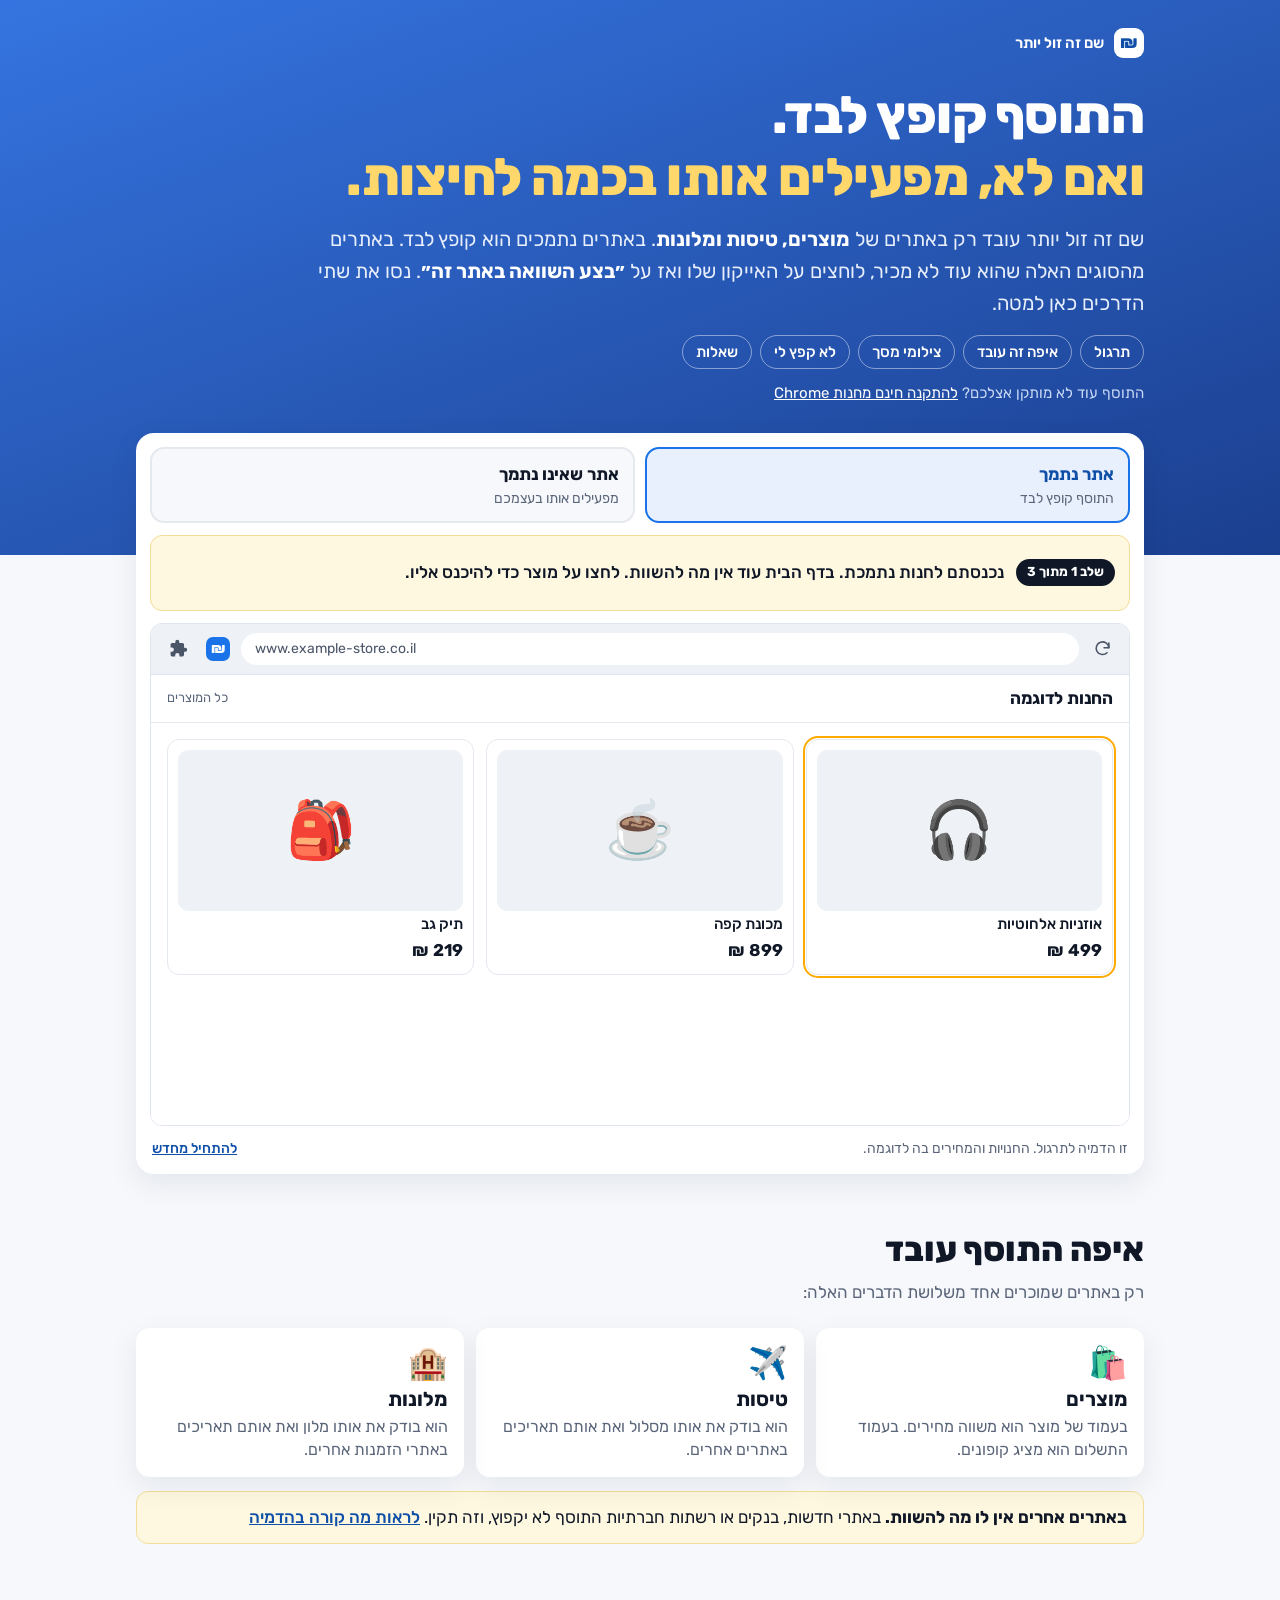
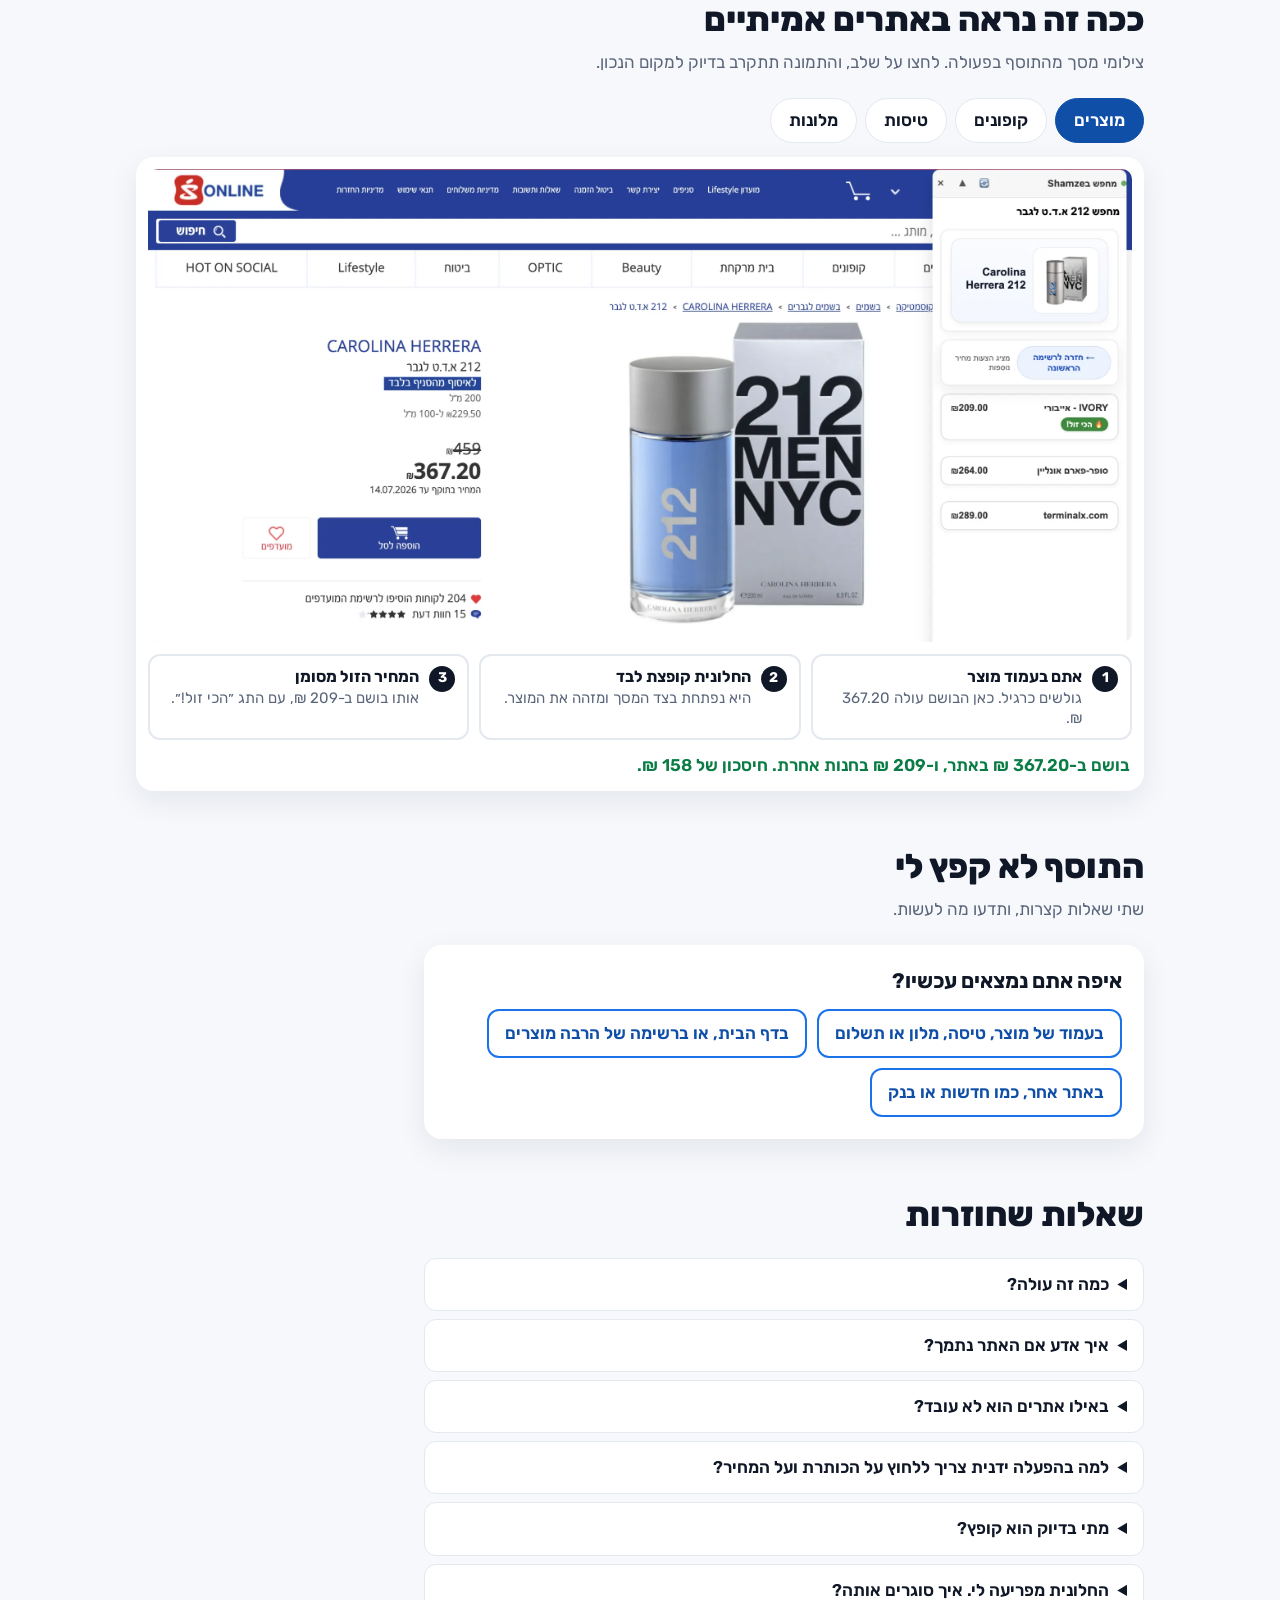
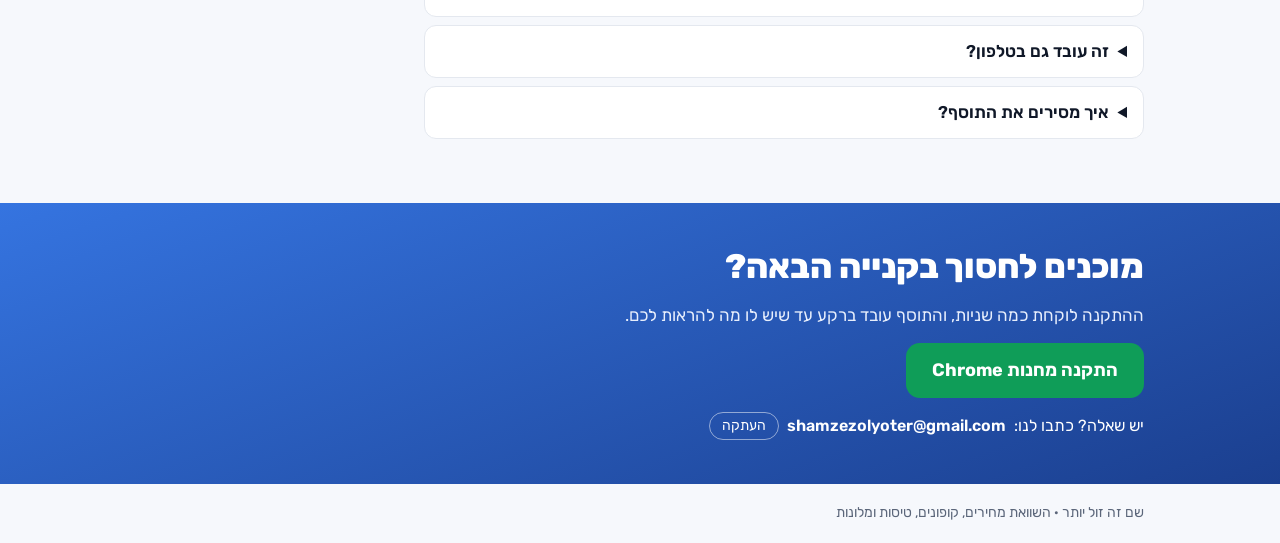
<file: guide/index.html>
<!doctype html>
<html lang="he" dir="rtl">
<head>
<meta charset="UTF-8">
<meta name="viewport" content="width=device-width, initial-scale=1.0, viewport-fit=cover">
<!--ARTIFACT-START-->
<title>מדריך שם זה זול יותר</title>
<meta name="claude:viewport-fit-sides" content="cover">
<meta name="description" content="מדריך קצר ואינטרקטיבי: התוסף עובד באתרים של מוצרים, טיסות ומלונות: הוא קופץ לבד באתרים נתמכים, ובאחרים מפעילים אותו מהאייקון דרך ״בצע השוואה באתר זה״.">
<link rel="stylesheet" href="https://fonts.googleapis.com/css2?family=Rubik:wght@400;500;600;700;800&display=swap">
<style>
/* Layout: blue brand band opens the page, the live browser simulator overlaps it, then real screenshots, troubleshooting, FAQ. */
:root {
  color-scheme: light;
  --brand: #1a73e8; --brand-dark: #0f4fa8; --brand-soft: #e8f0fe;
  --green: #0f9d58; --green-dark: #0b7c45; --green-soft: #e4f6ec;
  --yellow: #ffd76a;
  --ink: #101828; --muted: #5b667a; --line: #e4e8ef; --bg: #f6f8fc; --card: #fff;
  --chrome: #dfe5ee; --chrome-2: #eef1f6;
  --radius: 18px; --shadow: 0 10px 30px rgba(16,24,40,.08);
  --font: "Rubik", -apple-system, "Segoe UI", Arial, sans-serif;
}
* { box-sizing: border-box; }
[hidden] { display: none !important; }
html { scroll-behavior: smooth; }
img { max-width: 100%; }
body { margin: 0; background: var(--bg); color: var(--ink); font-family: var(--font); font-size: 17px; line-height: 1.6; }
.site { direction: rtl; text-align: right; overflow-x: clip; }
.wrap { max-width: 1040px; margin-inline: auto; padding-left: max(16px, env(safe-area-inset-left, 0px)); padding-right: max(16px, env(safe-area-inset-right, 0px)); }
h1, h2, h3 { line-height: 1.2; text-wrap: balance; margin: 0; }
p { margin: 0; }
button { font: inherit; color: inherit; cursor: pointer; background: none; border: 0; padding: 0; text-align: inherit; }
a { color: var(--brand-dark); }
:focus-visible { outline: 3px solid var(--yellow); outline-offset: 2px; border-radius: 6px; }
main :focus-visible { outline-color: var(--brand-dark); }

/* Hero */
.hero { background: linear-gradient(160deg, #3574e0, #1b3f8f); color: #fff; padding-block: 28px 150px; }
.brand { display: inline-flex; align-items: center; gap: 10px; font-weight: 600; font-size: 15px; }
.mark { display: inline-grid; place-items: center; width: 30px; height: 30px; border-radius: 9px; background: #fff; color: var(--brand-dark); font-weight: 800; font-size: 17px; }
.hero h1 { font-size: clamp(32px, 6vw, 52px); font-weight: 800; margin-top: 26px; letter-spacing: -.01em; }
.hero h1 em { font-style: normal; color: var(--yellow); }
.hero .lead { font-size: clamp(17px, 2.4vw, 20px); margin-top: 14px; max-width: 42em; color: #e7eefc; }
.q { font-weight: 700; color: #fff; white-space: nowrap; }
.hero .lead b { color: #fff; font-weight: 700; }
.jump { display: flex; flex-wrap: wrap; gap: 6px 8px; margin-top: 16px; }
.jump a { color: #fff; text-decoration: none; font-size: 15px; font-weight: 500; border: 1px solid rgba(255,255,255,.45); border-radius: 99px; padding: 4px 13px; }
.jump a:hover { background: rgba(255,255,255,.15); }
.hero-note { margin-top: 12px; font-size: 15px; color: #c9d8f5; }
.hero-note a { color: #fff; }

/* Simulator */
.sim { margin-top: -122px; background: var(--card); border-radius: var(--radius); box-shadow: var(--shadow); padding: 14px; display: grid; gap: 12px; position: relative; }
.sim-tabs { display: grid; grid-template-columns: 1fr 1fr; gap: 10px; }
.sim-tab { border: 2px solid var(--line); border-radius: 14px; padding: 12px 14px; background: var(--bg); display: grid; gap: 2px; transition: border-color .15s, background .15s; }
.sim-tab b { font-size: 17px; font-weight: 700; }
.sim-tab span { font-size: 14px; color: var(--muted); line-height: 1.35; }
.sim-tab:hover { border-color: #b8cdf3; }
.sim-tab[aria-selected="true"] { border-color: var(--brand); background: var(--brand-soft); }
.sim-tab[aria-selected="true"] b { color: var(--brand-dark); }

.sim-tab.ok b::after { content: " ✓"; color: var(--green-dark); }
.site-row { display: flex; flex-wrap: wrap; align-items: center; gap: 8px; font-size: 15px; color: var(--muted); }
.site-row button { border: 1px solid var(--line); border-radius: 99px; padding: 4px 14px; font-weight: 500; color: var(--ink); background: #fff; }
.site-row button:hover { border-color: var(--brand); }
.site-row button[aria-pressed="true"] { background: var(--ink); border-color: var(--ink); color: #fff; }
.guide { display: flex; gap: 12px; align-items: center; background: #fff8e1; border: 1px solid #f4dd98; border-radius: 12px; padding: 12px 14px; min-height: 76px; }
.guide.done { background: var(--green-soft); border-color: #a9e0c3; }
.guide-step { flex: none; font-size: 13px; font-weight: 700; background: var(--ink); color: #fff; border-radius: 99px; padding: 3px 11px; white-space: nowrap; }
.guide.done .guide-step { background: var(--green-dark); }
.guide-body { min-width: 0; flex: 1; }
.guide-text { font-weight: 500; line-height: 1.4; }
.guide-link { font-size: 14px; color: var(--brand-dark); text-decoration: underline; margin-top: 3px; display: inline-block; }
.guide-next { display: inline-block; margin-top: 7px; background: var(--green-dark); color: #fff; font-weight: 600; font-size: 15px; border-radius: 10px; padding: 6px 14px; }
@keyframes nudge { 25% { transform: translateX(-5px); } 75% { transform: translateX(5px); } }
.guide.nudge { animation: nudge .25s 2; }

/* Pretend browser */
.browser { border: 1px solid var(--chrome); border-radius: 12px; overflow: hidden; background: #fff; }
.toolbar { display: flex; align-items: center; gap: 6px; background: var(--chrome-2); padding: 8px 10px; border-bottom: 1px solid var(--chrome); }
.tb-ico { width: 34px; height: 34px; flex: none; display: grid; place-items: center; border-radius: 50%; color: #4a5568; position: relative; }
button.tb-ico:hover { background: var(--chrome); }
.tb-ico svg { width: 19px; height: 19px; }
.ext-ico { font-weight: 800; }
.ext-ico i { font-style: normal; display: grid; place-items: center; width: 24px; height: 24px; border-radius: 7px; background: var(--brand); color: #fff; font-size: 14px; }
.url { flex: 1; min-width: 0; background: #fff; border-radius: 99px; padding: 5px 14px; font-size: 14px; color: #4a5568; direction: ltr; text-align: left; white-space: nowrap; overflow: hidden; text-overflow: ellipsis; }
@keyframes pulse { 0% { box-shadow: 0 0 0 0 rgba(255,170,0,.85); } 70% { box-shadow: 0 0 0 13px rgba(255,170,0,0); } 100% { box-shadow: 0 0 0 0 rgba(255,170,0,0); } }
.hint { animation: pulse 1.4s infinite; outline: 2px solid #ffaa00; outline-offset: 1px; }
.tb-ico.hint { border-radius: 50%; }

.viewport { position: relative; height: 450px; overflow: hidden; background: #fff; }
.shop { height: 100%; overflow: hidden; display: flex; flex-direction: column; transition: padding .35s; }
.shop.room-right { padding-right: 290px; }
.shop.room-left { padding-left: 290px; }
.shop-head { display: flex; justify-content: space-between; align-items: center; gap: 10px; padding: 10px 16px; border-bottom: 1px solid var(--line); font-weight: 700; }
.shop-head small { font-weight: 400; color: var(--muted); font-size: 13px; }
.shop-body { padding: 16px; flex: 1; min-height: 0; }
.grid { display: grid; grid-template-columns: repeat(3, 1fr); gap: 12px; }
.tile { border: 1px solid var(--line); border-radius: 12px; padding: 10px; display: grid; grid-template-columns: minmax(0, 1fr); gap: 4px; background: #fff; min-width: 0; }
.tile:hover { border-color: var(--brand); }
.pic { display: grid; place-items: center; background: var(--chrome-2); border-radius: 10px; font-size: 56px; aspect-ratio: 16 / 9; line-height: 1; }
.product .pic { aspect-ratio: 4 / 3; }
.tile b { font-size: 15px; font-weight: 500; line-height: 1.25; }
.tile .cost { font-weight: 700; }
.product { display: flex; gap: 18px; max-width: 620px; flex-wrap: wrap; }
.product .pic { width: 190px; font-size: 80px; flex: none; }
.product h3 { font-size: 22px; font-weight: 700; }
.product .price { font-size: 30px; font-weight: 800; margin-block: 6px 10px; }
.product .note { color: var(--muted); font-size: 15px; }
.pick { border-radius: 8px; padding: 0 6px; display: block; }
.news h3 { font-size: 19px; font-weight: 700; }
.news p { color: var(--muted); margin-block: 2px 16px; }
.shop.selecting .shop-body { padding-top: 165px; }
.sel { position: absolute; top: 10px; left: 50%; transform: translateX(-50%); width: min(320px, calc(100% - 24px)); background: #fff; border-top: 4px solid #4CAF50; border-radius: 12px; padding: 12px 16px; box-shadow: 0 6px 18px rgba(16,24,40,.22); text-align: center; display: grid; gap: 4px; z-index: 3; line-height: 1.35; }
.sel small { color: #666; font-size: 13px; }
.sel b { font-weight: 700; overflow-wrap: anywhere; }
.sel-btns { display: flex; justify-content: center; gap: 14px; margin-top: 6px; }
.sel-v, .sel-x { width: 46px; height: 36px; border-radius: 8px; color: #fff; font-weight: 700; text-align: center; }
.sel-v { background: var(--green-dark); }
.sel-x { background: #c9372c; }
.fake-buy { display: inline-block; background: var(--ink); color: #fff; border-radius: 10px; padding: 8px 18px; font-weight: 600; font-size: 15px; }

/* The extension's side panel, drawn after the real one */
.panel { position: absolute; top: 0; bottom: 0; right: 0; width: min(290px, 76%); background: #fff; box-shadow: 0 0 26px rgba(16,24,40,.22); display: flex; flex-direction: column; transition: transform .35s cubic-bezier(.2,.8,.3,1); z-index: 2; }
.panel.left { right: auto; left: 0; }
.panel[hidden] { display: none; }
.panel.collapsed { bottom: auto; }
.panel.enter { transform: translateX(105%); }
.panel.left.enter { transform: translateX(-105%); }
.panel-head { display: flex; align-items: center; gap: 2px; padding: 8px 10px; background: var(--brand); color: #fff; font-weight: 600; font-size: 15px; }
.panel-head .t { flex: 1; min-width: 0; }
.ph-btn { width: 30px; height: 30px; flex: none; display: grid; place-items: center; border-radius: 8px; font-size: 14px; }
.ph-btn:hover { background: rgba(255,255,255,.2); }
.panel-body { padding: 10px; display: grid; gap: 8px; overflow: auto; align-content: start; flex: 1; }
.panel.collapsed .panel-body { display: none; }
.p-item { display: flex; gap: 10px; align-items: center; background: var(--brand-soft); border-radius: 12px; padding: 8px; font-weight: 600; font-size: 15px; line-height: 1.25; }
.p-item i { font-style: normal; font-size: 26px; }
.fld { display: grid; gap: 1px; border: 1px solid var(--line); border-radius: 9px; padding: 4px 10px; line-height: 1.3; }
.fld small { color: var(--muted); font-size: 12px; }
.offer { display: grid; grid-template-columns: 1fr auto; gap: 2px 8px; border: 1px solid var(--line); border-radius: 12px; padding: 9px 11px; width: 100%; background: #fff; box-shadow: 0 2px 6px rgba(16,24,40,.06); line-height: 1.3; }
button.offer:hover { border-color: var(--brand); }
.offer b { font-weight: 600; }
.offer .amt { font-weight: 700; }
.pill { justify-self: start; background: var(--green-dark); color: #fff; font-size: 12px; font-weight: 600; border-radius: 99px; padding: 1px 9px; }
.save { color: var(--green-dark); font-size: 13px; font-weight: 600; }
.scan { display: grid; gap: 8px; padding-block: 4px; color: var(--muted); font-size: 15px; }
.scan-bar { height: 44px; border-radius: 12px; background: linear-gradient(90deg, var(--chrome-2) 25%, #f8fafd 50%, var(--chrome-2) 75%); background-size: 200% 100%; animation: shine 1.1s linear infinite; }
@keyframes shine { to { background-position: -200% 0; } }

/* Extension popup and Chrome's puzzle menu */
.pop { position: absolute; top: 8px; left: 56px; width: min(260px, calc(100% - 24px)); background: #fff; border-radius: 14px; box-shadow: 0 12px 36px rgba(16,24,40,.28); padding: 14px; display: grid; gap: 10px; z-index: 3; }
.pop-brand { display: flex; align-items: center; gap: 8px; font-weight: 700; font-size: 15px; }
.pop-brand .mark { background: var(--brand); color: #fff; width: 26px; height: 26px; font-size: 14px; border-radius: 7px; }
.pop-green { background: #3d8b40; color: #fff; font-weight: 700; font-size: 15px; border-radius: 6px; padding: 9px 6px; text-align: center; width: 100%; }
.pop-green:hover { background: #2f7433; }
.pop-line { border: 1px solid #4CAF50; color: #3d8b40; font-weight: 700; font-size: 15px; border-radius: 6px; padding: 7px; text-align: center; }
.pop-title { font-size: 16px !important; color: var(--ink) !important; font-weight: 700 !important; }
.pop-steps { margin: 0; padding-inline-start: 20px; font-size: 14px; line-height: 1.45; }
.pop-error { color: #c9372c; font-weight: 700; text-align: center; font-size: 15px; line-height: 1.3; }
.ext-mark { background: var(--brand); color: #fff; width: 26px; height: 26px; font-size: 14px; border-radius: 7px; }
.pop-row { display: flex; align-items: center; gap: 8px; font-size: 15px; font-weight: 500; }
.pop-row .n { flex: 1; min-width: 0; }
.pin { width: 34px; height: 34px; border-radius: 50%; display: grid; place-items: center; flex: none; }
.pin:hover { background: var(--chrome-2); }
.pin svg { width: 18px; height: 18px; }
.pop h4 { margin: 0; font-size: 14px; color: var(--muted); font-weight: 500; }

.sim-foot { display: flex; justify-content: space-between; gap: 12px; flex-wrap: wrap; font-size: 14px; color: var(--muted); padding-inline: 2px; }
.restart { text-decoration: underline; color: var(--brand-dark); font-weight: 500; }

/* Sections */
section { padding-block: 56px 0; }
.sec-head { max-width: 44em; display: grid; gap: 8px; margin-bottom: 22px; }
h2 { font-size: clamp(26px, 4vw, 34px); font-weight: 800; }
.sec-head p { color: var(--muted); }

/* Where it works */
.kinds { display: grid; grid-template-columns: repeat(3, 1fr); gap: 12px; }
.kind { background: #fff; border-radius: 14px; box-shadow: var(--shadow); padding: 16px; display: grid; gap: 4px; align-content: start; min-width: 0; }
.kind-pic { font-size: 32px; line-height: 1.2; }
.kind h3 { font-size: 20px; font-weight: 700; }
.kind p { color: var(--muted); font-size: 16px; line-height: 1.45; }
.not-here { margin-top: 14px; background: #fff8e1; border: 1px solid #f4dd98; border-radius: 12px; padding: 12px 16px; }
.not-here b { font-weight: 700; }
.text-btn { color: var(--brand-dark); text-decoration: underline; font-weight: 500; }

/* Real screenshots */
.pills { display: flex; flex-wrap: wrap; gap: 8px; margin-bottom: 14px; }
.pill-tab { border: 1px solid var(--line); background: #fff; border-radius: 99px; padding: 8px 18px; font-weight: 600; }
.pill-tab:hover { border-color: var(--brand); }
.pill-tab[aria-selected="true"] { background: var(--brand-dark); border-color: var(--brand-dark); color: #fff; }
.shot { background: #fff; border-radius: var(--radius); box-shadow: var(--shadow); padding: 12px; display: grid; gap: 12px; }
.frame { position: relative; overflow: hidden; border-radius: 10px; background: var(--chrome-2); max-width: 100%; }
.frame img { position: absolute; top: 0; left: 0; width: 100%; height: 100%; max-width: none; transform-origin: 0 0; transition: transform .55s cubic-bezier(.3,.7,.2,1); display: block; }
.ring { position: absolute; border: 3px solid #ffaa00; border-radius: 10px; box-shadow: 0 0 0 2000px rgba(16,24,40,.42); transition: all .55s cubic-bezier(.3,.7,.2,1); pointer-events: none; }
.zoom-out { position: absolute; bottom: 10px; left: 10px; background: rgba(16,24,40,.85); color: #fff; font-size: 14px; font-weight: 500; border-radius: 99px; padding: 5px 14px; }
.steps { display: grid; grid-template-columns: repeat(3, 1fr); gap: 10px; }
.step { display: flex; gap: 10px; align-items: flex-start; border: 2px solid var(--line); border-radius: 12px; padding: 10px 12px; line-height: 1.35; min-width: 0; }
.step:hover { border-color: #b8cdf3; }
.step[aria-pressed="true"] { border-color: #ffaa00; background: #fff8e1; }
.step i { font-style: normal; flex: none; width: 26px; height: 26px; display: grid; place-items: center; border-radius: 50%; background: var(--ink); color: #fff; font-size: 14px; font-weight: 700; }
.step b { display: block; font-weight: 700; font-size: 16px; }
.step span { font-size: 15px; color: var(--muted); display: block; }
.shot-sum { font-weight: 600; color: var(--green-dark); padding-inline: 2px; }

/* Troubleshooter */
.helper { background: #fff; border-radius: var(--radius); box-shadow: var(--shadow); padding: 22px; display: grid; gap: 14px; max-width: 720px; }
.helper-q { font-size: 21px; font-weight: 700; line-height: 1.3; }
.helper-a { color: var(--ink); }
.helper-opts { display: flex; flex-wrap: wrap; gap: 10px; }
.opt { border: 2px solid var(--brand); color: var(--brand-dark); border-radius: 12px; padding: 9px 16px; font-weight: 600; }
.opt:hover { background: var(--brand-soft); }
.opt.solid { background: var(--brand); color: #fff; }
.opt.solid:hover { background: var(--brand-dark); }
.opt.quiet { border-color: var(--line); color: var(--muted); font-weight: 500; }

/* FAQ */
.faq { display: grid; gap: 8px; max-width: 720px; }
.faq details { background: #fff; border: 1px solid var(--line); border-radius: 12px; padding: 12px 16px; }
.faq summary { font-weight: 600; cursor: pointer; }
.faq details p { margin-top: 8px; color: #2f3a4d; }

/* Closing */
.end { margin-top: 64px; background: linear-gradient(160deg, #3574e0, #1b3f8f); color: #fff; padding-block: 44px; }
.end-in { display: grid; gap: 14px; justify-items: start; }
.end h2 { color: #fff; }
.end p { color: #e7eefc; max-width: 40em; }
.install { display: inline-block; background: var(--green); color: #fff; font-weight: 700; font-size: 18px; border-radius: 14px; padding: 13px 26px; text-decoration: none; }
.install:hover { background: var(--green-dark); }
.mail { display: flex; flex-wrap: wrap; align-items: center; gap: 8px; font-size: 16px; }
.mail code { font-family: inherit; font-weight: 600; direction: ltr; unicode-bidi: isolate; user-select: all; }
.copy { border: 1px solid rgba(255,255,255,.5); border-radius: 99px; padding: 2px 12px; font-size: 14px; color: #fff; }
.copy:hover { background: rgba(255,255,255,.15); }
footer { padding-block: 18px; font-size: 14px; color: var(--muted); }

@media (max-width: 720px) {
  body { font-size: 16px; }
  .hero { padding-block: 22px 140px; }
  .sim { padding: 10px; }
  .sim-tab { padding: 9px 10px; }
  .sim-tab b { font-size: 15px; line-height: 1.25; }
  .sim-tab span { font-size: 13px; }
  .guide { flex-direction: column; align-items: flex-start; gap: 6px; min-height: 112px; }
  .viewport { height: 420px; }
  .shop.room-right, .shop.room-left { padding: 0; }
  .shop-body { padding: 10px; }
  .grid { gap: 7px; }
  .tile { padding: 6px; }
  .tile b { font-size: 13px; }
  .tile .cost { font-size: 14px; }
  .pic { font-size: 34px; }
  .zoom-out { font-size: 12px; padding: 3px 10px; bottom: 6px; left: 6px; }
  .product .pic { width: 110px; font-size: 50px; }
  .product h3 { font-size: 18px; }
  .product .price { font-size: 23px; }
  .tb-ico.deco { display: none; }
  .pop { left: 8px; }
  .steps, .kinds { grid-template-columns: 1fr; }
  .shop.selecting .shop-body { padding-top: 175px; }
  .helper { padding: 16px; }
}
@media (prefers-reduced-motion: reduce) {
  html { scroll-behavior: auto; }
  *, *::before, *::after { animation: none !important; transition: none !important; }
}
</style>
<!--ARTIFACT-HEAD-END-->
</head>
<body>
<!--ARTIFACT-BODY-START-->
<div class="site" dir="rtl" lang="he">

<header class="hero">
  <div class="wrap">
    <div class="brand"><span class="mark" aria-hidden="true">₪</span> שם זה זול יותר</div>
    <h1>התוסף קופץ לבד.<br><em>ואם לא, מפעילים אותו בכמה לחיצות.</em></h1>
    <p class="lead">שם זה זול יותר עובד רק באתרים של <b>מוצרים, טיסות ומלונות</b>. באתרים נתמכים הוא קופץ לבד. באתרים מהסוגים האלה שהוא עוד לא מכיר, לוחצים על האייקון שלו ואז על <span class="q">״בצע השוואה באתר זה״</span>. נסו את שתי הדרכים כאן למטה.</p>
    <nav class="jump" aria-label="ניווט במדריך"><a href="#sim">תרגול</a><a href="#where">איפה זה עובד</a><a href="#real">צילומי מסך</a><a href="#help">לא קפץ לי</a><a href="#faq">שאלות</a></nav>
    <p class="hero-note">התוסף עוד לא מותקן אצלכם? <a href="https://chromewebstore.google.com/detail/neigoggljhfnodeneidndcflnclldnpm">להתקנה חינם מחנות Chrome</a></p>
  </div>
</header>

<main>
  <div class="wrap">
    <div class="sim" id="sim">
      <div class="sim-tabs" role="tablist" aria-label="בחירת סוג אתר">
        <button class="sim-tab" id="tab-auto" role="tab" aria-selected="true" data-act="scen" data-v="auto"><b>אתר נתמך</b><span>התוסף קופץ לבד</span></button>
        <button class="sim-tab" id="tab-manual" role="tab" aria-selected="false" data-act="scen" data-v="manual"><b>אתר שאינו נתמך</b><span>מפעילים אותו בעצמכם</span></button>
      </div>
      <div class="site-row" id="siteRow" hidden>
        <span>על איזה אתר לתרגל?</span>
        <button data-act="site" data-v="shop">חנות</button>
        <button data-act="site" data-v="hotel">מלונות</button>
        <button data-act="site" data-v="flight">טיסות</button>
        <button data-act="site" data-v="news">חדשות</button>
      </div>
      <div class="guide" id="guide" aria-live="polite">
        <span class="guide-step" id="guideStep"></span>
        <div class="guide-body"><div class="guide-text" id="guideText"></div><div id="guideExtra"></div></div>
      </div>
      <div class="browser">
        <div class="toolbar">
          <span class="tb-ico deco" aria-hidden="true"><svg viewBox="0 0 24 24" fill="none" stroke="currentColor" stroke-width="2" stroke-linecap="round" stroke-linejoin="round"><path d="M20 11a8 8 0 1 0-2.3 6.3"/><path d="M20 5v6h-6"/></svg></span>
          <div class="url" id="url"></div>
          <button class="tb-ico ext-ico" id="extIco" data-act="icon" aria-label="אייקון התוסף שם זה זול יותר"><i>₪</i></button>
          <button class="tb-ico" id="puzzle" data-act="puzzle" aria-label="תפריט התוספים של Chrome (חלק הפאזל)"><svg viewBox="0 0 24 24" fill="currentColor"><path d="M20.5 11H19V7a2 2 0 0 0-2-2h-4V3.5a2.5 2.5 0 0 0-5 0V5H4a2 2 0 0 0-2 2v3.8h1.5a2.7 2.7 0 0 1 0 5.4H2V20a2 2 0 0 0 2 2h3.8v-1.5a2.7 2.7 0 0 1 5.4 0V22H17a2 2 0 0 0 2-2v-4h1.5a2.5 2.5 0 0 0 0-5Z"/></svg></button>
        </div>
        <div class="viewport" id="viewport">
          <div class="shop" id="page"></div>
          <aside class="panel" id="panel" hidden aria-label="חלונית התוסף"></aside>
          <div class="sel" id="sel" hidden></div>
          <div class="pop" id="pop" hidden></div>
        </div>
      </div>
      <div class="sim-foot">
        <span>זו הדמיה לתרגול. החנויות והמחירים בה לדוגמה.</span>
        <button class="restart" data-act="restart">להתחיל מחדש</button>
      </div>
    </div>

    <section id="where">
      <div class="sec-head">
        <h2>איפה התוסף עובד</h2>
        <p>רק באתרים שמוכרים אחד משלושת הדברים האלה:</p>
      </div>
      <div class="kinds">
        <div class="kind"><span class="kind-pic" aria-hidden="true">🛍️</span><h3>מוצרים</h3><p>בעמוד של מוצר הוא משווה מחירים. בעמוד התשלום הוא מציג קופונים.</p></div>
        <div class="kind"><span class="kind-pic" aria-hidden="true">✈️</span><h3>טיסות</h3><p>הוא בודק את אותו מסלול ואת אותם תאריכים באתרים אחרים.</p></div>
        <div class="kind"><span class="kind-pic" aria-hidden="true">🏨</span><h3>מלונות</h3><p>הוא בודק את אותו מלון ואת אותם תאריכים באתרי הזמנות אחרים.</p></div>
      </div>
      <p class="not-here"><b>באתרים אחרים אין לו מה להשוות.</b> באתרי חדשות, בנקים או רשתות חברתיות התוסף לא יקפוץ, וזה תקין. <button class="text-btn" id="tryNews">לראות מה קורה בהדמיה</button></p>
    </section>

    <section id="real">
      <div class="sec-head">
        <h2>ככה זה נראה באתרים אמיתיים</h2>
        <p>צילומי מסך מהתוסף בפעולה. לחצו על שלב, והתמונה תתקרב בדיוק למקום הנכון.</p>
      </div>
      <div class="pills" role="tablist" aria-label="סוגי השוואה" id="pills"></div>
      <div class="shot">
        <div class="frame" id="frame"></div>
        <div class="steps" id="steps"></div>
        <p class="shot-sum" id="shotSum"></p>
      </div>
    </section>

    <section id="help">
      <div class="sec-head">
        <h2>התוסף לא קפץ לי</h2>
        <p>שתי שאלות קצרות, ותדעו מה לעשות.</p>
      </div>
      <div class="helper" id="helper" aria-live="polite"></div>
    </section>

    <section id="faq">
      <div class="sec-head"><h2>שאלות שחוזרות</h2></div>
      <div class="faq">
        <details><summary>כמה זה עולה?</summary><p>התוסף חינם לחלוטין, ולא צריך להירשם כדי להשתמש בו.</p></details>
        <details><summary>איך אדע אם האתר נתמך?</summary><p>לא צריך לבדוק מראש. אם התוסף קפץ, האתר נתמך. אם הוא לא קפץ באתר של מוצרים, טיסות או מלונות, לחצו על האייקון שלו ועל ״בצע השוואה באתר זה״.</p></details>
        <details><summary>באילו אתרים הוא לא עובד?</summary><p>בכל אתר שאין בו מוצר, טיסה או מלון, למשל חדשות, בנקים ורשתות חברתיות. באתר כזה תוצג ההודעה ״לא ניתן לבצע השוואה באתר זה״.</p></details>
        <details><summary>למה בהפעלה ידנית צריך ללחוץ על הכותרת ועל המחיר?</summary><p>באתר שהתוסף לא מכיר הוא עוד לא יודע איפה כתובים שם המוצר והמחיר שלו. שתי הלחיצות מראות לו מה לחפש. במלונות ובטיסות ממלאים במקום זה טופס קצר.</p></details>
        <details><summary>מתי בדיוק הוא קופץ?</summary><p>בעמוד של מוצר הוא משווה מחירים, בעמוד התשלום הוא מציג קופונים, ובחיפוש טיסה או מלון הוא בודק את אותם תאריכים באתרים אחרים.</p></details>
        <details><summary>החלונית מפריעה לי. איך סוגרים אותה?</summary><p>✕ סוגר אותה, ▲ ממזער אותה, והחץ מעביר אותה לצד השני של המסך. אפשר לנסות את כל אלה בהדמיה למעלה.</p></details>
        <details><summary>זה עובד גם בטלפון?</summary><p>התוסף מיועד לדפדפן Chrome במחשב. בטלפון אפשר לחפש מחירים וקופונים ב<a href="https://shamze.com/cupons.html">אתר של שם זה זול יותר</a>.</p></details>
        <details><summary>איך מסירים את התוסף?</summary><p>לחיצה ימנית על אייקון התוסף, ואז ״הסרה מ-Chrome״. אפשר להסיר בכל רגע.</p></details>
      </div>
    </section>
  </div>

  <div class="end">
    <div class="wrap end-in">
      <h2>מוכנים לחסוך בקנייה הבאה?</h2>
      <p>ההתקנה לוקחת כמה שניות, והתוסף עובד ברקע עד שיש לו מה להראות לכם.</p>
      <a class="install" href="https://chromewebstore.google.com/detail/neigoggljhfnodeneidndcflnclldnpm">התקנה מחנות Chrome</a>
      <div class="mail">יש שאלה? כתבו לנו: <code id="mailAddr">shamzezolyoter@gmail.com</code> <button class="copy" id="copyMail">העתקה</button></div>
    </div>
  </div>
</main>

<footer><div class="wrap">שם זה זול יותר · השוואת מחירים, קופונים, טיסות ומלונות</div></footer>
</div>

<script>
(function () {
  var $ = function (id) { return document.getElementById(id); };
  var money = function (n) { return n.toLocaleString('he-IL') + ' ₪'; };

  /* ---------- Simulator ---------- */
  var STORE_ITEMS = [
    { pic: '🎧', name: 'אוזניות אלחוטיות', price: 499, offers: [['חנות א׳', 379], ['חנות ב׳', 429], ['חנות ג׳', 459]] },
    { pic: '☕', name: 'מכונת קפה', price: 899, offers: [['חנות ב׳', 749], ['חנות ג׳', 799], ['חנות א׳', 849]] },
    { pic: '🎒', name: 'תיק גב', price: 219, offers: [['חנות ג׳', 159], ['חנות א׳', 179], ['חנות ב׳', 199]] }
  ];
  var SITES = {
    shop: { type: 'product', shop: 'החנות הקטנה של השכונה', url: 'www.neighborhood-shop.example/lamp',
      item: { pic: '💡', name: 'מנורת שולחן', price: 249, buy: 'הוספה לסל', offers: [['חנות ב׳', 189], ['חנות א׳', 215], ['חנות ג׳', 239]] } },
    hotel: { type: 'hotel', shop: 'מלונות קטנים', url: 'www.small-hotels.example/sea-hotel',
      item: { pic: '🏨', name: 'מלון הים', note: 'שבוע, 12.10 עד 19.10', price: 6100, buy: 'להזמנה', offers: [['אתר א׳', 5400], ['אתר ב׳', 5650], ['אתר ג׳', 5900]] },
      fields: [['עיר', 'תל אביב'], ['תאריך כניסה', '12.10.2026'], ['תאריך יציאה', '19.10.2026'], ['אורחים', '2']] },
    flight: { type: 'flight', shop: 'טיסות בקליק', url: 'www.click-flights.example/lca',
      item: { pic: '✈️', name: 'תל אביב–לרנקה', note: 'הלוך ושוב, 12.10 עד 19.10', price: 120, cur: '$', buy: 'להזמנה', offers: [['סוכנות א׳', 89], ['סוכנות ב׳', 97], ['סוכנות ג׳', 110]] },
      fields: [['מוצא', 'תל אביב (TLV)'], ['יעד', 'לרנקה (LCA)'], ['תאריך יציאה', '12.10.2026'], ['תאריך חזרה', '19.10.2026']] },
    news: { type: 'none', shop: 'חדשות היום', url: 'www.daily-news.example' }
  };
  var COMPARE_LABEL = 'בצע השוואה באתר זה';
  var TYPE_BUTTONS = [['product', 'השוואת מוצר'], ['hotel', 'השוואת מלונות'], ['flight', 'השוואת טיסות']];

  var s, timers = [], finished = {};
  function later(fn, ms) { timers.push(setTimeout(fn, ms)); }
  function clearTimers() { timers.forEach(clearTimeout); timers = []; }
  function priceOf(item, n) { return item.cur ? item.cur + n.toLocaleString('he-IL') : money(n); }

  function start(scen, opts) {
    opts = opts || {};
    clearTimers();
    var site = opts.site || 'shop';
    s = {
      scen: scen, site: site,
      item: scen === 'manual' ? SITES[site].item || null : null,
      stage: scen === 'manual' ? 'noPanel' : 'home',
      pinned: !opts.unpinned,
      panelSide: 'right', collapsed: false
    };
    if (scen === 'manual' && !s.pinned) s.stage = 'unpinned';
    draw();
  }

  function site() { return SITES[s.site]; }
  function inStages() { for (var i = 0; i < arguments.length; i++) if (s.stage === arguments[i]) return true; return false; }

  function pageHtml() {
    if (s.scen === 'auto' && !s.item) {
      return '<div class="shop-head"><span>החנות לדוגמה</span><small>כל המוצרים</small></div><div class="shop-body"><div class="grid">' +
        STORE_ITEMS.map(function (p, i) {
          return '<button class="tile' + (i === 0 ? ' hint' : '') + '" data-act="open" data-v="' + i + '"><span class="pic" aria-hidden="true">' + p.pic + '</span><b>' + p.name + '</b><span class="cost">' + money(p.price) + '</span></button>';
        }).join('') + '</div></div>';
    }
    if (s.scen === 'manual' && s.site === 'news') {
      return '<div class="shop-head"><span>חדשות היום</span></div><div class="shop-body news"><h3>מזג האוויר: גשם קל בסוף השבוע</h3><p>התחזית לימים הקרובים, עיר אחר עיר.</p><h3>הליגה חוזרת אחרי הפגרה</h3><p>כל מה שצריך לדעת לקראת המחזור הבא.</p></div>';
    }
    var p = s.item;
    var shop = s.scen === 'auto' ? 'החנות לדוגמה' : site().shop;
    var title = '<h3>' + p.name + '</h3>', price = '<div class="price">' + priceOf(p, p.price) + '</div>';
    if (s.stage === 'pickTitle') title = '<button class="pick hint" data-act="pickTitle"><h3>' + p.name + '</h3></button>';
    if (s.stage === 'pickPrice') price = '<button class="pick hint" data-act="pickPrice"><div class="price">' + priceOf(p, p.price) + '</div></button>';
    return '<div class="shop-head"><span>' + shop + '</span></div><div class="shop-body"><div class="product"><span class="pic" aria-hidden="true">' + p.pic + '</span><div>' + title + (p.note ? '<div class="note">' + p.note + '</div>' : '') + price + '<span class="fake-buy">' + (p.buy || 'הוספה לסל') + '</span></div></div></div>';
  }

  function panelHtml() {
    var p = s.item;
    var arrow = s.panelSide === 'right' ? '←' : '→';
    var head = '<div class="panel-head"><span class="t">שם זה זול יותר</span>' +
      '<button class="ph-btn" data-act="collapse" aria-label="' + (s.collapsed ? 'הרחבת החלונית' : 'מזעור החלונית') + '">' + (s.collapsed ? '▼' : '▲') + '</button>' +
      '<button class="ph-btn" data-act="side" aria-label="העברת החלונית לצד השני">' + arrow + '</button>' +
      '<button class="ph-btn" data-act="closePanel" aria-label="סגירת החלונית">✕</button></div>';
    if (s.stage === 'form') {
      var title = site().type === 'hotel' ? 'חיפוש מלונות ידני' : 'חיפוש טיסה ידני';
      return head + '<div class="panel-body"><b>' + title + '</b>' + site().fields.map(function (f) {
        return '<div class="fld"><small>' + f[0] + '</small><span>' + f[1] + '</span></div>';
      }).join('') + '<button class="pop-green hint" data-act="formSearch">חיפוש</button></div>';
    }
    var item = '<div class="p-item"><i aria-hidden="true">' + p.pic + '</i><span>' + p.name + '</span></div>';
    if (s.stage === 'scanning') {
      return head + '<div class="panel-body">' + item + '<div class="scan">מחפש באתרים אחרים…<div class="scan-bar"></div><div class="scan-bar"></div></div></div>';
    }
    var rows = p.offers.map(function (o, i) {
      var inner = '<b>' + o[0] + '</b><span class="amt">' + priceOf(p, o[1]) + '</span>' +
        (i === 0 ? '<span class="pill">הכי זול!</span>' : '<span></span>') +
        '<span class="save">חיסכון של ' + priceOf(p, p.price - o[1]) + '</span>';
      return i === 0
        ? '<button class="offer' + (s.stage === 'results' ? ' hint' : '') + '" data-act="buy">' + inner + '</button>'
        : '<div class="offer">' + inner + '</div>';
    }).join('');
    return head + '<div class="panel-body">' + item + rows + '</div>';
  }

  /* The popup and its dialogs follow the extension's own popup.html */
  function popHtml() {
    var error = s.stage === 'blocked' ? '<div class="pop-error">לא ניתן לבצע השוואה באתר זה</div>' : '';
    if (inStages('popup', 'blocked')) {
      return '<button class="pop-green' + (s.stage === 'popup' ? ' hint' : '') + '" data-act="compare">' + COMPARE_LABEL + '</button>' +
        '<span class="pop-line">המוצרים שלי</span><span class="pop-line">מדריך</span>' + error;
    }
    if (s.stage === 'type') {
      var want = site().type === 'none' ? 'product' : site().type;
      return '<h4 class="pop-title">מה תרצה להשוות?</h4>' + TYPE_BUTTONS.map(function (b) {
        return '<button class="pop-green' + (b[0] === want ? ' hint' : '') + '" data-act="chooseType" data-v="' + b[0] + '">' + b[1] + '</button>';
      }).join('');
    }
    if (s.stage === 'howto') {
      return '<h4 class="pop-title">כדי לבצע השוואה, יש לבצע:</h4><ol class="pop-steps"><li>להיכנס לעמוד מוצר</li><li>ללחוץ על ״עמוד מוצר פתוח״</li><li>ללחוץ על כותרת המוצר ולאשר (V)</li><li>ללחוץ על מחיר המוצר ולאשר (V)</li></ol>' +
        '<button class="pop-green hint" data-act="pageOpen">עמוד מוצר פתוח</button>';
    }
    if (s.stage === 'puzzle') {
      return '<h4>תוספים</h4><div class="pop-row"><span class="mark ext-mark" aria-hidden="true">₪</span><span class="n">שם זה זול יותר</span><button class="pin hint" data-act="pin" aria-label="הצמדת התוסף לסרגל"><svg viewBox="0 0 24 24" fill="currentColor"><path d="M16 3H8v2l1.5 1.5V12L6 15v2h5.2v5h1.6v-5H18v-2l-3.5-3V6.5L16 5V3Z"/></svg></button></div>';
    }
    return '';
  }

  /* The small panel the extension shows at the top of the page while picking title and price */
  function selHtml() {
    var p = s.item;
    switch (s.stage) {
      case 'pickTitle': return '<small>שלב 1 מתוך 2 · כותרת המוצר</small><b>לחץ על כותרת המוצר (Esc לביטול)</b>';
      case 'confirmTitle': return '<small>שלב 1 מתוך 2 · כותרת המוצר</small><b>כותרת המוצר: ' + p.name + '</b><div class="sel-btns"><button class="sel-v hint" data-act="okTitle" aria-label="אישור">V</button><button class="sel-x" data-act="noTitle" aria-label="בחירה מחדש">X</button></div>';
      case 'pickPrice': return '<small>שלב 2 מתוך 2 · מחיר המוצר</small><b>לחץ על מחיר המוצר (Esc לביטול)</b>';
      case 'confirmPrice': return '<small>שלב 2 מתוך 2 · מחיר המוצר</small><b>מחיר המוצר: ' + priceOf(p, p.price) + '</b><div class="sel-btns"><button class="sel-v hint" data-act="okPrice" aria-label="אישור">V</button><button class="sel-x" data-act="noPrice" aria-label="בחירה מחדש">X</button></div>';
      case 'saved': return '<b>ההשוואה הוגדרה לאתר זה</b>';
    }
    return '';
  }

  function stepLabel() {
    if (s.scen === 'auto') return 'שלב ' + (s.stage === 'home' ? 1 : s.stage === 'scanning' ? 2 : 3) + ' מתוך 3';
    var type = site().type;
    var map = type === 'product'
      ? { noPanel: 1, popup: 2, type: 3, howto: 4, pickTitle: 5, confirmTitle: 5, pickPrice: 6, confirmPrice: 6, saved: 7, scanning: 7, results: 7 }
      : type === 'none' ? { noPanel: 1, popup: 2, type: 3 }
      : { noPanel: 1, popup: 2, type: 3, form: 4, scanning: 5, results: 5 };
    var total = type === 'product' ? 7 : type === 'none' ? 3 : 5;
    return 'שלב ' + map[s.stage] + ' מתוך ' + total;
  }

  function guideFor() {
    var n = stepLabel(), type = s.scen === 'manual' ? site().type : 'product';
    switch (s.stage) {
      case 'home': return { n: n, t: 'נכנסתם לחנות נתמכת. בדף הבית עוד אין מה להשוות. לחצו על מוצר כדי להיכנס אליו.' };
      case 'noPanel':
        if (type === 'none') return { n: n, t: 'זה אתר חדשות, ולכן התוסף לא קפץ. נראה מה קורה אם בכל זאת מנסים. לחצו על אייקון התוסף, המסומן למעלה.' };
        return { n: n, t: 'התוסף לא קפץ, כי הוא עוד לא מכיר את האתר הזה. לחצו על אייקון התוסף, המסומן למעלה.', link: { act: 'unpin', label: 'אצלי לא מופיע אייקון כזה' } };
      case 'unpinned': return { n: 'איפה האייקון?', t: 'האייקון מוסתר בתוך תפריט התוספים של Chrome. לחצו על חלק הפאזל, המסומן למעלה.' };
      case 'puzzle': return { n: 'איפה האייקון?', t: 'לחצו על הנעץ שליד ״שם זה זול יותר״. כך האייקון יישאר תמיד ליד שורת הכתובת.' };
      case 'popup': return { n: n, t: 'נפתח החלון של התוסף. לחצו על ״' + COMPARE_LABEL + '״.' };
      case 'type':
        if (type === 'hotel') return { n: n, t: 'התוסף שואל מה להשוות. אנחנו באתר מלונות, אז לחצו על ״השוואת מלונות״.' };
        if (type === 'flight') return { n: n, t: 'התוסף שואל מה להשוות. אנחנו באתר טיסות, אז לחצו על ״השוואת טיסות״.' };
        return { n: n, t: 'התוסף שואל מה להשוות. לחצו על ״השוואת מוצר״.' };
      case 'blocked': return { n: 'זה בסדר', done: true, t: 'התוסף מציג ״לא ניתן לבצע השוואה באתר זה״, כי אין כאן מוצר להשוות. הוא מיועד לאתרים של מוצרים, טיסות ומלונות.', next: { act: 'site', v: 'shop', label: 'לתרגל על חנות' } };
      case 'howto': return { n: n, t: 'אתם כבר בעמוד המוצר, אז לחצו על ״עמוד מוצר פתוח״. החלון ייסגר ותעברו לעמוד עצמו.' };
      case 'pickTitle': return { n: n, t: 'התוסף צריך לדעת מה אתם מחפשים. לחצו על שם המוצר בעמוד, המסומן בכתום.' };
      case 'confirmTitle': return { n: n, t: 'בדקו שהכותרת נכונה ולחצו V. אם נבחר טקסט אחר, לחצו X ובחרו שוב.' };
      case 'pickPrice': return { n: n, t: 'עכשיו לחצו על מחיר המוצר בעמוד.' };
      case 'confirmPrice': return { n: n, t: 'בדקו שהמחיר נכון ולחצו V.' };
      case 'saved': return { n: n, t: 'התוסף למד איפה נמצאים השם והמחיר, ועכשיו הוא מחפש באתרים אחרים.' };
      case 'form': return { n: n, t: 'נפתח טופס חיפוש בצד המסך. באתר אמיתי ממלאים בו את הפרטים. כאן הם כבר מולאו, אז לחצו על ״חיפוש״.' };
      case 'scanning':
        if (s.scen === 'auto') return { n: n, t: 'רק נכנסתם לעמוד המוצר, והתוסף כבר קופץ לבד בצד המסך. אין צורך ללחוץ על שום דבר.' };
        return { n: n, t: 'התוסף מחפש באתרים אחרים.' };
      case 'results': return { n: n, t: 'אלה המחירים באתרים אחרים. לחצו על המחיר המסומן ״הכי זול״.' };
      case 'done':
        var a = s.scen === 'auto';
        return { n: 'סיימתם', done: true, t: 'מעולה! עברתם ל' + s.item.offers[0][0] + ' וחסכתם ' + priceOf(s.item, s.item.price - s.item.offers[0][1]) + '.',
          next: a ? { act: 'scen', v: 'manual', label: 'ואם האתר לא נתמך? נסו את זה' } : { act: 'goWhere', label: 'להמשיך במדריך' } };
      case 'closed': return { n: 'החלונית סגורה', t: 'סגרתם את החלונית, והעמוד נשאר פתוח לפניכם.', next: { act: 'restart', label: 'לנסות שוב' } };
    }
  }

  function draw() {
    var isHome = s.scen === 'auto' && !s.item, manual = s.scen === 'manual';
    $('tab-auto').setAttribute('aria-selected', !manual);
    $('tab-manual').setAttribute('aria-selected', manual);
    $('tab-auto').classList.toggle('ok', !!finished.auto);
    $('tab-manual').classList.toggle('ok', !!finished.manual);
    $('siteRow').hidden = !manual;
    [].forEach.call($('siteRow').querySelectorAll('[data-v]'), function (b) {
      b.setAttribute('aria-pressed', b.dataset.v === s.site);
    });
    $('url').textContent = manual ? site().url : 'www.example-store.co.il' + (isHome ? '' : '/product');
    $('page').innerHTML = pageHtml();

    var ext = $('extIco'), puz = $('puzzle');
    ext.hidden = !s.pinned;
    ext.classList.toggle('hint', s.stage === 'noPanel');
    puz.classList.toggle('hint', s.stage === 'unpinned');

    var showPanel = inStages('form', 'scanning', 'results', 'done');
    var panel = $('panel');
    panel.hidden = !showPanel;
    if (showPanel) {
      panel.innerHTML = panelHtml();
      panel.classList.toggle('left', s.panelSide === 'left');
      panel.classList.toggle('collapsed', s.collapsed);
    }
    $('page').className = 'shop';
    if (showPanel) $('page').classList.add(s.panelSide === 'right' ? 'room-right' : 'room-left');

    var sel = selHtml();
    $('sel').hidden = !sel;
    $('sel').innerHTML = sel;
    if (sel) $('page').classList.add('selecting');

    var pop = popHtml();
    $('pop').hidden = !pop;
    $('pop').innerHTML = pop;

    var g = guideFor(), box = $('guide');
    box.classList.toggle('done', !!g.done);
    $('guideStep').textContent = g.n;
    $('guideText').textContent = g.t;
    var extra = '';
    if (g.link) extra = '<button class="guide-link" data-act="' + g.link.act + '">' + g.link.label + '</button>';
    if (g.next) extra = '<button class="guide-next" data-act="' + g.next.act + '"' + (g.next.v ? ' data-v="' + g.next.v + '"' : '') + '>' + g.next.label + '</button>';
    $('guideExtra').innerHTML = extra;
  }

  function slideInPanel() {
    var panel = $('panel');
    panel.classList.add('enter');
    panel.getBoundingClientRect();
    panel.classList.remove('enter');
  }

  function openPanel(wait) {
    s.stage = 'scanning'; s.collapsed = false;
    draw(); slideInPanel();
    later(function () { s.stage = 'results'; draw(); }, wait);
  }

  var actions = {
    scen: function (el) { start(el.dataset.v); },
    site: function (el) { start('manual', { site: el.dataset.v, unpinned: s.scen === 'manual' && !s.pinned }); },
    restart: function () { start(s.scen, { site: s.site }); },
    open: function (el) {
      s.item = STORE_ITEMS[+el.dataset.v];
      s.stage = 'scanning';
      draw(); $('panel').hidden = true; $('page').className = 'shop';
      later(function () { draw(); slideInPanel(); }, 700);
      later(function () { s.stage = 'results'; draw(); }, 3000);
    },
    icon: function () {
      if (s.stage === 'noPanel') { s.stage = 'popup'; draw(); return; }
      if (inStages('popup', 'type', 'howto', 'blocked')) { s.stage = 'noPanel'; draw(); return; }
      nudge();
    },
    compare: function () { s.stage = 'type'; draw(); },
    chooseType: function (el) {
      var type = site().type, v = el.dataset.v;
      if (type === 'none' && v === 'product') { s.stage = 'blocked'; draw(); return; }
      if (v !== type) { nudge(); return; }
      if (v === 'product') { s.stage = 'howto'; draw(); return; }
      s.stage = 'form'; s.collapsed = false; draw(); slideInPanel();
    },
    formSearch: function () { s.stage = 'scanning'; draw(); later(function () { s.stage = 'results'; draw(); }, 1500); },
    pageOpen: function () { s.stage = 'pickTitle'; draw(); },
    pickTitle: function () { s.stage = 'confirmTitle'; draw(); },
    noTitle: function () { s.stage = 'pickTitle'; draw(); },
    okTitle: function () { s.stage = 'pickPrice'; draw(); },
    pickPrice: function () { s.stage = 'confirmPrice'; draw(); },
    noPrice: function () { s.stage = 'pickPrice'; draw(); },
    okPrice: function () { s.stage = 'saved'; draw(); later(function () { openPanel(1500); }, 1300); },
    puzzle: function () {
      if (s.stage === 'unpinned') { s.stage = 'puzzle'; draw(); return; }
      if (s.stage === 'puzzle') { s.stage = 'unpinned'; draw(); return; }
      nudge();
    },
    pin: function () { s.pinned = true; s.stage = 'noPanel'; draw(); },
    unpin: function () { start('manual', { site: s.site, unpinned: true }); },
    buy: function () { if (s.stage === 'results') { finished[s.scen] = true; s.stage = 'done'; draw(); } },
    closePanel: function () { clearTimers(); s.stage = 'closed'; draw(); },
    collapse: function () { s.collapsed = !s.collapsed; draw(); },
    side: function () { s.panelSide = s.panelSide === 'right' ? 'left' : 'right'; draw(); },
    goWhere: function () { $('where').scrollIntoView(); }
  };

  function nudge() {
    var g = $('guide');
    g.classList.remove('nudge');
    g.getBoundingClientRect();
    g.classList.add('nudge');
  }

  $('sim').addEventListener('click', function (e) {
    var el = e.target.closest('[data-act]');
    if (el) { actions[el.dataset.act](el); return; }
    if (e.target.closest('.viewport')) nudge();
  });

  document.addEventListener('keydown', function (e) {
    if (e.key === 'Escape' && inStages('pickTitle', 'confirmTitle', 'pickPrice', 'confirmPrice')) { s.stage = 'noPanel'; draw(); }
  });

  $('tryNews').addEventListener('click', function () {
    start('manual', { site: 'news' });
    $('sim').scrollIntoView();
  });

  /* ---------- Real screenshots with guided zoom ---------- */
  var SHOTS = [
    { id: 'products', label: 'מוצרים', w: 2890, h: 1388, alt: 'חלונית השוואת המחירים של התוסף בצד עמוד מוצר של בושם',
      sum: 'בושם ב-367.20 ₪ באתר, ו-209 ₪ בחנות אחרת. חיסכון של 158 ₪.',
      steps: [
        { t: 'אתם בעמוד מוצר', d: 'גולשים כרגיל. כאן הבושם עולה 367.20 ₪.', r: [21, 56, 15, 14], z: 2.3 },
        { t: 'החלונית קופצת לבד', d: 'היא נפתחת בצד המסך ומזהה את המוצר.', r: [80, 0, 20, 78], z: 1.25 },
        { t: 'המחיר הזול מסומן', d: 'אותו בושם ב-209 ₪, עם התג ״הכי זול!״.', r: [80.5, 47, 18.5, 30], z: 2.6 }
      ] },
    { id: 'coupons', label: 'קופונים', w: 2980, h: 1650, alt: 'התוסף מציג קוד קופון בעמוד התשלום, וההנחה מופיעה בסיכום ההזמנה',
      sum: 'קוד NEW10 הוריד 50.99 ₪ מהסל, בלי לחפש כלום.',
      steps: [
        { t: 'מגיעים לעמוד התשלום', d: 'התוסף קופץ עם הקופון של האתר ועם התנאים שלו.', r: [78, 0, 22, 54], z: 1.8 },
        { t: 'זה הקוד', d: 'זה הקוד שמזינים בעמוד התשלום.', r: [79, 26, 20.5, 9], z: 3 },
        { t: 'ההנחה נכנסת לסיכום', d: 'מזינים אותו בשדה הקופון, והמחיר יורד.', r: [7, 43, 26, 25], z: 2.4 }
      ] },
    { id: 'flights', label: 'טיסות', w: 3010, h: 1650, alt: 'חלונית השוואת הטיסות של התוסף לצד עמוד הזמנת טיסה',
      sum: 'תל אביב–לרנקה הלוך ושוב מ-$71, מתוך 169 טיסות שנמצאו.',
      steps: [
        { t: 'החלונית קופצת בזמן ההזמנה', d: 'אפשר להמשיך לגלוש באתר כרגיל.', r: [1.5, 0, 21.5, 96], z: 1.04 },
        { t: 'המסלול כבר מולא', d: 'התוסף מזהה לבד את היעד ואת התאריכים.', r: [1.5, 8, 21.5, 23], z: 2.6 },
        { t: 'הטיסה הזולה ראשונה', d: 'הלוך ושוב ב-$71, עם התג ״הכי זול״.', r: [2.5, 36, 20, 20], z: 2.8 }
      ] },
    { id: 'hotels', label: 'מלונות', w: 2994, h: 1523, alt: 'חלונית השוואת המלונות של התוסף לצד תוצאות חיפוש מלון',
      sum: '6,156 ₪ לשבוע באתר, מול 5,497 ₪ כולל ארוחת בוקר. חיסכון של 659 ₪.',
      steps: [
        { t: 'המחיר באתר', d: 'שבוע במלון, 6,156 ₪ לכל השהייה.', r: [14, 51.5, 9, 10], z: 3 },
        { t: 'החלונית קופצת לבד', d: 'אותו מלון ואותם תאריכים, באתרי הזמנות אחרים.', r: [78, 0, 22, 75], z: 1.3 },
        { t: 'המחיר לכל השהייה', d: '5,497 ₪ ל-7 לילות, כולל ארוחת בוקר.', r: [79, 61, 20, 14], z: 3 }
      ] }
  ];

  var frame = $('frame'), cur = 0;
  frame.innerHTML = SHOTS.map(function (x) {
    return '<img id="img-' + x.id + '" src="img/' + x.id + '.webp" alt="' + x.alt + '" width="' + x.w + '" height="' + x.h + '" hidden>';
  }).join('') + '<div class="ring" id="ring" hidden></div><button class="zoom-out" id="zoomOut" hidden>לתמונה המלאה</button>';
  $('pills').innerHTML = SHOTS.map(function (x, i) {
    return '<button class="pill-tab" role="tab" data-i="' + i + '">' + x.label + '</button>';
  }).join('');

  function clamp(v, lo, hi) { return Math.max(lo, Math.min(hi, v)); }

  function focusStep(idx) {
    var x = SHOTS[cur], img = $('img-' + x.id), ring = $('ring');
    [].forEach.call($('steps').children, function (b, i) { b.setAttribute('aria-pressed', i === idx); });
    if (idx === null) {
      img.style.transform = 'none';
      ring.hidden = true; $('zoomOut').hidden = true;
      return;
    }
    var st = x.steps[idx], r = st.r, z = st.z;
    var tx = clamp(50 - (r[0] + r[2] / 2) * z, 100 - 100 * z, 0);
    var ty = clamp(50 - (r[1] + r[3] / 2) * z, 100 - 100 * z, 0);
    img.style.transform = 'translate(' + tx + '%,' + ty + '%) scale(' + z + ')';
    ring.hidden = false; $('zoomOut').hidden = false;
    ring.style.left = (tx + r[0] * z) + '%';
    ring.style.top = (ty + r[1] * z) + '%';
    ring.style.width = (r[2] * z) + '%';
    ring.style.height = (r[3] * z) + '%';
  }

  function showShot(i) {
    cur = i;
    var x = SHOTS[i];
    SHOTS.forEach(function (o) { var im = $('img-' + o.id); im.hidden = o !== x; im.style.transform = 'none'; });
    frame.style.aspectRatio = x.w + ' / ' + x.h;
    [].forEach.call($('pills').children, function (b, n) { b.setAttribute('aria-selected', n === i); });
    $('steps').innerHTML = x.steps.map(function (st, n) {
      return '<button class="step" data-n="' + n + '" aria-pressed="false"><i>' + (n + 1) + '</i><div><b>' + st.t + '</b><span>' + st.d + '</span></div></button>';
    }).join('');
    $('shotSum').textContent = x.sum;
    focusStep(null);
  }

  $('pills').addEventListener('click', function (e) {
    var b = e.target.closest('[data-i]');
    if (b) showShot(+b.dataset.i);
  });
  $('steps').addEventListener('click', function (e) {
    var b = e.target.closest('[data-n]');
    if (b) focusStep(+b.dataset.n);
  });
  $('zoomOut').addEventListener('click', function () { focusStep(null); });

  /* ---------- "It didn't pop up" helper ---------- */
  var HELP = {
    start: { q: 'איפה אתם נמצאים עכשיו?', opts: [
      ['בעמוד של מוצר, טיסה, מלון או תשלום', 'page'],
      ['בדף הבית, או ברשימה של הרבה מוצרים', 'home'],
      ['באתר אחר, כמו חדשות או בנק', 'other'] ] },
    other: { q: 'כאן התוסף לא אמור לקפוץ', a: 'הוא עובד רק באתרים של מוצרים, טיסות ומלונות. כשתגיעו לאתר כזה, הוא יופיע או שתוכלו להפעיל אותו ידנית.', sim: ['manual', false, 'לראות את זה בהדמיה', 'news'], opts: [] },
    home: { q: 'היכנסו לעמוד של מוצר אחד', a: 'התוסף צריך לדעת מה אתם מחפשים. לחצו על המוצר שמעניין אתכם, וחכו כמה שניות.', opts: [
      ['נכנסתי, והוא עדיין לא קפץ', 'page'], ['קפץ!', 'yay'] ] },
    page: { q: 'אתם רואים את אייקון התוסף ליד שורת הכתובת?', opts: [
      ['כן, אני רואה אותו', 'icon'], ['לא', 'pin'] ] },
    icon: { q: 'מפעילים אותו ידנית', a: 'כנראה התוסף עוד לא מכיר את האתר. לחצו על האייקון ועל ״בצע השוואה באתר זה״, ובחרו מוצר, מלונות או טיסות.', sim: ['manual', false, 'לתרגל את זה בהדמיה'], opts: [
      ['זה עבד', 'yay'], ['זה לא עבד', 'mail'] ] },
    pin: { q: 'מצמידים את האייקון', a: 'לחצו על חלק הפאזל ליד שורת הכתובת, ואז על הנעץ שליד ״שם זה זול יותר״. לא מוצאים אותו ברשימה? כנראה התוסף לא מותקן.', sim: ['manual', true, 'לתרגל את זה בהדמיה'], opts: [
      ['הצמדתי, מה עכשיו?', 'icon'], ['התוסף לא מותקן', 'install'] ] },
    install: { q: 'מתקינים את התוסף', a: 'ההתקנה חינם ולוקחת כמה שניות. היא נעשית מחנות Chrome, בלחיצה על ״הוספה ל-Chrome״.', link: ['https://chromewebstore.google.com/detail/neigoggljhfnodeneidndcflnclldnpm', 'לחנות Chrome'], opts: [] },
    yay: { q: 'מצוין!', a: 'מעכשיו זה מה שיקרה: באתר נתמך התוסף קופץ לבד, ובאתר שהוא לא מכיר מפעילים אותו מהאייקון.', opts: [] },
    mail: { q: 'זה כבר עלינו', a: 'כתבו לנו לכתובת shamzezolyoter@gmail.com, וציינו באיזה אתר זה קרה.', opts: [] }
  };

  function drawHelp(key) {
    var n = HELP[key], h = '<div class="helper-q">' + n.q + '</div>';
    if (n.a) h += '<p class="helper-a">' + n.a + '</p>';
    h += '<div class="helper-opts">';
    if (n.sim) h += '<button class="opt solid" data-sim="' + n.sim[0] + '" data-unpin="' + n.sim[1] + '" data-site="' + (n.sim[3] || 'shop') + '">' + n.sim[2] + '</button>';
    if (n.link) h += '<a class="opt solid" style="text-decoration:none" href="' + n.link[0] + '">' + n.link[1] + '</a>';
    n.opts.forEach(function (o) { h += '<button class="opt" data-go="' + o[1] + '">' + o[0] + '</button>'; });
    if (key !== 'start') h += '<button class="opt quiet" data-go="start">להתחיל מחדש</button>';
    h += '</div>';
    $('helper').innerHTML = h;
  }

  $('helper').addEventListener('click', function (e) {
    var b = e.target.closest('button');
    if (!b) return;
    if (b.dataset.go) { drawHelp(b.dataset.go); return; }
    if (b.dataset.sim) {
      start(b.dataset.sim, { unpinned: b.dataset.unpin === 'true', site: b.dataset.site });
      $('sim').scrollIntoView();
    }
  });

  /* ---------- Copy address ---------- */
  $('copyMail').addEventListener('click', function () {
    var btn = this, addr = $('mailAddr').textContent;
    function selectIt() {
      var r = document.createRange(); r.selectNodeContents($('mailAddr'));
      var sel = getSelection(); sel.removeAllRanges(); sel.addRange(r);
    }
    if (!navigator.clipboard) { selectIt(); return; }
    navigator.clipboard.writeText(addr).then(function () {
      btn.textContent = 'הועתק';
      setTimeout(function () { btn.textContent = 'העתקה'; }, 1800);
    }, selectIt);
  });

  start('auto');
  showShot(0);
  drawHelp('start');
})();
</script>
<!--ARTIFACT-BODY-END-->
</body>
</html>
</file>
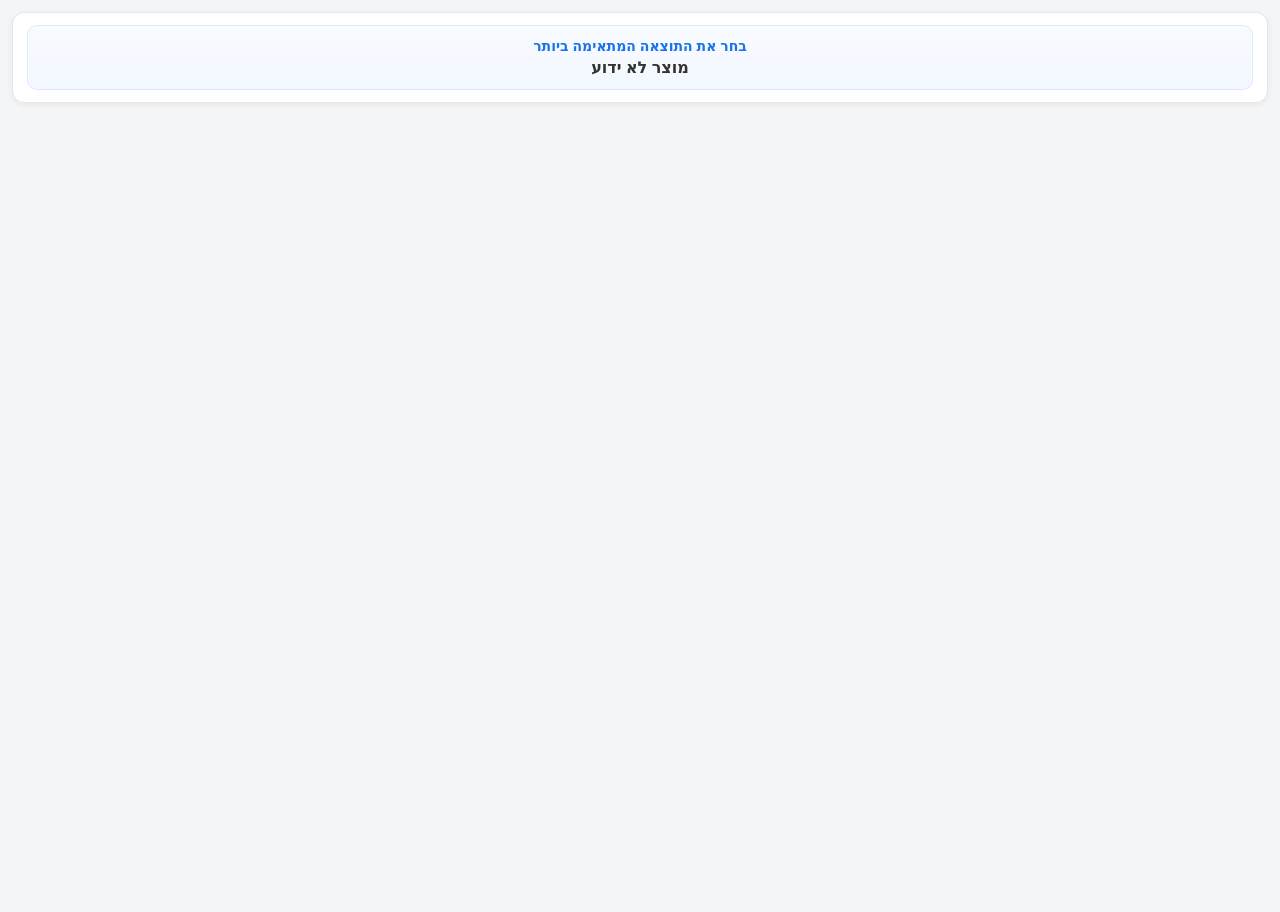
<file: sidesite.html>
<!DOCTYPE html>
<html lang="he" dir="rtl">

<head>
  <meta charset="UTF-8" />
  <meta name="viewport" content="width=device-width, initial-scale=1, viewport-fit=cover">
  <title>תוצאות חיפוש</title>

  <script>
    // הצגת טקסט דינמי בתוך HTML בלי שיתפרש כקוד (הגנה מ-XSS)
    const esc = s => String(s ?? '').replace(/[&<>"']/g, c => ({'&':'&amp;','<':'&lt;','>':'&gt;','"':'&quot;',"'":'&#39;'}[c]));

    // ===== GA GLOBAL =====
    const GA_MEASUREMENT_ID = 'G-PK1VZL0FDV';
    const GA_API_SECRET = '18bejCGgSeqXmtcUnvPoIQ';
    const DEBUG = false;

    const getClientId = () => {
      const existing = localStorage.getItem("client_id");
      if (existing) return existing;
      const newId = self.crypto.randomUUID();
      localStorage.setItem("client_id", newId);
      return newId;
    };

    const sendGAEvent = async (eventName, params = {}) => {
      const endpoint = DEBUG
        ? 'https://www.google-analytics.com/debug/mp/collect'
        : 'https://www.google-analytics.com/mp/collect';

      const body = {
        client_id: getClientId(),
        events: [{
          name: eventName,
          params: {
            engagement_time_msec: 100,
            page_title: document.title,
            page_location: location.href,
            ...params
          }
        }]
      };

      try {
        const res = await fetch(`${endpoint}?measurement_id=${GA_MEASUREMENT_ID}&api_secret=${GA_API_SECRET}`, {
          method: 'POST',
          body: JSON.stringify(body)
        });
        const result = DEBUG ? await res.json() : await res.text();
        console.log("📤 GA Event sent:", eventName, params);
        if (DEBUG) console.log("📤 GA Response:", result);
      } catch (err) {
        console.error("❌ Failed to send GA event:", err);
      }
    };

    // page_view עם פרמטרים מה-URL
    (async () => {
      const urlParamsInit = new URLSearchParams(window.location.search);
      const eventName = urlParamsInit.get('event') || 'page_view';
      const eventParams = {};
      for (const [key, value] of urlParamsInit.entries()) {
        if (key !== 'event') eventParams[key] = isNaN(value) ? value : Number(value);
      }
      sendGAEvent(eventName, eventParams);
    })();
  </script>

  <style>
    :root {
      --card-bg: #ffffff;
      --card-br: #e7e7e9;
      --card-shadow: 0 2px 6px rgba(0, 0, 0, .06);
      --card-shadow-hover: 0 10px 24px rgba(0, 0, 0, .12);
      --pill-bg: #eef5ff;
      --pill-fg: #0a3a90;
      --title: #0f172a;
      --brand: #1a73e8;
      --muted: #666;
      --grad-hero: linear-gradient(180deg, #f9fbff 0%, #f2f6ff 100%);
    }

    * {
      box-sizing: border-box
    }

    html,
    body {
      height: 100%
    }

    body {
      font-family: Arial, system-ui, -apple-system, Segoe UI, Roboto, sans-serif;
      margin: 0;
      padding: 0;
      background: #f4f5f7;
      color: #222;
      -webkit-font-smoothing: antialiased;
      -moz-osx-font-smoothing: grayscale;
    }

    /* Header (first list header) */
    .product-header {
      border: 1px solid var(--card-br);
      padding: 12px 14px;
      margin: 12px;
      background: var(--card-bg);
      border-radius: 12px;
      box-shadow: var(--card-shadow)
    }

    .product-header-callout {
      background: linear-gradient(180deg, #f8fbff 0%, #f3f7ff 100%);
      border: 1px solid #dfe8ff;
      border-radius: 10px;
      padding: 12px;
      text-align: center
    }

    .product-header-callout .instruction {
      font-size: clamp(12px, 2.8vw, 14px);
      margin: 0 0 4px;
      color: var(--brand);
      font-weight: 600
    }

    .product-header-callout .product-summary {
      font-size: clamp(13px, 3.2vw, 16px);
      color: #333
    }

    .product-header-callout .product-summary .price {
      margin-right: 8px;
      color: #555;
      font-size: clamp(12px, 2.9vw, 14px)
    }

    /* Sort */
    .sort-container {
      display: flex;
      align-items: center;
      justify-content: space-between;
      gap: 10px;
      margin: 8px 12px 0
    }

    .sort-section select {
      padding: 8px 10px;
      border: 1px solid #dcdcdc;
      border-radius: 10px;
      background: #fff;
      font-size: clamp(12px, 3vw, 13px);
      color: #333;
      cursor: pointer;
      outline: none;
      transition: border-color .2s, box-shadow .2s;
      min-width: 140px
    }

    .sort-section select:hover {
      border-color: var(--brand)
    }

    .sort-section select:focus {
      border-color: var(--brand);
      box-shadow: 0 0 0 3px rgba(26, 115, 232, .12)
    }

    /* Loading */
    .loading-container {
      text-align: center;
      margin: 18px
    }

    .loading-spinner {
      border: 4px solid #f3f3f3;
      border-top: 4px solid #3498db;
      border-radius: 50%;
      width: 40px;
      height: 40px;
      animation: spin 1s linear infinite;
      margin: 10px auto
    }

    @keyframes spin {
      to {
        transform: rotate(360deg)
      }
    }

    /* Results list */
    .search-results {
      display: flex;
      flex-direction: column;
      gap: 12px;
      margin: 12px
    }

    /* Product card (first list) */
    .product {
      display: grid;
      grid-template-columns: 112px 1fr auto;
      /* מעט קטן כברירת מחדל */
      gap: 12px;
      align-items: center;
      border: 1px solid var(--card-br);
      background: var(--card-bg);
      border-radius: 14px;
      padding: 12px;
      box-shadow: var(--card-shadow);
      transition: transform .22s ease, box-shadow .22s ease, border-color .22s ease;
      cursor: pointer;
      position: relative;
      isolation: isolate;
    }

    .product:hover {
      transform: translateY(-2px);
      box-shadow: var(--card-shadow-hover);
      border-color: #d7d7da;
    }

    /* Image wrapper with BIGGER hover grow (first list) */
    .product-figure {
      width: 112px;
      aspect-ratio: 1/1;
      border-radius: 12px;
      overflow: hidden;
      background: radial-gradient(120% 120% at 0% 0%, #f9fbff 0%, #eef2ff 50%, #eaeefc 100%);
      display: flex;
      align-items: center;
      justify-content: center;
      position: relative;
    }

    .product-figure img {
      width: 100%;
      height: 100%;
      object-fit: contain;
      transform: scale(.9);
      transition: transform .35s cubic-bezier(.22, .61, .36, 1), filter .35s;
      will-change: transform;
    }

    @media (hover:hover) {
      .product:hover .product-figure img {
        transform: scale(1.35);
        filter: drop-shadow(0 6px 14px rgba(0, 0, 0, .18));
      }
    }

    .product-title {
      margin: 0;
      line-height: 1.25;
      color: var(--title);
      font-weight: 800;
      font-size: clamp(12px, 3.6vw, 16px);
      display: -webkit-box;
      -webkit-line-clamp: 2;
      -webkit-box-orient: vertical;
      overflow: hidden;
      transition: all 0.3s ease;
      /* הוסף מעבר חלק */
    }

    /* הוסף כלל חדש: */
    .product:hover .product-title {
      -webkit-line-clamp: unset;
      /* מבטל את ההגבלה */
      overflow: visible;
      display: block;
      /* משנה מ-webkit-box לבלוק רגיל */
    }

    /* Price on the right */
    .price-col {
      display: flex;
      align-items: center;
      justify-content: flex-start;
      align-self: stretch;
    }

    .price-pill {
      font-size: clamp(11px, 3.2vw, 15px);
      font-weight: 800;
      background: var(--pill-bg);
      color: var(--pill-fg);
      border: 1px solid #d7e5ff;
      padding: 6px 10px;
      border-radius: 999px;
      white-space: nowrap;
      box-shadow: inset 0 0 0 1px #eaf1ff;
    }

    .show-more-button {
      display: block;
      margin: 6px auto 4px;
      padding: 10px 18px;
      background: var(--brand);
      color: #fff;
      border: none;
      border-radius: 10px;
      cursor: pointer;
      font-size: clamp(13px, 3.2vw, 15px);
      transition: background-color .2s
    }

    .show-more-button:hover {
      background: #1558b3
    }

    /* Offer view: sticky back toolbar */
    .offers-toolbar {
      position: sticky;
      top: 8px;
      z-index: 60;
      margin: 12px;
      padding: 8px 10px;
      border: 1px solid var(--card-br);
      background: #fff;
      border-radius: 12px;
      box-shadow: 0 8px 24px rgba(0, 0, 0, .08);
      display: flex;
      align-items: center;
      gap: 10px;
    }

    .back-chip {
      display: inline-flex;
      align-items: center;
      gap: 8px;
      border: 1px solid #cfe0ff;
      background: #eaf2ff;
      color: #1356c9;
      border-radius: 999px;
      padding: 8px 12px;
      font-size: clamp(12px, 3vw, 14px);
      font-weight: 800;
      cursor: pointer;
    }

    .back-chip:hover {
      background: #dce9ff;
    }

    /* === Minimal Offers Hero (image + name + original price only) === */
    .offers-hero {
      margin: 12px;
      border: 1px solid var(--card-br);
      background: var(--grad-hero);
      border-radius: 16px;
      box-shadow: var(--card-shadow);
      padding: 14px;
      display: grid;
      grid-template-columns: 180px 1fr;
      gap: 14px;
      align-items: center;
    }

    .offers-hero-figure {
      width: 180px;
      aspect-ratio: 1/1;
      border-radius: 14px;
      overflow: hidden;
      background: #ffffff;
      display: flex;
      align-items: center;
      justify-content: center;
      border: 1px solid #e6e9f5;
      position: relative;
    }

    .offers-hero-figure img {
      width: 100%;
      height: 100%;
      object-fit: contain;
      transform: scale(0.96);
      transition: transform .35s cubic-bezier(.22, .61, .36, 1), filter .35s;
      will-change: transform;
    }

    @media (hover:hover) {
      .offers-hero-figure:hover img {
        transform: scale(1.15);
        filter: drop-shadow(0 10px 22px rgba(0, 0, 0, .16));
      }
    }

    .offers-hero-main {
      min-width: 0;
    }

    .offers-hero-title {
      margin: 0 0 6px;
      color: var(--title);
      font-weight: 900;
      line-height: 1.2;
      /* קטן יותר במובייל צר, ועדיין קריא במסכים רחבים */
      font-size: clamp(15px, 4.2vw, 22px);
      display: -webkit-box;
      -webkit-line-clamp: 2;
      -webkit-box-orient: vertical;
      overflow: hidden;
    }

    .offers-hero-price {
      margin: 0;
      color: #0a3a90;
      font-weight: 900;
      font-size: clamp(12px, 3.2vw, 14px);
      background: #eef5ff;
      display: inline-block;
      padding: 6px 10px;
      border-radius: 999px;
      border: 1px solid #d8e5ff;
    }

    /* Offer cards */
    .loading-section {
      text-align: center;
      padding: 30px;
      color: #444;
      font-size: clamp(12px, 3.2vw, 15px)
    }

    .offer-card {
      border: 1px solid #d6d6d6;
      border-radius: 12px;
      padding: 12px 14px;
      margin: 0 12px 12px;
      background: #fff;
      box-shadow: var(--card-shadow);
      cursor: pointer;
      transition: all .2s
    }

    .offer-card:hover {
      background-color: #f5faff;
      box-shadow: var(--card-shadow-hover)
    }

    .offer-details {
      display: flex;
      justify-content: space-between;
      align-items: center;
      font-size: clamp(12px, 3.2vw, 15px);
      color: #333;
      font-weight: 800
    }

    .savings {
      margin-top: 6px;
      font-size: clamp(11px, 3vw, 13px);
      font-weight: 800
    }

    .savings.good {
      color: #0c8b31
    }

    .savings.bad {
      color: #c62828
    }

    .savings.neutral {
      color: #777
    }

    .ship-wrap {
      display: flex;
      flex-direction: column;
      align-items: flex-end;
      text-align: end;
      margin-top: 2px
    }

    .ship-line {
      display: block;
      font-size: clamp(11px, 3vw, 13px);
      font-weight: 600;
      color: #475569;
      white-space: nowrap
    }

    .cheapest-tag {
      margin-top: 6px;
      display: inline-block;
      background-color: #0c8b31;
      color: #fff;
      padding: 2px 8px;
      font-size: clamp(11px, 2.8vw, 12px);
      border-radius: 999px;
      font-weight: 800;
      box-shadow: 0 1px 3px rgba(0, 0, 0, .1)
    }

    /* Skeleton + CTA blur */
    .results-skeleton {
      position: relative;
      margin: 12px
    }

    .results-skeleton.blur .product {
      filter: blur(3px);
      pointer-events: none
    }

    .skeleton-product {
      border: 1px solid var(--card-br);
      padding: 12px;
      display: flex;
      align-items: center;
      background: var(--card-bg);
      border-radius: 14px;
      box-shadow: var(--card-shadow);
      margin-bottom: 12px;
      gap: 12px
    }

    .skeleton-thumb {
      width: 112px;
      height: 112px;
      border-radius: 12px;
      background: #eee
    }

    .skeleton-text {
      flex: 1
    }

    .skeleton-line {
      height: 14px;
      margin: 6px 0;
      background: #eee;
      border-radius: 8px
    }

    .skeleton-line.w1 {
      width: 70%
    }

    .skeleton-line.w2 {
      width: 45%
    }

    .overlay-continue {
      position: absolute;
      inset: 0;
      display: flex;
      align-items: center;
      justify-content: center;
      background: rgba(255, 255, 255, .8);
      backdrop-filter: blur(2px);
      border-radius: 12px
    }

    .overlay-card {
      background: #fff;
      border: 1px solid #d6d6d6;
      border-radius: 12px;
      padding: 14px 16px;
      box-shadow: 0 8px 24px rgba(0, 0, 0, .12);
      text-align: center;
      max-width: 360px
    }

    .overlay-card h4 {
      margin: 0 0 8px;
      color: #333;
      font-size: clamp(14px, 3.6vw, 16px)
    }

    .overlay-card p {
      margin: 0 0 12px;
      color: #666;
      font-size: clamp(12px, 3.2vw, 14px)
    }

    .overlay-btn {
      display: inline-block;
      padding: 10px 16px;
      background: var(--brand);
      color: #fff;
      border: none;
      border-radius: 10px;
      cursor: pointer;
      font-size: clamp(13px, 3.2vw, 15px)
    }

    .overlay-btn:hover {
      background: #1558b3
    }

    /* Mobile-first tightening for very small iframes */
    @media (max-width:420px) {
      .product {
        grid-template-columns: 92px 1fr auto;
        padding: 10px;
        gap: 10px;
      }

      .product-figure {
        width: 92px;
      }

      .search-results {
        gap: 10px;
      }

      .offers-hero {
        grid-template-columns: 150px 1fr;
        gap: 12px;
        padding: 12px;
      }

      .offers-hero-figure {
        width: 150px;
      }
    }

    @media (max-width:360px) {
      .product {
        grid-template-columns: 84px 1fr;
        grid-template-rows: auto auto;
      }

      .price-col {
        grid-column: 1 / -1;
      }

      .product-figure {
        width: 84px;
      }

      .offers-hero {
        grid-template-columns: 1fr;
      }

      .offers-hero-figure {
        width: 100%;
        max-width: 320px;
        justify-self: center;
      }

      .offers-hero-main {
        text-align: center;
      }
    }
  </style>
</head>

<body>
  <div id="productHeader" class="product-header"></div>

  <div id="loadingContainer" class="loading-container" style="display:none;">
    <div class="loading-spinner"></div>
    <p>אוספים מוצרים מכל האתרים, זה יכול לקחת עד <span id="countdown">10</span> שניות...</p>
  </div>

  <!-- Sticky back toolbar mount -->
  <div id="offersToolbarMount"></div>

  <div id="searchResults" class="search-results"></div>

  <script>
    // ===== מונה טעינות אוטומטיות ללא קליק =====
    const AUTOLOADS_KEY = 'autoloads_without_click';
    const AUTOLOADS_LIMIT = 5;
    function getAutoloadsCount() { return parseInt(localStorage.getItem(AUTOLOADS_KEY) || '0', 10); }
    function setAutoloadsCount(n) { localStorage.setItem(AUTOLOADS_KEY, String(n)); }
    function incAutoloadsCount() { setAutoloadsCount(getAutoloadsCount() + 1); }
    function resetAutoloads() { setAutoloadsCount(0); }
    function shouldAutoSearch() { return getAutoloadsCount() < AUTOLOADS_LIMIT; }

    // ===== קאש חיפושים (LRU עד 5) =====
    const SEARCH_CACHE_KEY = 'search_results_cache_v1';
    const SEARCH_CACHE_LIMIT = 5;

    function loadCache() { try { return JSON.parse(localStorage.getItem(SEARCH_CACHE_KEY) || '[]'); } catch { return []; } }
    function saveCache(entries) { localStorage.setItem(SEARCH_CACHE_KEY, JSON.stringify(entries.slice(0, SEARCH_CACHE_LIMIT))); }
    function normalizeQuery(q) { return (q || '').trim().toLowerCase(); }
    function cleanPriceString(priceStr) { if (!priceStr) return null; return parseFloat(priceStr.replace(/[^\d.]/g, '')); }
    function buildSearchKey(query) {
      const q = normalizeQuery(query);
      const p = cleanPriceString(getUrlParameter('price')) || 0;
      return `${q}__${p}`;
    }
    function getFromCache(key) {
      const entries = loadCache();
      const idx = entries.findIndex(e => e.key === key);
      if (idx > -1) {
        const hit = entries[idx];
        entries.splice(idx, 1);
        entries.unshift(hit);
        saveCache(entries);
        return hit.results;
      }
      return null;
    }
    function putInCache(key, results) {
      const entries = loadCache();
      const existIdx = entries.findIndex(e => e.key === key);
      if (existIdx > -1) entries.splice(existIdx, 1);
      entries.unshift({ key, results, ts: Date.now() });
      if (entries.length > SEARCH_CACHE_LIMIT) entries.length = SEARCH_CACHE_LIMIT;
      saveCache(entries);
    }

    // ===== דיווח אירועים לחלון האב (התוסף) =====
    const REPORTED_COMPARISON_KEY = 'reported_comparison_key_v1';

    function postToParent(type, data) {
      try { window.parent.postMessage({ type, data }, '*'); } catch (e) { }
    }

    // hostname מפרמטר url, או 'unknown'
    function getOriginalDomain() {
      const u = getUrlParameter('url');
      if (!u) return 'unknown';
      try { return new URL(u).hostname; } catch (e) { return 'unknown'; }
    }

    // מחיר הייחוס מה-URL כמספר, או null (גם price=0 נחשב "אין מחיר ייחוס", כמו ב-OFFER_CLICK)
    function getReferencePriceNumber() {
      const p = cleanPriceString(getUrlParameter('price'));
      return (!p || isNaN(p)) ? null : p;
    }

    function getCurrentSearchKey() {
      return buildSearchKey(currentSearchQuery || getUrlParameter('query') || '');
    }

    // דיווח חד-פעמי לכל searchKey — בכל הצגה של תוצאות בפועל (cache או fetch)
    function reportComparisonShown(resultsCount) {
      const query = currentSearchQuery || getUrlParameter('query') || '';
      const searchKey = buildSearchKey(query);
      try {
        if (sessionStorage.getItem(REPORTED_COMPARISON_KEY) === searchKey) return;
        sessionStorage.setItem(REPORTED_COMPARISON_KEY, searchKey);
      } catch (e) { }
      postToParent('COMPARISON_FROM_IFRAME', {
        searchKey,
        query,
        referencePrice: getReferencePriceNumber(),
        resultsCount,
        originalDomain: getOriginalDomain(),
        timestamp: Date.now()
      });
    }

    // ===== Utilities =====
    function extractDomainFromUrl(url) { try { return new URL(url).hostname.replace(/^www\./, ''); } catch (e) { return 'unknown'; } }
    function cleanDisplayPrice(priceStr) {
      if (!priceStr) return null;
      const cleanPrice = priceStr.replace(/[₪]/g, '').trim();
      const numPrice = parseFloat(cleanPrice.replace(/,/g, ''));
      return (!numPrice || isNaN(numPrice)) ? null : cleanPrice;
    }
    function formatPrice(price) {
      if (!price) return '';
      const s = String(price).trim();
      if (s.includes('₪') || s.includes('ש"ח') || s.includes('שח')) return s;
      if (/^[\d,.\s]+$/.test(s)) return `₪${s}`;
      return `₪${s}`;
    }

    function displayProductHeader() {
      const urlParams = new URLSearchParams(window.location.search);
      const query = urlParams.get('query');
      const price = urlParams.get('price');
      const headerDiv = document.getElementById('productHeader');
      if (!headerDiv) return;

      const cleanPrice = cleanDisplayPrice(price);
      const priceText = cleanPrice ? `• מחיר: ₪${cleanPrice}` : '';

      headerDiv.innerHTML = `
        <div class="product-header-callout">
          <p class="instruction">בחר את התוצאה המתאימה ביותר</p>
          <div class="product-summary">
            <strong>${query ? esc(query) : 'מוצר לא ידוע'}</strong>
            ${priceText ? `<span class="price">${priceText}</span>` : ''}
          </div>
        </div>
      `;
    }

    // ===== מצב מסך והיסטוריה לחזרה =====
    let currentResults = []; let currentSearchQuery = '';
    let lastResultsSnapshot = null;   // לשחזור הרשימה הראשונה
    let lastScrollY = 0;
    let inOffersView = false;

    // ===== לוג/טעינה =====
    function showLoadingSpinner() { document.getElementById('loadingContainer').style.display = 'block'; }
    function hideLoadingSpinner() { document.getElementById('loadingContainer').style.display = 'none'; }

    let countdownIntervalId = null;
    function startCountdown() {
      let countdown = 10; const el = document.getElementById('countdown');
      if (!el) return;
      if (countdownIntervalId) clearInterval(countdownIntervalId);
      countdownIntervalId = setInterval(() => {
        countdown--; el.textContent = countdown;
        if (countdown <= 0) { clearInterval(countdownIntervalId); countdownIntervalId = null; if (currentResults.length === 0) { displayErrorMessage(`<p>נותן לזה עוד רגע...</p>`); } }
      }, 1000);
    }
    function stopCountdown() { if (countdownIntervalId) { clearInterval(countdownIntervalId); countdownIntervalId = null; } }
    function displayErrorMessage(message) {
      const container = document.getElementById('searchResults');
      if (container) container.innerHTML = message;
    }
    function showLoading() { const c = document.getElementById('loadingContainer'); if (c) { c.style.display = 'block'; startCountdown(); } }
    function hideLoading() { const c = document.getElementById('loadingContainer'); if (c) c.style.display = 'none'; }

    function getUrlParameter(name) { return new URLSearchParams(window.location.search).get(name); }

    // ===== UI שלדים מטושטשים + CTA =====
    function renderBlurredPreviewWithCTA() {
      const container = document.getElementById('searchResults');
      container.innerHTML = '';
      const wrap = document.createElement('div');
      wrap.className = 'results-skeleton blur';
      for (let i = 0; i < 3; i++) {
        const item = document.createElement('div');
        item.className = 'skeleton-product';
        item.innerHTML = `
          <div class="skeleton-thumb"></div>
          <div class="skeleton-text" style="flex:1">
            <div class="skeleton-line w1"></div>
            <div class="skeleton-line w2"></div>
          </div>
        `;
        wrap.appendChild(item);
      }
      const overlay = document.createElement('div');
      overlay.className = 'overlay-continue';
      overlay.innerHTML = `
        <div class="overlay-card">
          <h4>רוצה להמשיך את ההשוואה?</h4>
          <p>לחיצה תטען תוצאות מעודכנות ותאפס את המונה.</p>
          <button id="continueCompareBtn" class="overlay-btn">המשך השוואה</button>
        </div>
      `;
      wrap.appendChild(overlay);
      container.appendChild(wrap);

      document.getElementById('continueCompareBtn').onclick = () => {
        resetAutoloads();
        const qp = new URLSearchParams(window.location.search).get('query');
        if (qp) search(qp);
      };
    }

    // ===== חיפוש עם קאש =====
    function search(query) {
      currentSearchQuery = query;
      const key = buildSearchKey(query);

      const cached = getFromCache(key);
      if (cached && Array.isArray(cached)) {
        sendGAEvent('search_cache_hit', { search_key: key, results_count: cached.length });
        currentResults = cached;
        displaySearchResults(cached);
        return Promise.resolve();
      }

      sendGAEvent('search_cache_miss', { search_key: key });

      showLoadingSpinner();
      return new Promise((resolve, reject) => {
        fetchSearchResults(query, key)
          .then(() => { hideLoadingSpinner(); resolve(); })
          .catch(error => { hideLoadingSpinner(); reject(error); });
      });
    }

    function fetchSearchResults(query, keyForCache) {
      showLoading();

      const priceParam = getUrlParameter('price');
      const referrerUrl = getUrlParameter('url');
      const cleanedPrice = cleanPriceString(priceParam);

      const isAdvancedSearchEnabled = getAdvancedSearchStatus();
      let apiUrl = `https://kufu51g8uk.execute-api.il-central-1.amazonaws.com/stag/search?query=${encodeURIComponent(query)}&items=10`;
      if (isAdvancedSearchEnabled) apiUrl += '&wideSearch=true';

      if (cleanedPrice && cleanedPrice > 0) {
        const minPrice = Math.max(1, cleanedPrice * 0.3);
        const maxPrice = cleanedPrice * 3;
        apiUrl += `&minPrice=${minPrice.toFixed(2)}&maxPrice=${maxPrice.toFixed(2)}`;
        if (referrerUrl) apiUrl += `&url=${encodeURIComponent(referrerUrl)}`;
      }

      return fetch(apiUrl, { method: 'GET', mode: 'cors', headers: { 'Accept': 'application/json' } })
        .then(response => {
          if (!response.ok) throw new Error(`HTTP error! status: ${response.status}`);
          return response.json();
        })
        .then(data => {
          stopCountdown();
          if (!Array.isArray(data)) throw new Error('Invalid response format: expected array');
          currentResults = data;
          displaySearchResults(data);
          hideLoading();
          try { putInCache(keyForCache || buildSearchKey(query), data); } catch (e) { }
        })
        .catch(error => {
          console.error('Search error:', { error: error.message, query, apiUrl, timestamp: new Date().toISOString() });
          hideLoading();
          const retryButtonHtml = `
            <div class="error-container" style="text-align:center;padding:20px;">
              <p style="color:#666;">לא הצלחנו לטעון את התוצאות</p>
              <a id="retryButton" href="#" target="_blank" style="display:inline-block;margin:10px;padding:10px 20px;background-color:#1a73e8;color:#fff;text-decoration:none;border-radius:10px;">נסה שוב</a>
              <p style="color:#666;">עדיין לא עובד?</p>
              <a href="https://mail.google.com/mail/?view=cm&fs=1&to=shamzezolyoter@gmail.com&su=פידבק על תוצאות החיפוש&body=היי, נראה שיש תקלה בטעינת תוצאות החיפוש:" target="_blank" style="color:#1a73e8;">דווח על התקלה</a>
            </div>`;
          displayErrorMessage(retryButtonHtml);
          const retryButton = document.getElementById('retryButton');
          if (retryButton) {
            retryButton.addEventListener('click', (e) => {
              e.preventDefault();
              const retryUrl = `https://yossidisk.github.io/Shamze/cupons.html?source=side&search=true&query=${encodeURIComponent(currentSearchQuery || '')}`;
              window.open(retryUrl, '_blank');
            });
          }
        });
    }

    function sortResultsByClosestToPrice(results, referencePrice) {
      if (!referencePrice || results.length === 0) return results;
      const cleanedRef = parseFloat(referencePrice.replace(/[^\d.]/g, ''));
      if (isNaN(cleanedRef)) return results;

      let belowRef = [], aboveRef = [];
      for (const product of results) {
        const price = parseFloat(product.price.replace(/[^\d.]/g, ''));
        if (isNaN(price)) continue;
        if (price < cleanedRef) belowRef.push({ ...product, numericPrice: price });
        else aboveRef.push({ ...product, numericPrice: price });
      }
      belowRef.sort((a, b) => b.numericPrice - a.numericPrice);
      aboveRef.sort((a, b) => a.numericPrice - b.numericPrice);
      return [...belowRef, ...aboveRef];
    }

    function calculateSimilarity(a, b) {
      a = a.toLowerCase().trim(); b = b.toLowerCase().trim();
      if (a === b) return 100;
      if (a.includes(b) || b.includes(a)) return 90;
      const aWords = a.split(/\s+/), bWords = b.split(/\s+/);
      const common = aWords.filter(w => bWords.includes(w));
      const score = (common.length / Math.max(aWords.length, bWords.length)) * 80;
      return Math.round(score);
    }

    /* ===== Renderers ===== */
    function displaySearchResults(results) {
      inOffersView = false;
      document.getElementById('offersToolbarMount').innerHTML = ''; // אין toolbar במצב רשימה
      const container = document.getElementById('searchResults');
      container.innerHTML = '';

      if (!results || results.length === 0) {
        const noResultsHtml = `
          <div class="error-container" style="text-align:center;padding:20px;">
            <p style="color:#666;">לא נמצאו תוצאות למוצר "${esc(currentSearchQuery)}"</p>
            <a id="retryButton" href="#" target="_blank" style="display:inline-block;margin:10px;padding:10px 20px;background-color:#1a73e8;color:#fff;text-decoration:none;border-radius:10px;">נסה בדרך אחרת</a>
          </div>`;
        displayErrorMessage(noResultsHtml);
        const retryButton = document.getElementById('retryButton');
        if (retryButton) {
          retryButton.addEventListener('click', (e) => {
            e.preventDefault();
            const retryUrl = `https://yossidisk.github.io/Shamze/cupons.html?source=side&search=true&query=${encodeURIComponent(currentSearchQuery)}`;
            window.open(retryUrl, '_blank');
          });
        }
        return;
      }

      const sortType = document.getElementById('sort-select')?.value;
      if (!sortType || sortType === 'default') {
        const queryText = currentSearchQuery || getUrlParameter('query') || '';
        results.sort((a, b) => calculateSimilarity(b.name || '', queryText) - calculateSimilarity(a.name || '', queryText));
      }

      const initialResults = results.slice(0, 3);
      const remainingResults = results.slice(3);

      initialResults.forEach(product => {
        const el = createProductElement(product);
        container.appendChild(el);
      });

      if (remainingResults.length > 0) {
        const btn = document.createElement('button');
        btn.textContent = 'עוד תוצאות';
        btn.className = 'show-more-button';
        btn.onclick = () => showMoreResults(remainingResults);
        container.appendChild(btn);
      }

      reportComparisonShown(results.length);
    }

    function createProductElement(product) {
      const productDiv = document.createElement('div');
      productDiv.className = 'product';

      // FIGURE
      const figure = document.createElement('div');
      figure.className = 'product-figure';
      const img = document.createElement('img');
      if (product.image) {
        img.src = product.image;
      } else if (product.url) {
        const url = product.url;
        if (url.includes('ksp.co.il')) {
          const sku = url.match(/item\/(\d+)/)?.[1];
          if (sku) img.src = `https://img.ksp.co.il/item/${sku}/b_1.jpg`;
        } else if (url.includes('zap.co.il')) {
          const sku = url.match(/(\d+)$/)?.[1];
          if (sku) img.src = `https://img.zap.co.il/pics/new/${sku}.gif`;
        }
      }
      img.alt = 'תמונת מוצר'; img.loading = 'lazy';
      figure.appendChild(img);

      // MAIN (ללא שם אתר)
      const main = document.createElement('div');
      main.className = 'product-main';
      const title = document.createElement('h3');
      title.className = 'product-title';
      title.textContent = product.name || 'מוצר';
      main.appendChild(title);

      // PRICE
      const priceCol = document.createElement('div');
      priceCol.className = 'price-col';
      const pricePill = document.createElement('div');
      pricePill.className = 'price-pill';
      pricePill.textContent = `מחיר משוער: ${formatPrice(product.price)}`;
      priceCol.appendChild(pricePill);

      productDiv.appendChild(figure);
      productDiv.appendChild(main);
      productDiv.appendChild(priceCol);

      productDiv.onclick = () => { logClick(product); handleProductClick(product); };

      return productDiv;
    }

    // ===== Sticky Back toolbar =====
    function renderOffersToolbar(onBack) {
      const mount = document.getElementById('offersToolbarMount');
      mount.innerHTML = `
        <div class="offers-toolbar">
          <button class="back-chip" id="offersBackBtn" type="button" aria-label="חזרה לתוצאות">
            ← חזרה לרשימה הראשונה
          </button>
          <span style="font-size:clamp(11px, 2.8vw, 13px);color:${'var(--muted)'}">מציג הצעות מחיר נוספות</span>
        </div>
      `;
      document.getElementById('offersBackBtn').onclick = onBack;
    }

    // ===== Minimal Offers Hero (image + name + original price) =====
    function renderOffersHero(product, numericPrice) {
      const topContainer = document.getElementById('productHeader');

      let heroImg = product?.image || '';
      if (!heroImg && product?.url) {
        const url = product.url;
        if (url.includes('ksp.co.il')) {
          const sku = url.match(/item\/(\d+)/)?.[1];
          if (sku) heroImg = `https://img.ksp.co.il/item/${sku}/b_1.jpg`;
        } else if (url.includes('zap.co.il')) {
          const sku = url.match(/(\d+)$/)?.[1];
          if (sku) heroImg = `https://img.zap.co.il/pics/new/${sku}.gif`;
        }
      }

      const priceLine = numericPrice > 0
              ? `<p class="offers-hero-price">מחיר מקורי: ₪${Number(numericPrice).toFixed(2)}</p>`
              : '';
      
            topContainer.innerHTML = `
              <section class="offers-hero" id="offersHero">
                <div class="offers-hero-figure" title="הצעות מתייחסות למוצר שבתמונה">
                  <img src="${esc(heroImg)}" alt="תמונת מוצר" />
                </div>
                <div class="offers-hero-main">
                  <h1 class="offers-hero-title">${esc(product?.name || 'מוצר')}</h1>
                  ${priceLine}
                </div>
              </section>
            `;
    }

    // ===== חסימת דיווח GA כפול על אותה הצעה (זיכרון בלבד, לא storage) =====
    // חוסם רק את שליחת ה-GA — לא את פתיחת הקישור ולא את ה-postMessage לתוסף.
    const GA_OFFER_DEDUP_MS = 60 * 1000;
    const gaOfferLastSent = new Map();
    function shouldSendOfferGA(searchKey, merchant) {
      const k = `${searchKey}__${merchant}`;
      const now = Date.now();
      const prev = gaOfferLastSent.get(k);
      if (prev && (now - prev) < GA_OFFER_DEDUP_MS) return false;
      gaOfferLastSent.set(k, now);
      return true;
    }

    // ===== מעבר למסך ההצעות =====
    // ===== דמי משלוח (shippingContract: 1) =====
    // עותק זהה ב-cupons.html, sidesite.html ו-redirectPages/urlNotFound.html — לשנות בשלושתם יחד.
    // הנרמול נעשה בשרת; כאן רק מציגים וממיינים.
    function shipStatus(o) {
      const s = o && o.shipping && o.shipping.status;
      return s === 'paid' || s === 'free' ? s : 'unknown';
    }

    function shipKnown(o) {
      return shipStatus(o) !== 'unknown' && typeof o.totalPrice === 'number' && isFinite(o.totalPrice);
    }

    // comparablePrice = totalPrice ?? price
    function shipComparable(o) {
      return shipKnown(o) ? o.totalPrice : Number(o.price);
    }

    // המחיר בדף שהמשתמש צופה בו לא כולל משלוח, ולכן ההשוואה (מיון, תג "הכי זול",
    // "חיסכון"/"יקר ב") לפי המחיר בלי משלוח. דמי המשלוח מוצגים רק כמידע (shippingView).
    // בתיקו במחיר — משלוח ידוע קודם, ואז הזול יותר כולל משלוח.
    function rankOffers(offers) {
      const sorted = offers.slice().sort((a, b) =>
        (Number(a.price) - Number(b.price)) || (shipKnown(b) - shipKnown(a)) || (shipComparable(a) - shipComparable(b)));
      if (!sorted.length) return { sorted, cheapest: null, lowest: null, isCheapest: () => false };
      const lowest = sorted[0];
      const min = Number(lowest.price);
      return { sorted, cheapest: lowest, lowest, isCheapest: o => Number(o.price) === min };
    }

    function shipIls(n) {
      const v = Number(n);
      return '₪' + v.toLocaleString('he-IL', { minimumFractionDigits: v % 1 ? 2 : 0, maximumFractionDigits: 2 });
    }

    // "+₪29 משלוח" רק כשיש דמי משלוח; free ו-unknown לא מציגים כלום. מידע בלבד — לא משפיע על ההשוואה
    function shippingView(o) {
      if (shipStatus(o) !== 'paid' || typeof o.shipping.amount !== 'number') return '';
      return `<span class="ship-line"><bdi dir="ltr">+${shipIls(o.shipping.amount)}</bdi> משלוח</span>`;
    }

    async function handleProductClick(product) {
      // שמירת מצב לחזרה
      lastResultsSnapshot = [...currentResults];
      lastScrollY = window.scrollY;
      inOffersView = true;

      const resultsContainer = document.getElementById('searchResults');

      // toolbar חזרה
      renderOffersToolbar(goBackToFirstList);

      // skeleton מצב טעינה
      resultsContainer.style.opacity = '0.35';
      resultsContainer.innerHTML = `
        <div class="loading-section">
          <div class="loading-spinner"></div>
          <p style="text-align:center;">מחפש הצעות נוספות עבורך...</p>
        </div>`;

      const priceFromUrl = getUrlParameter('price');
      const numericPrice = parseFloat((priceFromUrl || '').replace(/[^\d.]/g, '')) || 0;

      // HERO מינימלי בראש
      renderOffersHero(product, numericPrice);

      const apiUrl = `https://vpfi5d6dw9.execute-api.il-central-1.amazonaws.com/default/getDirectShoppingLink`
        + `?product_id=${encodeURIComponent(product.LinkParams?.value || '')}`
        + `&product_token=${encodeURIComponent(product.product_token || '')}`
        + `&expectedPrice=${encodeURIComponent(numericPrice)}`
        + `&expectedMerchant=${encodeURIComponent(product.site || '')}`
        + `&list=true`;

      try {
        const res = await fetch(apiUrl);
        const data = await res.json();
        if (data.status !== 'ok' || !data.offers || data.offers.length === 0) {
          resultsContainer.innerHTML = '<p style="text-align:center;">לא נמצאו הצעות נוספות.</p>';
          resultsContainer.style.opacity = '1';
          return;
        }

        // הצגת הצעות
        setTimeout(() => { resultsContainer.style.opacity = '1'; }, 120);
        resultsContainer.innerHTML = '';
        const { sorted, isCheapest: isCheapestOffer } = rankOffers(data.offers);

        sorted.forEach((offer) => {
          const card = document.createElement('div');
          const priceDiff = numericPrice - offer.price;
          const isCheapest = isCheapestOffer(offer);
          const shipHtml = shippingView(offer);
          // לפי המחיר בלי משלוח, כמו המחיר בדף שהמשתמש צופה בו
          const shownDiff = Math.round((numericPrice - Number(offer.price)) * 100) / 100;
const savingsText = numericPrice <= 0
            ? ''
            : shownDiff > 0
              ? `<div class="savings good">חיסכון של ${shipIls(shownDiff)}</div>`
              : shownDiff < 0
                ? `<div class="savings bad">יקר ב־${shipIls(Math.abs(shownDiff))}</div>`
                : `<div class="savings neutral">אותו מחיר</div>`;

          card.className = `offer-card ${isCheapest ? 'highlight-offer' : ''}`;
          card.innerHTML = `
            <div class="offer-details">
              <span class="merchant">${esc(offer.merchant)}</span>
              <span class="price">₪${offer.price.toFixed(2)}</span>
            </div>
            ${shipHtml ? `<div class="ship-wrap">${shipHtml}</div>` : ''}
            ${isCheapest ? `<div class="cheapest-tag">🔥 הכי זול!</div>` : ''}
            ${savingsText}
          `;

          card.onclick = () => {
            const base_domain = (() => { try { return new URL(offer.link).hostname.replace(/^www\./, ''); } catch { return extractDomainFromUrl(offer.link).replace(/^www\./, ''); } })();
            if (shouldSendOfferGA(getCurrentSearchKey(), offer.merchant)) {
              sendGAEvent('offer_select', {
                event_category: 'offers_list',
                event_label: `${offer.merchant}_${product.name || 'unknown'}`,
                product_name: product.name || 'unknown',
                product_site: product.site || 'unknown',
                search_query: currentSearchQuery || (new URLSearchParams(window.location.search).get('query')) || 'unknown',
                reference_price: isNaN(numericPrice) ? 'none' : numericPrice,
                offer_merchant: offer.merchant,
                offer_price: offer.price,
                selected_is_cheapest: isCheapest,
                shipping_status: shipStatus(offer),
                target_url: offer.link,
                base_domain,
                // חיסכון כערך מטבע מובנה של GA4 — רק כשיש חיסכון אמיתי (חיובי)
                ...(numericPrice > 0 && priceDiff > 0 ? { value: +priceDiff.toFixed(2), currency: 'ILS' } : {}),
                // הערך הגולמי — תמיד, כולל שלילי, לניתוח מקרים שבהם נבחרה הצעה יקרה יותר
                saving_raw: numericPrice > 0 ? +priceDiff.toFixed(2) : 'none'
              });
            }
            postToParent('OFFER_CLICK_FROM_IFRAME', {
              searchKey: getCurrentSearchKey(),
              query: currentSearchQuery,
              referencePrice: numericPrice || null,
              offerMerchant: offer.merchant,
              offerPrice: offer.price,
              saving: numericPrice > 0 ? +(numericPrice - offer.price).toFixed(2) : null,
              selectedIsCheapest: isCheapest,
              originalDomain: getOriginalDomain(),
              timestamp: Date.now()
            });
            const w = window.open(offer.link, '_blank');
            if (w) w.opener = null;
          };
          resultsContainer.appendChild(card);
        });
      } catch (err) {
        console.error('API Error:', err);
        resultsContainer.innerHTML = '<p style="text-align:center;">אירעה שגיאה בטעינת ההצעות.</p>';
        resultsContainer.style.opacity = '1';
      }
    }

    function goBackToFirstList() {
      if (!lastResultsSnapshot) return;
      inOffersView = false;
      document.getElementById('offersToolbarMount').innerHTML = '';   // הסרת toolbar
      const topContainer = document.getElementById('productHeader');   // הסרת HERO
      topContainer.innerHTML = '';
      displayProductHeader(); // כותרת ברירת המחדל
      displaySearchResults(lastResultsSnapshot);
      requestAnimationFrame(() => window.scrollTo({ top: lastScrollY, behavior: 'auto' }));
    }

    function showMoreResults(remainingResults) {
      const container = document.getElementById('searchResults');
      const btn = container.querySelector('.show-more-button');
      remainingResults.forEach(product => {
        const el = createProductElement(product);
        container.insertBefore(el, btn);
      });
      btn.remove();
    }

    // קליק על מוצר = איפוס מונה
    function logClick(product) {
      if (!product) return;
      resetAutoloads();

      const urlParams = new URLSearchParams(window.location.search);
      const clickData = {
        searchKey: buildSearchKey(urlParams.get('query') || currentSearchQuery || ''),
        searchParams: {
          query: urlParams.get('query') || currentSearchQuery || 'unknown',
          referencePrice: urlParams.get('price') || 'none',
          referrerUrl: urlParams.get('url') || 'none',
          originalDomain: urlParams.get('url') ? new URL(urlParams.get('url')).hostname : 'unknown'
        },
        productInfo: { ...product },
        productName: product.name || 'unknown',
        productPrice: product.price || 'unknown',
        numericPrice: parseFloat(String(product.price || '0').replace(/[^\d.]/g, '')) || 0,
        targetSite: product.site || 'unknown',
        targetUrl: product.urlAff || product.url || 'unknown',
        timestamp: new Date().toISOString(),
        deviceInfo: { screenWidth: window.innerWidth, screenHeight: window.innerHeight, userAgent: navigator.userAgent }
      };

      sendGAEvent('product_click', {
        product_name: clickData.productName,
        product_site: clickData.targetSite,
        product_price: clickData.numericPrice,
        search_query: clickData.searchParams.query,
        reference_price: clickData.searchParams.referencePrice,
        original_site: clickData.searchParams.originalDomain,
        click_timestamp: clickData.timestamp,
        target_url: clickData.targetUrl,
        price_difference: clickData.searchParams.referencePrice !== 'none'
          ? (clickData.numericPrice - parseFloat(clickData.searchParams.referencePrice.replace(/[^\d.]/g, '') || '0')).toFixed(2)
          : 'none',
        event_category: 'search_results',
        event_label: `${clickData.targetSite}_${clickData.searchParams.query}`
      });

      try {
        let localClicks = JSON.parse(localStorage.getItem('productClicks') || '[]');
        if (localClicks.length >= 50) localClicks = localClicks.slice(-49);
        localClicks.push(clickData);
        localStorage.setItem('productClicks', JSON.stringify(localClicks));
      } catch (e) { }

      try {
        window.parent.postMessage({ type: 'PRODUCT_CLICK_FROM_IFRAME', data: clickData, timestamp: Date.now() }, '*');
      } catch (e) { }
      return clickData;
    }

    // ===== Advanced Search state =====
    const ADVANCED_SEARCH_KEY = 'advancedSearchEnabled';
    const ADVANCED_SEARCH_TIMESTAMP_KEY = 'advancedSearchTimestamp';
    const ADVANCED_SEARCH_DURATION = 20 * 60 * 1000;
    function initializeAdvancedSearch() {
      const checkbox = document.getElementById('advanced-search-toggle');
      if (checkbox) checkbox.checked = getAdvancedSearchStatus();
    }
    function getAdvancedSearchStatus() {
      try {
        const stored = localStorage.getItem(ADVANCED_SEARCH_KEY);
        if (stored === null) {
          localStorage.setItem(ADVANCED_SEARCH_KEY, 'true');
          localStorage.setItem(ADVANCED_SEARCH_TIMESTAMP_KEY, Date.now().toString());
          return true;
        }
        const enabled = stored === 'true';
        const ts = parseInt(localStorage.getItem(ADVANCED_SEARCH_TIMESTAMP_KEY) || '0', 10);
        const now = Date.now();
        if (enabled && (now - ts > ADVANCED_SEARCH_DURATION)) {
          localStorage.removeItem(ADVANCED_SEARCH_KEY);
          localStorage.removeItem(ADVANCED_SEARCH_TIMESTAMP_KEY);
          const checkbox = document.getElementById('advanced-search-toggle');
          if (checkbox) checkbox.checked = false;
          return false;
        }
        return enabled;
      } catch (e) { return false; }
    }
    function setAdvancedSearchStatus(enabled) {
      try {
        if (enabled) {
          localStorage.setItem(ADVANCED_SEARCH_KEY, 'true');
          localStorage.setItem(ADVANCED_SEARCH_TIMESTAMP_KEY, Date.now().toString());
        } else {
          localStorage.removeItem(ADVANCED_SEARCH_KEY);
          localStorage.removeItem(ADVANCED_SEARCH_TIMESTAMP_KEY);
        }
      } catch (e) { }
    }

    // ===== DOMContentLoaded =====
    const urlParams = new URLSearchParams(window.location.search);
    document.addEventListener('DOMContentLoaded', () => {
      displayProductHeader();
      initializeAdvancedSearch();

      const queryParam = urlParams.get('query');
      if (queryParam) {
        if (shouldAutoSearch()) {
          incAutoloadsCount();
          search(queryParam).catch(err => console.error('Initial search failed:', err));
        } else {
          renderBlurredPreviewWithCTA();
        }
      }
    });
  </script>
</body>

</html>
</file>
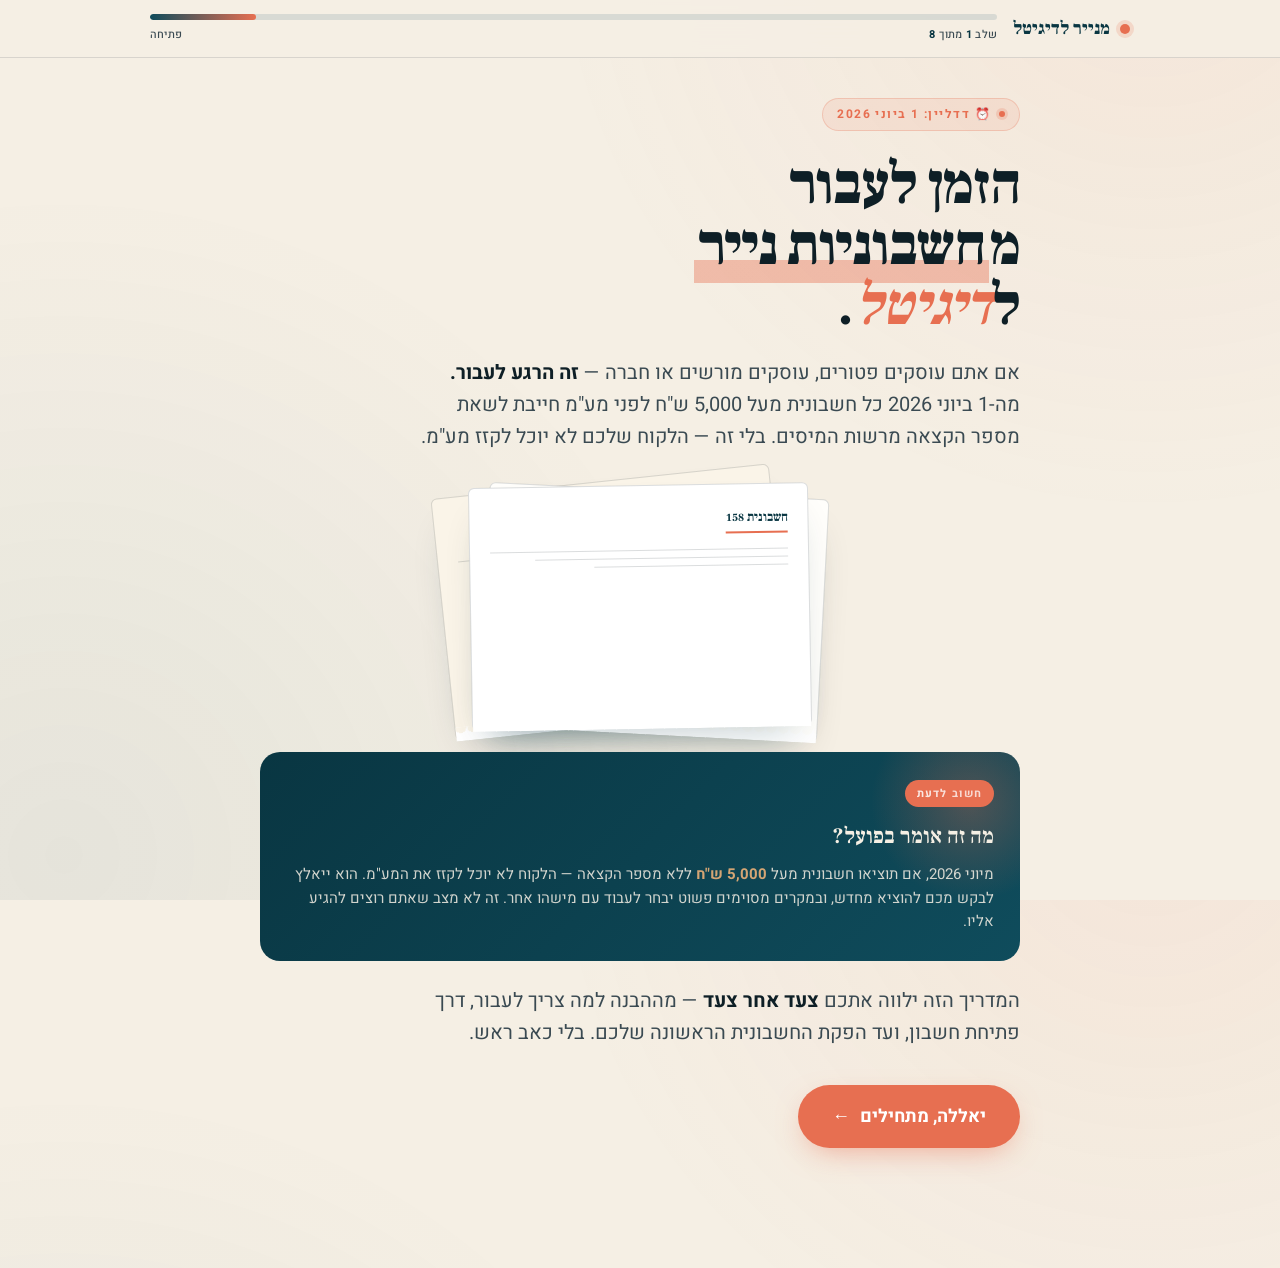
<file: sumitPage.html>
<!DOCTYPE html>
<html lang="he" dir="rtl">
<head>
<meta charset="UTF-8">
<meta name="viewport" content="width=device-width, initial-scale=1.0">
<title>המעבר לדיגיטל — מדריך מהיר לבעלי עסקים</title>
<!-- Microsoft Clarity -->
<script type="text/javascript">
    (function(c,l,a,r,i,t,y){
        c[a]=c[a]||function(){(c[a].q=c[a].q||[]).push(arguments)};
        t=l.createElement(r);t.async=1;t.src="https://www.clarity.ms/tag/"+i;
        y=l.getElementsByTagName(r)[0];y.parentNode.insertBefore(t,y);
    })(window, document, "clarity", "script", "wtzmfobjdt");
</script>
<link rel="preconnect" href="https://fonts.googleapis.com">
<link rel="preconnect" href="https://fonts.gstatic.com" crossorigin>
<link href="https://fonts.googleapis.com/css2?family=Frank+Ruhl+Libre:wght@500;700;900&family=Heebo:wght@300;400;500;700;800&display=swap" rel="stylesheet">
<style>
:root{
  --cream:#F5EFE4;
  --cream-soft:#FBF7EE;
  --ink:#0E1F26;
  --ink-soft:#3A4A52;
  --petrol:#0F4C5C;
  --petrol-deep:#093642;
  --coral:#E76F51;
  --gold:#D4A574;
  --green:#7A9E7E;
  --line:rgba(14,31,38,0.12);
  --shadow:0 30px 60px -30px rgba(9,54,66,0.35);
}
*{box-sizing:border-box;margin:0;padding:0}
html,body{height:100%}
body{
  font-family:'Heebo',-apple-system,sans-serif;
  background:var(--cream);
  color:var(--ink);
  font-weight:400;
  line-height:1.55;
  overflow-x:hidden;
  -webkit-font-smoothing:antialiased;
  background-image:
    radial-gradient(circle at 90% -10%, rgba(231,111,81,0.08), transparent 40%),
    radial-gradient(circle at 5% 95%, rgba(15,76,92,0.07), transparent 45%);
}
.serif{font-family:'Frank Ruhl Libre',serif;font-weight:700;letter-spacing:-0.01em}
.app{min-height:100vh;display:flex;flex-direction:column;position:relative}

/* ======= TOP BAR / PROGRESS ======= */
.topbar{
  position:sticky;top:0;z-index:50;
  background:rgba(245,239,228,0.85);
  backdrop-filter:blur(14px);
  -webkit-backdrop-filter:blur(14px);
  border-bottom:1px solid var(--line);
  padding:14px 20px;
}
.topbar-inner{
  max-width:980px;margin:0 auto;
  display:flex;align-items:center;gap:16px;
}
.brand{
  display:flex;align-items:center;gap:10px;
  font-family:'Frank Ruhl Libre',serif;font-weight:900;
  font-size:18px;color:var(--petrol-deep);
  white-space:nowrap;
}
.brand-dot{
  width:10px;height:10px;border-radius:50%;
  background:var(--coral);
  box-shadow:0 0 0 4px rgba(231,111,81,0.18);
}
.progress-wrap{flex:1;display:flex;flex-direction:column;gap:6px;min-width:0}
.progress-track{
  height:6px;border-radius:99px;
  background:rgba(15,76,92,0.12);
  position:relative;overflow:hidden;
}
.progress-fill{
  position:absolute;inset:0 auto 0 0;
  background:linear-gradient(90deg,var(--petrol),var(--coral));
  border-radius:99px;
  width:0%;
  transition:width 0.7s cubic-bezier(0.65,0,0.35,1);
}
.progress-meta{
  display:flex;justify-content:space-between;
  font-size:11px;color:var(--ink-soft);
  font-weight:500;letter-spacing:0.02em;
}
.progress-meta strong{color:var(--petrol-deep);font-weight:700}

/* ======= SCREEN STAGE ======= */
.stage{
  flex:1;
  display:flex;align-items:center;justify-content:center;
  padding:40px 20px 120px;
  position:relative;
}
.screen{
  display:none;
  width:100%;max-width:760px;
  animation:none;
}
.screen.active{
  display:block;
  animation:slideIn 0.6s cubic-bezier(0.22,1,0.36,1);
}
@keyframes slideIn{
  from{opacity:0;transform:translateY(24px)}
  to{opacity:1;transform:translateY(0)}
}
.stagger > *{opacity:0;animation:fadeUp 0.7s cubic-bezier(0.22,1,0.36,1) forwards}
.stagger > *:nth-child(1){animation-delay:0.05s}
.stagger > *:nth-child(2){animation-delay:0.15s}
.stagger > *:nth-child(3){animation-delay:0.25s}
.stagger > *:nth-child(4){animation-delay:0.35s}
.stagger > *:nth-child(5){animation-delay:0.45s}
.stagger > *:nth-child(6){animation-delay:0.55s}
.stagger > *:nth-child(7){animation-delay:0.65s}
.stagger > *:nth-child(8){animation-delay:0.75s}
@keyframes fadeUp{
  to{opacity:1;transform:translateY(0)}
  from{opacity:0;transform:translateY(20px)}
}

/* ======= TYPOGRAPHY ======= */
.eyebrow{
  display:inline-flex;align-items:center;gap:8px;
  font-size:12px;font-weight:700;
  letter-spacing:0.12em;
  color:var(--coral);
  text-transform:uppercase;
  padding:6px 14px;
  background:rgba(231,111,81,0.1);
  border:1px solid rgba(231,111,81,0.25);
  border-radius:99px;
  margin-bottom:24px;
}
.eyebrow::before{
  content:'';width:6px;height:6px;border-radius:50%;
  background:var(--coral);
  box-shadow:0 0 0 3px rgba(231,111,81,0.2);
}
h1.title{
  font-family:'Frank Ruhl Libre',serif;
  font-weight:900;
  font-size:clamp(34px,6.2vw,58px);
  line-height:1.05;
  letter-spacing:-0.02em;
  color:var(--ink);
  margin-bottom:20px;
}
h1.title .accent{color:var(--coral);font-style:italic;font-weight:700}
h1.title .underline{
  background-image:linear-gradient(transparent 70%, rgba(231,111,81,0.4) 70%);
  background-size:100% 100%;
  background-repeat:no-repeat;
  padding:0 4px;
}
h2.section{
  font-family:'Frank Ruhl Libre',serif;
  font-size:24px;font-weight:700;
  margin:36px 0 16px;
  color:var(--petrol-deep);
}
.lead{
  font-size:clamp(17px,2.2vw,20px);
  line-height:1.6;
  color:var(--ink-soft);
  max-width:600px;
  margin-bottom:32px;
}
.lead strong{color:var(--ink);font-weight:700}

/* ======= CARDS ======= */
.card{
  background:var(--cream-soft);
  border:1px solid var(--line);
  border-radius:18px;
  padding:22px;
  margin-bottom:14px;
  position:relative;
  transition:transform 0.3s ease, box-shadow 0.3s ease, border-color 0.3s ease;
}
.card:hover{
  transform:translateY(-2px);
  box-shadow:var(--shadow);
  border-color:rgba(15,76,92,0.3);
}
.card-icon{
  width:44px;height:44px;
  display:flex;align-items:center;justify-content:center;
  background:var(--petrol);
  color:var(--cream-soft);
  border-radius:12px;
  font-size:20px;font-weight:700;
  margin-bottom:14px;
  font-family:'Frank Ruhl Libre',serif;
}
.card-icon.coral{background:var(--coral)}
.card-icon.gold{background:var(--gold);color:var(--petrol-deep)}
.card-icon.green{background:var(--green)}
.card h3{
  font-family:'Frank Ruhl Libre',serif;
  font-size:20px;font-weight:700;
  color:var(--ink);
  margin-bottom:8px;
}
.card p{color:var(--ink-soft);font-size:15px;line-height:1.6}

/* ======= STEPS / NUMBERED ======= */
.steps{counter-reset:step;display:flex;flex-direction:column;gap:14px;margin:24px 0}
.step{
  display:flex;gap:18px;align-items:flex-start;
  background:var(--cream-soft);
  border:1px solid var(--line);
  border-right:4px solid var(--coral);
  border-radius:14px;
  padding:18px 20px;
  position:relative;
  transition:transform 0.3s ease, border-color 0.3s ease;
}
.step:hover{border-right-color:var(--petrol);transform:translateX(-3px)}
.step-num{
  flex-shrink:0;
  font-family:'Frank Ruhl Libre',serif;
  font-weight:900;
  font-size:32px;
  color:var(--coral);
  line-height:1;
  min-width:36px;
}
.step-body h4{
  font-family:'Frank Ruhl Libre',serif;
  font-size:18px;font-weight:700;
  color:var(--ink);margin-bottom:4px;
}
.step-body p{color:var(--ink-soft);font-size:15px}
.step-body code{
  display:inline-block;
  background:rgba(15,76,92,0.08);
  color:var(--petrol-deep);
  padding:2px 8px;border-radius:6px;
  font-family:'Heebo',monospace;
  font-size:13px;font-weight:500;
  direction:ltr;unicode-bidi:bidi-override;
  margin:0 2px;
}
.step-body .path{
  display:inline-block;
  background:linear-gradient(180deg,rgba(212,165,116,0.18),rgba(212,165,116,0.08));
  color:var(--petrol-deep);
  padding:3px 10px;border-radius:6px;
  font-size:13px;font-weight:600;
  border:1px solid rgba(212,165,116,0.3);
}

/* ======= URGENCY BOX ======= */
.urgency{
  background:linear-gradient(135deg,var(--petrol-deep) 0%, var(--petrol) 100%);
  color:var(--cream);
  border-radius:20px;
  padding:28px 26px;
  margin:24px 0;
  position:relative;
  overflow:hidden;
}
.urgency::before{
  content:'';position:absolute;top:-50px;right:-50px;
  width:200px;height:200px;border-radius:50%;
  background:radial-gradient(circle,rgba(231,111,81,0.3),transparent 70%);
}
.urgency .badge{
  display:inline-block;
  background:var(--coral);color:white;
  font-size:11px;font-weight:700;letter-spacing:0.1em;
  padding:5px 12px;border-radius:99px;
  margin-bottom:12px;
  text-transform:uppercase;
}
.urgency h3{
  font-family:'Frank Ruhl Libre',serif;
  font-size:22px;font-weight:700;
  margin-bottom:10px;
  position:relative;
}
.urgency p{color:rgba(245,239,228,0.85);font-size:15px;position:relative}
.urgency strong{color:var(--gold);font-weight:700}

/* ======= TIP CALLOUT ======= */
.tip{
  display:flex;gap:14px;
  background:rgba(122,158,126,0.12);
  border:1px solid rgba(122,158,126,0.3);
  border-radius:14px;
  padding:16px 18px;
  margin:18px 0;
}
.tip-icon{
  flex-shrink:0;
  width:32px;height:32px;
  background:var(--green);color:white;
  border-radius:50%;
  display:flex;align-items:center;justify-content:center;
  font-weight:700;font-size:16px;
}
.tip-text{font-size:14px;color:var(--ink);line-height:1.55}
.tip-text strong{color:var(--petrol-deep)}

/* ======= STAT GRID ======= */
.stats{
  display:grid;
  grid-template-columns:repeat(2,1fr);
  gap:12px;margin:24px 0;
}
.stat{
  background:var(--cream-soft);
  border:1px solid var(--line);
  border-radius:14px;
  padding:18px;
}
.stat-num{
  font-family:'Frank Ruhl Libre',serif;
  font-size:36px;font-weight:900;
  color:var(--petrol);
  line-height:1;letter-spacing:-0.02em;
}
.stat-label{
  color:var(--ink-soft);
  font-size:13px;margin-top:4px;
}

/* ======= NAV BUTTONS ======= */
.nav{
  display:flex;gap:12px;margin-top:36px;
  flex-wrap:wrap;
}
.btn{
  font-family:'Heebo',sans-serif;
  font-weight:700;
  font-size:16px;
  padding:14px 26px;
  border-radius:99px;
  border:none;
  cursor:pointer;
  display:inline-flex;align-items:center;gap:10px;
  text-decoration:none;
  transition:transform 0.2s ease, box-shadow 0.2s ease, background 0.2s ease;
  white-space:nowrap;
}
.btn-primary{
  background:var(--ink);color:var(--cream);
}
.btn-primary:hover{transform:translateY(-2px);box-shadow:var(--shadow);background:var(--petrol-deep)}
.btn-coral{
  background:var(--coral);color:white;
  box-shadow:0 10px 30px -10px rgba(231,111,81,0.6);
}
.btn-coral:hover{transform:translateY(-2px);box-shadow:0 16px 40px -10px rgba(231,111,81,0.7);background:#d65d40}
.btn-ghost{
  background:transparent;
  color:var(--ink-soft);
  border:1.5px solid var(--line);
}
.btn-ghost:hover{border-color:var(--ink);color:var(--ink)}
.btn .arrow{
  display:inline-block;
  transition:transform 0.3s ease;
}
.btn:hover .arrow{transform:translateX(-4px)}
.btn-big{font-size:18px;padding:18px 34px}

/* ======= HERO ILLUSTRATION ======= */
.hero-illu{
  position:relative;
  margin:20px 0 32px;
  display:flex;justify-content:center;
}
.hero-illu svg{max-width:100%;height:auto}

/* ======= FEATURE LIST ======= */
.features{
  display:grid;
  grid-template-columns:1fr;
  gap:12px;
  margin:24px 0;
}
@media (min-width:640px){
  .features{grid-template-columns:repeat(2,1fr)}
}
.feature{
  display:flex;gap:14px;align-items:flex-start;
  background:var(--cream-soft);
  border:1px solid var(--line);
  border-radius:14px;
  padding:18px;
  transition:transform 0.3s ease, border-color 0.3s ease;
}
.feature:hover{transform:translateY(-2px);border-color:var(--petrol)}
.feature-check{
  flex-shrink:0;
  width:28px;height:28px;
  background:var(--petrol);color:white;
  border-radius:50%;
  display:flex;align-items:center;justify-content:center;
  font-size:14px;font-weight:700;
}
.feature h4{
  font-family:'Frank Ruhl Libre',serif;
  font-size:17px;font-weight:700;
  color:var(--ink);margin-bottom:4px;
}
.feature p{color:var(--ink-soft);font-size:14px;line-height:1.5}

/* ======= CHECKLIST DONE ======= */
.checklist{
  background:var(--cream-soft);
  border:1px solid var(--line);
  border-radius:18px;
  padding:24px;
  margin:24px 0;
}
.check-item{
  display:flex;gap:14px;align-items:center;
  padding:12px 0;
  border-bottom:1px dashed var(--line);
}
.check-item:last-child{border-bottom:none}
.check-mark{
  width:32px;height:32px;
  background:var(--green);color:white;
  border-radius:50%;
  display:flex;align-items:center;justify-content:center;
  font-weight:700;
  flex-shrink:0;
}
.check-text{
  flex:1;
  color:var(--ink);
  font-weight:500;
}
.check-text small{
  display:block;color:var(--ink-soft);font-weight:400;font-size:13px;
}

/* ======= WHATSAPP MOCKUP ======= */
.wa-mock{
  background:#ECE5DD;
  border-radius:18px;
  padding:18px;
  margin:20px 0;
  max-width:380px;
  margin-right:0;
  position:relative;
}
.wa-bubble{
  background:white;
  border-radius:12px;
  padding:10px 14px;
  margin-bottom:8px;
  max-width:80%;
  font-size:14px;
  color:#111;
  position:relative;
}
.wa-bubble.me{
  background:#D9FDD3;
  margin-right:auto;margin-left:0;
}
.wa-bubble.bot{
  margin-right:0;margin-left:auto;
}
.wa-time{
  font-size:10px;color:#777;
  text-align:left;margin-top:2px;
}
.wa-img{
  background:linear-gradient(135deg,#9aa,#667);
  border-radius:8px;
  height:80px;
  display:flex;align-items:center;justify-content:center;
  color:white;font-size:12px;
  margin-bottom:6px;
}

/* ======= LINK INLINE ======= */
.inline-link{
  color:var(--petrol);font-weight:700;
  text-decoration:underline;
  text-decoration-color:rgba(15,76,92,0.3);
  text-underline-offset:3px;
  transition:color 0.2s ease;
}
.inline-link:hover{color:var(--coral)}

/* ======= MOBILE TUNING ======= */
@media (max-width:640px){
  .stage{padding:24px 16px 100px}
  .topbar{padding:10px 14px}
  .brand{font-size:15px}
  h1.title{font-size:32px}
  .urgency{padding:22px 20px}
  .urgency h3{font-size:18px}
  .step{padding:14px 16px;gap:12px}
  .step-num{font-size:26px;min-width:28px}
  .nav{flex-direction:column-reverse}
  .nav .btn{width:100%;justify-content:center}
  .stats{grid-template-columns:1fr 1fr}
  .stat-num{font-size:28px}
  .card{padding:18px}
  .checklist{padding:18px}
}

/* ======= DECORATIVE PAPER STACK FOR SCREEN 1 ======= */
.paper-stack{
  position:relative;
  width:100%;max-width:340px;
  aspect-ratio:1.4;
  margin:10px auto 0;
}
.paper{
  position:absolute;inset:0;
  background:white;
  border:1px solid rgba(14,31,38,0.15);
  border-radius:6px;
  box-shadow:0 20px 40px -20px rgba(9,54,66,0.3);
  padding:20px;
  font-family:'Frank Ruhl Libre',serif;
}
.paper:nth-child(1){
  transform:rotate(-6deg) translate(-8%,-3%);
  background:#FAF4E8;
  z-index:1;
}
.paper:nth-child(2){
  transform:rotate(3deg) translate(4%,2%);
  background:#FFFEFB;
  z-index:2;
}
.paper:nth-child(3){
  transform:rotate(-1deg);
  background:white;
  z-index:3;
}
.paper-line{
  height:1px;background:rgba(14,31,38,0.15);
  margin:7px 0;
}
.paper-title{
  font-size:13px;color:var(--petrol-deep);
  font-weight:700;margin-bottom:8px;
  border-bottom:2px solid var(--coral);
  padding-bottom:4px;
  display:inline-block;
}
.paper-tear{
  position:absolute;
  bottom:-2px;left:0;right:0;
  height:14px;
  background:
    radial-gradient(circle at 5px 0, transparent 6px, white 6px) 0 0/12px 14px;
  z-index:4;
  pointer-events:none;
}

/* ======= SPECIAL: highlight key info ======= */
.highlight-box{
  background:linear-gradient(180deg,rgba(212,165,116,0.18),rgba(212,165,116,0.06));
  border:1px solid rgba(212,165,116,0.4);
  border-radius:14px;
  padding:18px 20px;
  margin:18px 0;
}
.highlight-box .label{
  font-size:11px;font-weight:700;
  letter-spacing:0.1em;color:var(--coral);
  text-transform:uppercase;margin-bottom:6px;
}
.highlight-box .value{
  font-family:'Frank Ruhl Libre',serif;
  font-size:20px;font-weight:700;color:var(--petrol-deep);
}

/* ======= screen 8 final ======= */
.celebrate{
  text-align:center;padding:20px 0 10px;
}
.celebrate-emoji{
  font-size:64px;
  display:inline-block;
  animation:bounce 1.5s ease-in-out infinite;
}
@keyframes bounce{
  0%,100%{transform:translateY(0)}
  50%{transform:translateY(-12px)}
}
</style>
</head>
<body>
<div class="app">

  <!-- TOP BAR -->
  <header class="topbar">
    <div class="topbar-inner">
      <div class="brand">
        <span class="brand-dot"></span>
        מנייר לדיגיטל
      </div>
      <div class="progress-wrap">
        <div class="progress-track">
          <div class="progress-fill" id="progressFill"></div>
        </div>
        <div class="progress-meta">
          <span>שלב <strong id="stepNum">1</strong> מתוך <strong>8</strong></span>
          <span id="stepLabel">פתיחה</span>
        </div>
      </div>
    </div>
  </header>

  <!-- STAGE -->
  <main class="stage">

    <!-- ============ SCREEN 1: WELCOME ============ -->
    <section class="screen active" data-screen="1">
      <div class="stagger">
        <span class="eyebrow">⏰ דדליין: 1 ביוני 2026</span>
        <h1 class="title">הזמן לעבור<br>מ<span class="underline">חשבוניות נייר</span><br>ל<span class="accent">דיגיטל</span>.</h1>
        <p class="lead">
          אם אתם עוסקים פטורים, עוסקים מורשים או חברה — <strong>זה הרגע לעבור.</strong>
          מה-1 ביוני 2026 כל חשבונית מעל 5,000 ש"ח לפני מע"מ חייבת לשאת מספר הקצאה מרשות המיסים. בלי זה — הלקוח שלכם לא יוכל לקזז מע"מ.
        </p>

        <div class="paper-stack">
          <div class="paper">
            <div class="paper-title">חשבונית 156</div>
            <div class="paper-line"></div>
            <div class="paper-line" style="width:80%"></div>
            <div class="paper-line" style="width:60%"></div>
            <div class="paper-tear"></div>
          </div>
          <div class="paper">
            <div class="paper-title">חשבונית 157</div>
            <div class="paper-line"></div>
            <div class="paper-line" style="width:70%"></div>
            <div class="paper-line" style="width:55%"></div>
            <div class="paper-tear"></div>
          </div>
          <div class="paper">
            <div class="paper-title">חשבונית 158</div>
            <div class="paper-line"></div>
            <div class="paper-line" style="width:85%"></div>
            <div class="paper-line" style="width:65%"></div>
            <div class="paper-tear"></div>
          </div>
        </div>

        <div class="urgency">
          <span class="badge">חשוב לדעת</span>
          <h3>מה זה אומר בפועל?</h3>
          <p>
            מיוני 2026, אם תוציאו חשבונית מעל <strong>5,000 ש"ח</strong> ללא מספר הקצאה — הלקוח לא יוכל לקזז את המע"מ.
            הוא ייאלץ לבקש מכם להוציא מחדש, ובמקרים מסוימים פשוט יבחר לעבוד עם מישהו אחר. זה לא מצב שאתם רוצים להגיע אליו.
          </p>
        </div>

        <p class="lead" style="margin-top:8px">
          המדריך הזה ילווה אתכם <strong>צעד אחר צעד</strong> — מההבנה למה צריך לעבור, דרך פתיחת חשבון, ועד הפקת החשבונית הראשונה שלכם. בלי כאב ראש.
        </p>

        <div class="nav">
          <button class="btn btn-coral btn-big" onclick="nextScreen()">
            יאללה, מתחילים
            <span class="arrow">←</span>
          </button>
        </div>
      </div>
    </section>

    <!-- ============ SCREEN 2: WHY DIGITAL ============ -->
    <section class="screen" data-screen="2">
      <div class="stagger">
        <span class="eyebrow">📄 → 💻 השלב הראשון</span>
        <h1 class="title">למה בכלל<br>לעבור ל<span class="accent">דיגיטל</span>?</h1>
        <p class="lead">
          אנחנו יודעים — פנקס הנייר עבד מצוין שנים. אבל החוק השתנה, והעולם השתנה.
          הנה כל מה שתרוויחו (ותפסיקו להפסיד) מהרגע שתעברו:
        </p>

        <div class="features">
          <div class="feature">
            <div class="feature-check">✓</div>
            <div>
              <h4>חוקי וכשר</h4>
              <p>חשבוניות עם מספר הקצאה אוטומטי מרשות המיסים, בלי שתצטרכו לזכור או לטפל בזה ידנית.</p>
            </div>
          </div>
          <div class="feature">
            <div class="feature-check">✓</div>
            <div>
              <h4>אין יותר אובדן</h4>
              <p>הכל מאוחסן בענן ומגובה. נגמר העידן של "איפה החשבונית מלפני שנה?".</p>
            </div>
          </div>
          <div class="feature">
            <div class="feature-check">✓</div>
            <div>
              <h4>חשבונית בשניות</h4>
              <p>מהנייד, מהמחשב, מכל מקום. שולחים ללקוח בוואטסאפ או במייל בלחיצה אחת.</p>
            </div>
          </div>
          <div class="feature">
            <div class="feature-check">✓</div>
            <div>
              <h4>הלקוחות מרוצים</h4>
              <p>הם מקבלים PDF מסודר במייל במקום צילום מטושטש של פנקס. הם יזכרו את זה.</p>
            </div>
          </div>
          <div class="feature">
            <div class="feature-check">✓</div>
            <div>
              <h4>סוף חודש קל</h4>
              <p>הרו"ח שלכם נכנס ישר לחשבון ולוקח מה שצריך. לא יותר קלסרים, צילומים ומיילים.</p>
            </div>
          </div>
          <div class="feature">
            <div class="feature-check">✓</div>
            <div>
              <h4>גישה מכל מקום</h4>
              <p>מהבית, מהאוטו, מהפגישה — תוציאו חשבונית ברגע שסגרתם עסקה. אפס דחיינות.</p>
            </div>
          </div>
        </div>

        <div class="urgency">
          <span class="badge">החשש הכי נפוץ</span>
          <h3>"אבל המספור שלי באמצע פנקס..."</h3>
          <p>
            אנחנו שומעים את זה הרבה. ההפתעה? <strong>זה לא נושא בכלל.</strong>
            המערכת שנמליץ עליה מאפשרת לכם לבחור בדיוק מאיזה מספר להתחיל — תמשיכו בדיוק אחרי החשבונית הפיזית האחרונה שלכם, בלי קפיצה, בלי כפילות, בלי לבלבל את רואה החשבון.
          </p>
        </div>

        <div class="nav">
          <button class="btn btn-ghost" onclick="prevScreen()">→ חזרה</button>
          <button class="btn btn-coral" onclick="nextScreen()">
            איזו מערכת תתאים לי?
            <span class="arrow">←</span>
          </button>
        </div>
      </div>
    </section>

    <!-- ============ SCREEN 3: WHY SUMIT ============ -->
    <section class="screen" data-screen="3">
      <div class="stagger">
        <span class="eyebrow">🎯 ההמלצה שלנו</span>
        <h1 class="title">אנחנו ממליצים<br>על <span class="accent">SUMIT</span>.</h1>
        <p class="lead">
          בדקנו את המערכות בשוק. SUMIT היא <strong>הבחירה הכי משתלמת, הכי פשוטה והכי בטוחה</strong>
          לעסק שמתחיל את המעבר לדיגיטל — וגם לעסק שגדל איתה.
        </p>

        <div class="stats">
          <div class="stat">
            <div class="stat-num">35,000+</div>
            <div class="stat-label">עסקים בישראל כבר משתמשים</div>
          </div>
          <div class="stat">
            <div class="stat-num">10</div>
            <div class="stat-label">מסמכים בחודש בחינם, ללא הגבלת זמן</div>
          </div>
          <div class="stat">
            <div class="stat-num">99.9%</div>
            <div class="stat-label">זמינות — המערכת כמעט אף פעם לא יורדת</div>
          </div>
          <div class="stat">
            <div class="stat-num">₪0</div>
            <div class="stat-label">עלות פתיחה — אין צורך בכרטיס אשראי</div>
          </div>
        </div>

        <h2 class="section">למה דווקא SUMIT?</h2>

        <div class="card">
          <div class="card-icon coral">1</div>
          <h3>חינמי באמת — בלי אותיות קטנות</h3>
          <p>עד 10 מסמכים בחודש בחינם, לתמיד. מושלם לעסק קטן או למי שמתחיל. גם בלי כרטיס אשראי — נרשמים ומתחילים.</p>
        </div>

        <div class="card">
          <div class="card-icon">2</div>
          <h3>מעבר חלק מפנקסי נייר</h3>
          <p>בוחרים בדיוק מאיזה מספר להתחיל את הספירה. הפנקס נגמר ב-247? תתחילו את 248 במערכת. בלי קפיצות, בלי כפילויות.</p>
        </div>

        <div class="card">
          <div class="card-icon gold">3</div>
          <h3>חיבור אוטומטי לרשות המיסים</h3>
          <p>הממשק הכי נוח בשוק להתממשקות עם חשבוניות ישראל. בלי להעתיק טוקנים ידנית. כל חשבונית מעל הסף מקבלת מספר הקצאה אוטומטית.</p>
        </div>

        <div class="card">
          <div class="card-icon green">4</div>
          <h3>בוט הוצאות בוואטסאפ</h3>
          <p>צילמתם קבלה מהמונית? קיבלתם חשבון PDF במייל? פשוט שולחים לבוט בוואטסאפ — וזה מופיע כטיוטת הוצאה בחשבון שלכם. אפס ניירות אבודים.</p>
        </div>

        <div class="card">
          <div class="card-icon coral">5</div>
          <h3>הרו"ח שלכם בחינם בפנים</h3>
          <p>נותנים גישה ישירה למייצג שלכם (רו"ח / יועץ מס) ללא עלות. הוא יכול למשוך את הקובץ האחיד, לראות הוצאות, ולעבוד בלי שתצטרכו לאסוף ניירות.</p>
        </div>

        <div class="card">
          <div class="card-icon">6</div>
          <h3>מחיר יציב</h3>
          <p>בניגוד למגמה הכללית בשוק התוכנה, SUMIT לא העלתה את מחירי החבילות שלה בשנים האחרונות. גם אם תגדלו ותעברו לחבילה בתשלום — תדעו מראש בדיוק כמה תשלמו היום.</p>
        </div>

        <div class="card">
          <div class="card-icon gold">7</div>
          <h3>שירות לקוחות אנושי ומקצועי</h3>
          <p>צ'אט, וואטסאפ, מייל — תמיד יש עם מי לדבר. בעיקר חשוב בשלב המעבר הראשוני: יש מי שיעזור לכם להתחבר לרשות המיסים בלי לאבד שפיות.</p>
        </div>

        <div class="urgency">
          <span class="badge">הצעד הבא</span>
          <h3>איך פותחים חשבון?</h3>
          <p>
            לוחצים על הכפתור הגדול למטה. נפתחת לכם <strong>SUMIT בלשונית חדשה</strong>.
            תהליך הרישום לוקח 2 דקות — מזינים שם, מייל וסיסמה. <strong>לא צריך כרטיס אשראי.</strong>
            כשסיימתם, חוזרים לכאן ולוחצים על הכפתור התחתון כדי להמשיך.
          </p>
        </div>

        <div class="nav">
          <button class="btn btn-ghost" onclick="prevScreen()">→ חזרה</button>
          <a class="btn btn-coral btn-big" href="https://www.sumit.co.il/?r=P-1OLTTM" target="_blank" rel="noopener" onclick="markVisited()">
            פתיחת חשבון ב-SUMIT (חינם)
            <span class="arrow">↗</span>
          </a>
        </div>
        <div class="nav" style="margin-top:14px">
          <button class="btn btn-primary" onclick="nextScreen()">
            פתחתי חשבון ב-SUMIT — מה עכשיו?
            <span class="arrow">←</span>
          </button>
        </div>
      </div>
    </section>

    <!-- ============ SCREEN 4: FIRST INVOICE ============ -->
    <section class="screen" data-screen="4">
      <div class="stagger">
        <span class="eyebrow">📋 שלב 1 אחרי הפתיחה</span>
        <h1 class="title">החשבונית הראשונה<br>שלכם, <span class="accent">בהמשך לפנקס</span>.</h1>
        <p class="lead">
          לפני שאתם מוציאים את החשבונית הראשונה במערכת — צריך לוודא שהמספור <strong>ממשיך בדיוק מאיפה שהפסקתם בפנקס הנייר.</strong>
          זה לוקח דקה. הנה איך:
        </p>

        <div class="highlight-box">
          <div class="label">דוגמה מהחיים</div>
          <div class="value">החשבונית האחרונה בפנקס שלכם הייתה 156 → במערכת תתחילו מ-157.</div>
        </div>

        <p class="lead" style="margin-top:-16px">
          החדשות הטובות: <strong>לא צריך להיכנס להגדרות בכלל.</strong> ברגע שאתם יוצרים את החשבונית הראשונה במערכת — היא פשוט שואלת אתכם מאיזה מספר להתחיל.
        </p>

        <div class="steps">
          <div class="step">
            <div class="step-num">1</div>
            <div class="step-body">
              <h4>פותחים חשבונית חדשה</h4>
              <p>אחרי שנכנסתם ל-SUMIT, לוחצים על <span class="path">+ חשבונית חדשה</span> (או על סוג המסמך הרלוונטי — חשבונית מס, קבלה וכו').</p>
            </div>
          </div>
          <div class="step">
            <div class="step-num">2</div>
            <div class="step-body">
              <h4>המערכת שואלת מאיזה מספר להתחיל</h4>
              <p>בפעם הראשונה שאתם מפיקים מסמך מסוג מסוים, SUMIT תציג שאלה: <strong>"מאיזה מספר להתחיל את המספור?"</strong>. זה הרגע — מזינים את המספר הבא ברצף שלכם.</p>
            </div>
          </div>
          <div class="step">
            <div class="step-num">3</div>
            <div class="step-body">
              <h4>מזינים את המספר העוקב לפנקס</h4>
              <p>אם החשבונית האחרונה בפנקס הייתה <code>156</code> — מזינים <code>157</code>. המערכת תמשיך הלאה אוטומטית מהמספר הזה והלאה, חשבונית אחרי חשבונית.</p>
            </div>
          </div>
          <div class="step">
            <div class="step-num">4</div>
            <div class="step-body">
              <h4>ממלאים את החשבונית רגיל ושולחים</h4>
              <p>שאר התהליך כמו כל חשבונית: בוחרים לקוח, מוסיפים פריטים וסכומים, ולוחצים על "הפקה". המסמך יקבל את המספר 157 (בדוגמה שלנו), והבא בתור יהיה 158. וזהו.</p>
            </div>
          </div>
        </div>

        <div class="tip">
          <div class="tip-icon">!</div>
          <div class="tip-text">
            <strong>שימו לב:</strong> כל סוג מסמך ממוספר בנפרד — חשבונית מס, חשבונית מס-קבלה, קבלה, חשבון עסקה. בפעם הראשונה שתפיקו מסמך מסוג חדש, המערכת תשאל אתכם שוב מאיזה מספר להתחיל עבור אותו סוג.
          </div>
        </div>

        <div class="tip">
          <div class="tip-icon">✓</div>
          <div class="tip-text">
            <strong>אפשר גם להתחיל מחדש:</strong> אם אתם מעדיפים פתיחה חדשה (למשל מ-1001), זה לגיטימי. רק שימו לב שהרו"ח שלכם ידע — והוא בטח יעדיף את האופציה הראשונה (המשך הרצף).
          </div>
        </div>

        <p class="lead" style="margin-top:24px">
          זהו. <strong>הצעד הכי מפחיד בכל המעבר כבר מאחוריכם.</strong> עכשיו נחבר את המערכת לרשות המיסים כדי שתקבלו מספרי הקצאה אוטומטית.
        </p>

        <div class="nav">
          <button class="btn btn-ghost" onclick="prevScreen()">→ חזרה</button>
          <button class="btn btn-coral" onclick="nextScreen()">
            עכשיו: חיבור לרשות המיסים
            <span class="arrow">←</span>
          </button>
        </div>
      </div>
    </section>

    <!-- ============ SCREEN 5: TAX AUTHORITY ============ -->
    <section class="screen" data-screen="5">
      <div class="stagger">
        <span class="eyebrow">🏛️ שלב 2: חשבוניות ישראל</span>
        <h1 class="title">חיבור ל<span class="accent">רשות המיסים</span>.<br>אוטומטי, לעד.</h1>
        <p class="lead">
          זה החיבור שיגרום למספרי ההקצאה <strong>להופיע אוטומטית</strong> על כל חשבונית שמחייבת אותם.
          ב-SUMIT זה לא קשה — בניגוד לתחושה הראשונית שזה משהו מורכב.
        </p>

        <div class="urgency">
          <span class="badge">תזכורת מהירה</span>
          <h3>מי חייב במספר הקצאה?</h3>
          <p>
            <strong>מ-1.1.2026:</strong> חשבוניות מעל 10,000 ש"ח לפני מע"מ.<br>
            <strong>מ-1.6.2026:</strong> חשבוניות מעל 5,000 ש"ח לפני מע"מ.<br>
            עוסקים פטורים — לא חייבים אבל אם יצא לכם להוציא חשבונית עם מע"מ זה כן רלוונטי.
          </p>
        </div>

        <div class="steps">
          <div class="step">
            <div class="step-num">1</div>
            <div class="step-body">
              <h4>רישום כ"מורשה" אצל רשות המיסים</h4>
              <p>לפני החיבור עצמו — צריך להירשם פעם אחת כ"מורשה" באזור האישי שלכם ברשות המיסים. <strong>עוסק יחיד פטור/מורשה</strong> — אתם אוטומטית מורשים, רק צריכים לקבל קוד משתמש. <strong>חברה</strong> — דירקטור/מורשה חתימה מגיש.</p>
            </div>
          </div>
          <div class="step">
            <div class="step-num">2</div>
            <div class="step-body">
              <h4>נכנסים להגדרות ב-SUMIT</h4>
              <p>בתוך SUMIT: <span class="path">⚙️ הגדרות</span> ← <span class="path">חיבור לרשות המיסים</span> ← לוחצים על "התחברות לרשות המיסים".</p>
            </div>
          </div>
          <div class="step">
            <div class="step-num">3</div>
            <div class="step-body">
              <h4>מזינים מספר זהות וקוד משתמש</h4>
              <p>מסך ההזדהות של רשות המיסים נפתח. מזינים את מספר הזהות (תעודת זהות / ח.פ.) ואת קוד המשתמש שקיבלתם בשלב הקודם.</p>
            </div>
          </div>
          <div class="step">
            <div class="step-num">4</div>
            <div class="step-body">
              <h4>מאשרים את ההרשאה</h4>
              <p>רשות המיסים תבקש אישור שלכם לתת ל-SUMIT לקבל מספרי הקצאה בשמכם. מאשרים. <strong>זהו.</strong> מעכשיו, כל חשבונית מעל הסף תקבל מספר הקצאה אוטומטית, בלי שום פעולה נוספת מצידכם.</p>
            </div>
          </div>
        </div>

        <div class="tip">
          <div class="tip-icon">✓</div>
          <div class="tip-text">
            <strong>פעם בשלושה חודשים</strong> צריך לחדש את ההרשאה (זו דרישה של רשות המיסים, לא של SUMIT). המערכת מתריעה לכם מראש ולוקח 30 שניות לחדש.
          </div>
        </div>

        <div class="tip">
          <div class="tip-icon">!</div>
          <div class="tip-text">
            <strong>תקועים?</strong> זה השלב היחיד שלפעמים דורש סיוע. אם אין לכם קוד משתמש מרשות המיסים, אפשר לפנות לתמיכה של SUMIT בצ'אט / וואטסאפ — הם רגילים לסייע בזה בלי בעיה.
          </div>
        </div>

        <div class="nav">
          <button class="btn btn-ghost" onclick="prevScreen()">→ חזרה</button>
          <button class="btn btn-coral" onclick="nextScreen()">
            הלאה: חיבור הרו"ח
            <span class="arrow">←</span>
          </button>
        </div>
      </div>
    </section>

    <!-- ============ SCREEN 6: ACCOUNTANT ============ -->
    <section class="screen" data-screen="6">
      <div class="stagger">
        <span class="eyebrow">👤 שלב 3: הנהלת חשבונות</span>
        <h1 class="title">הרו"ח שלכם<br><span class="accent">בפנים</span> — בלי עלות.</h1>
        <p class="lead">
          זה אולי השדרוג הכי משמעותי לעסק שלכם.
          במקום לשלוח לרו"ח שלכם תיקיות עם צילומים בכל סוף חודש, <strong>הוא נכנס למערכת ומושך לעצמו את הקובץ האחיד.</strong>
          חוסך לכם שעה-שעתיים בחודש, וחוסך לו טעויות.
        </p>

        <div class="card">
          <div class="card-icon coral">★</div>
          <h3>מה הרו"ח שלכם מקבל?</h3>
          <p>
            גישה ישירה ומאובטחת לחשבון שלכם, ללא עלות מצידו (זה השיווק של SUMIT, וזה עובד). הוא רואה את ההכנסות, ההוצאות, יכול למשוך דוחות וקבצים — ואפילו לעבוד מולכם בזמן אמת אם יש שאלה.
          </p>
        </div>

        <div class="steps">
          <div class="step">
            <div class="step-num">1</div>
            <div class="step-body">
              <h4>היכנסו להגדרות הרשאות</h4>
              <p><span class="path">⚙️ הגדרות</span> ← <span class="path">משתמשים והרשאות</span>. לוחצים על "הוספת משתמש חדש" או "הוספת מייצג".</p>
            </div>
          </div>
          <div class="step">
            <div class="step-num">2</div>
            <div class="step-body">
              <h4>מזינים את המייל של הרו"ח</h4>
              <p>פשוט מזינים את כתובת המייל של רואה החשבון / יועץ המס / מנהל החשבונות שלכם.</p>
            </div>
          </div>
          <div class="step">
            <div class="step-num">3</div>
            <div class="step-body">
              <h4>בוחרים בסוג ההרשאה "מייצג"</h4>
              <p>במערכת יש כמה סוגי הרשאות. בוחרים <strong>"מייצג"</strong> — זה נותן לו גישה לכל המידע החשבונאי שהוא צריך, בלי לשנות שום דבר במערכת שלכם.</p>
            </div>
          </div>
          <div class="step">
            <div class="step-num">4</div>
            <div class="step-body">
              <h4>לחיצה על "שליחת הזמנה"</h4>
              <p>הרו"ח מקבל מייל עם קישור להתחברות. כשהוא נכנס בפעם הראשונה — הוא יוצר משתמש משלו ומחובר. מהרגע הזה, יש לו גישה תמידית לחשבון שלכם.</p>
            </div>
          </div>
        </div>

        <h2 class="section">מה הרו"ח יכול לעשות עכשיו?</h2>
        <div class="features">
          <div class="feature">
            <div class="feature-check">✓</div>
            <div>
              <h4>למשוך את הקובץ האחיד (במ"א)</h4>
              <p>הוא מוריד את הקובץ ישירות לתוכנת ההנה"ח שלו, פעם בחודש. בלי לבקש מכם.</p>
            </div>
          </div>
          <div class="feature">
            <div class="feature-check">✓</div>
            <div>
              <h4>לראות הוצאות בזמן אמת</h4>
              <p>כולל אלה ששלחתם בוואטסאפ. לא עוד "שלח לי את הקבלה ההיא".</p>
            </div>
          </div>
          <div class="feature">
            <div class="feature-check">✓</div>
            <div>
              <h4>להפיק דוחות</h4>
              <p>דו"ח רווח והפסד, מע"מ, הוצאות לפי קטגוריה — הכל בכמה לחיצות.</p>
            </div>
          </div>
          <div class="feature">
            <div class="feature-check">✓</div>
            <div>
              <h4>לסווג הוצאות</h4>
              <p>אם יש הוצאה לא ברורה, הוא יכול לסווג אותה לחשבון הנכון. בלי לחזור אליכם.</p>
            </div>
          </div>
        </div>

        <div class="tip">
          <div class="tip-icon">i</div>
          <div class="tip-text">
            <strong>הרו"ח שלכם לא מכיר את SUMIT?</strong> שלחו לו את הקישור הבא: <a class="inline-link" href="https://www.sumit.co.il/books" target="_blank" rel="noopener">sumit.co.il/books</a>. שם יש דף ייעודי למייצגים. רוב הרו"חים בארץ כבר מכירים את SUMIT — אבל אם זה חדש לו, יש לו את כל המידע במקום אחד.
          </div>
        </div>

        <div class="nav">
          <button class="btn btn-ghost" onclick="prevScreen()">→ חזרה</button>
          <button class="btn btn-coral" onclick="nextScreen()">
            הטריק הכי שווה: וואטסאפ
            <span class="arrow">←</span>
          </button>
        </div>
      </div>
    </section>

    <!-- ============ SCREEN 7: WHATSAPP ============ -->
    <section class="screen" data-screen="7">
      <div class="stagger">
        <span class="eyebrow">💬 שלב 4: סוף לערימת קבלות</span>
        <h1 class="title">קבלות?<br>פשוט שלחו ב<span class="accent">וואטסאפ</span>.</h1>
        <p class="lead">
          זה הפיצ'ר שכל לקוח של SUMIT מתאהב בו תוך שבוע. <strong>במקום לאסוף קבלות בארנק או בתיק כל החודש</strong> —
          מצלמים את הקבלה ברגע שמקבלים אותה, שולחים לבוט בוואטסאפ, וזהו. היא בחשבון, מסווגת ומוכנה לרו"ח.
        </p>

        <div class="wa-mock">
          <div class="wa-bubble me">
            <div class="wa-img">📷 קבלה מסופר</div>
            ₪247 על קניות לעסק
            <div class="wa-time">14:23 ✓✓</div>
          </div>
          <div class="wa-bubble bot">
            ✅ הוצאה נקלטה במערכת!<br>
            <small style="color:#666">סופר השכונה · 247 ₪ · ממתינה לסיווג</small>
            <div class="wa-time" style="text-align:right">14:23</div>
          </div>
        </div>

        <div class="steps">
          <div class="step">
            <div class="step-num">1</div>
            <div class="step-body">
              <h4>הגדרות העברת חומרים</h4>
              <p><span class="path">⚙️ הגדרות</span> ← <span class="path">העברת חומרים</span> ← <span class="path">בוט וואטסאפ</span>. תראו שם מספר טלפון של הבוט וקוד אישי קצר.</p>
            </div>
          </div>
          <div class="step">
            <div class="step-num">2</div>
            <div class="step-body">
              <h4>שומרים את הבוט באנשי הקשר</h4>
              <p>מוסיפים את מספר הבוט באנשי הקשר בנייד (שם מוצע: "SUMIT הוצאות"). שולחים לו את הקוד האישי פעם אחת — והוא מזהה אתכם.</p>
            </div>
          </div>
          <div class="step">
            <div class="step-num">3</div>
            <div class="step-body">
              <h4>שולחים קבלות</h4>
              <p>צילום מהמצלמה? תמונה מהגלריה? קובץ PDF שקיבלתם במייל? פשוט שולחים לבוט. אפשר גם <strong>להעביר (Forward)</strong> הודעות עם קבלות מצ'אטים אחרים.</p>
            </div>
          </div>
          <div class="step">
            <div class="step-num">4</div>
            <div class="step-body">
              <h4>הקבלה מופיעה בחשבון</h4>
              <p>תוך שניות. אתם רואים אותה ב-SUMIT כטיוטת הוצאה, מוכנה לסיווג סופי. הרו"ח שלכם רואה אותה גם — וסוגר את הסיווג בסוף החודש.</p>
            </div>
          </div>
        </div>

        <h2 class="section">דוגמאות מהחיים</h2>
        <div class="features">
          <div class="feature">
            <div class="feature-check">→</div>
            <div>
              <h4>הסעדה בפגישה</h4>
              <p>סיימת ארוחת עסקים — לפני שהמלצר אסף את הקבלה, צילמת ושלחת.</p>
            </div>
          </div>
          <div class="feature">
            <div class="feature-check">→</div>
            <div>
              <h4>חשבון תקשורת</h4>
              <p>מגיע אליך כל חודש במייל? תעשה Forward לוואטסאפ של הבוט. בלי לפתוח את המייל.</p>
            </div>
          </div>
          <div class="feature">
            <div class="feature-check">→</div>
            <div>
              <h4>דלק וחניה</h4>
              <p>קבלה מהפעם הזו שמילאת לרכב העסק — סקופ, שלח, נשכח.</p>
            </div>
          </div>
          <div class="feature">
            <div class="feature-check">→</div>
            <div>
              <h4>קניות באמזון</h4>
              <p>הזמנת ציוד? תעביר את מייל האישור לבוט. הוא יחלץ את הסכומים.</p>
            </div>
          </div>
        </div>

        <div class="tip">
          <div class="tip-icon">★</div>
          <div class="tip-text">
            <strong>הטיפ הכי חשוב:</strong> תקבלו על עצמכם הרגל אחד — לשלוח קבלה לבוט <em>מיד</em> כשמקבלים אותה. תוך חודש כבר לא תזכרו איך חייתם לפני זה.
          </div>
        </div>

        <div class="nav">
          <button class="btn btn-ghost" onclick="prevScreen()">→ חזרה</button>
          <button class="btn btn-coral" onclick="nextScreen()">
            סיימנו! בואו נסכם
            <span class="arrow">←</span>
          </button>
        </div>
      </div>
    </section>

    <!-- ============ SCREEN 8: DONE ============ -->
    <section class="screen" data-screen="8">
      <div class="stagger">
        <div class="celebrate">
          <span class="celebrate-emoji">🎉</span>
        </div>
        <span class="eyebrow">✓ סיימתם</span>
        <h1 class="title">מזל טוב!<br>העסק שלכם<br><span class="accent">דיגיטלי</span>.</h1>
        <p class="lead">
          זהו. ביצעתם את המעבר הכי חשוב שעסק קטן עושה השנה.
          <strong>אתם מוגנים מהדדליין של יוני 2026</strong>, חסכתם שעות עבודה בחודש, והרו"ח שלכם עכשיו עובד הרבה יותר ביעילות.
        </p>

        <h2 class="section">מה השגתם?</h2>

        <div class="checklist">
          <div class="check-item">
            <div class="check-mark">✓</div>
            <div class="check-text">
              פתחתם חשבון ב-SUMIT
              <small>חינמי, ללא הגבלת זמן, עד 10 מסמכים בחודש</small>
            </div>
          </div>
          <div class="check-item">
            <div class="check-mark">✓</div>
            <div class="check-text">
              הגדרתם מספור עוקב לפנקס הנייר
              <small>הרו"ח שלכם יודה לכם שלא קפצתם במספור</small>
            </div>
          </div>
          <div class="check-item">
            <div class="check-mark">✓</div>
            <div class="check-text">
              חיברתם את המערכת לרשות המיסים
              <small>מספרי הקצאה אוטומטיים — עומדים בחוק יוני 2026</small>
            </div>
          </div>
          <div class="check-item">
            <div class="check-mark">✓</div>
            <div class="check-text">
              נתתם גישה לרו"ח שלכם
              <small>סוף סוף סוף חודש פשוט, לכם ולו</small>
            </div>
          </div>
          <div class="check-item">
            <div class="check-mark">✓</div>
            <div class="check-text">
              הגדרתם בוט הוצאות בוואטסאפ
              <small>סוף לערימות הקבלות בארנק</small>
            </div>
          </div>
        </div>

        <h2 class="section">מה הלאה?</h2>

        <div class="card">
          <div class="card-icon coral">!</div>
          <h3>תוציאו חשבונית ראשונה</h3>
          <p>הצעד הכי חשוב עכשיו — להוציא חשבונית ראשונה דיגיטלית ולהרגיש את ההבדל. גם אם זו חשבונית קטנה, גם אם זו חשבונית "ניסיון" ללקוח קבוע. תרגישו מהר מאוד למה דיגיטל זה חוויה אחרת לגמרי.</p>
        </div>

        <div class="card">
          <div class="card-icon">?</div>
          <h3>שאלות?</h3>
          <p>
            המרכז המידע של SUMIT עשיר וברור: <a class="inline-link" href="https://help.sumit.co.il/he/" target="_blank" rel="noopener">help.sumit.co.il</a>.
            אם משהו לא ברור — צ'אט / וואטסאפ ישיר עם התמיכה זמין מהמערכת.
          </p>
        </div>

        <div class="urgency">
          <span class="badge">תזכורת אחרונה</span>
          <h3>בלי לחץ. גם אם לא הספקתם הכל היום.</h3>
          <p>
            לא חייבים לעשות הכל בבת אחת. גם פתיחת חשבון + חשבונית ראשונה זה כבר התחלה מצוינת. את שאר השלבים אפשר לעשות בקצב שלכם — אבל <strong>עד יוני 2026 כדאי שהחיבור לרשות המיסים יהיה מסודר.</strong>
          </p>
        </div>

        <div class="nav" style="justify-content:center">
          <a class="btn btn-coral btn-big" href="https://www.sumit.co.il/?r=P-1OLTTM" target="_blank" rel="noopener">
            כניסה ל-SUMIT
            <span class="arrow">↗</span>
          </a>
          <button class="btn btn-ghost" onclick="goToScreen(1)">
            התחלה מחדש
            <span class="arrow">⟲</span>
          </button>
        </div>

        <p style="text-align:center;color:var(--ink-soft);font-size:13px;margin-top:32px">
          המדריך הזה הוכן באהבה לבעלי עסקים בישראל ✦ ההמלצה על SUMIT אישית ומקצועית.
        </p>
      </div>
    </section>

  </main>
</div>

<script>
const screens = document.querySelectorAll('.screen');
const total = screens.length;
let current = 1;
const labels = {
  1:'פתיחה',
  2:'למה דיגיטל',
  3:'למה SUMIT',
  4:'מספור עוקב',
  5:'רשות המיסים',
  6:'הרו"ח',
  7:'וואטסאפ',
  8:'סיכום'
};

function updateProgress(){
  const pct = (current / total) * 100;
  document.getElementById('progressFill').style.width = pct + '%';
  document.getElementById('stepNum').textContent = current;
  document.getElementById('stepLabel').textContent = labels[current] || '';
}

function goToScreen(n){
  if(n < 1 || n > total) return;
  screens.forEach(s => s.classList.remove('active'));
  const target = document.querySelector('.screen[data-screen="' + n + '"]');
  if(target){
    target.classList.add('active');
    current = n;
    updateProgress();
    // Clarity tracking: which screen the user reached
    if(window.clarity){
      window.clarity("event", "reached_screen_" + n);
      window.clarity("set", "screen", String(n) + "_" + (labels[n] || ''));
    }
    // restart stagger
    const stagger = target.querySelector('.stagger');
    if(stagger){
      stagger.style.animation = 'none';
      stagger.offsetHeight;
      stagger.style.animation = null;
      // restart child animations
      const children = stagger.children;
      for(let c of children){
        c.style.animation = 'none';
        c.offsetHeight;
        c.style.animation = null;
      }
    }
    window.scrollTo({top:0,behavior:'smooth'});
  }
}

function nextScreen(){ goToScreen(current + 1) }
function prevScreen(){ goToScreen(current - 1) }
function markVisited(){
  // Clarity tracking: the most important event - user clicked the SUMIT signup link
  if(window.clarity){
    window.clarity("event", "clicked_sumit_signup");
    window.clarity("set", "converted", "yes");
  }
  // tiny visual nudge if user comes back
  setTimeout(()=>{
    const btn = document.querySelector('.screen[data-screen="3"] .btn-primary');
    if(btn){
      btn.style.boxShadow = '0 0 0 4px rgba(231,111,81,0.25)';
      btn.style.transform = 'scale(1.02)';
      setTimeout(()=>{
        btn.style.boxShadow = '';
        btn.style.transform = '';
      }, 3000);
    }
  }, 500);
}

// Track final-screen SUMIT entry click (separate from signup link on screen 3)
document.addEventListener('click', e => {
  const link = e.target.closest('a[href*="sumit.co.il"]');
  if(link && window.clarity){
    const onFinalScreen = !!link.closest('.screen[data-screen="8"]');
    if(onFinalScreen){
      window.clarity("event", "clicked_sumit_final_entry");
    }
  }
});

// keyboard navigation
document.addEventListener('keydown', e => {
  if(e.key === 'ArrowRight') prevScreen(); // RTL: right = back
  if(e.key === 'ArrowLeft') nextScreen();  // RTL: left = forward
});

updateProgress();
</script>
</body>
</html>
</file>
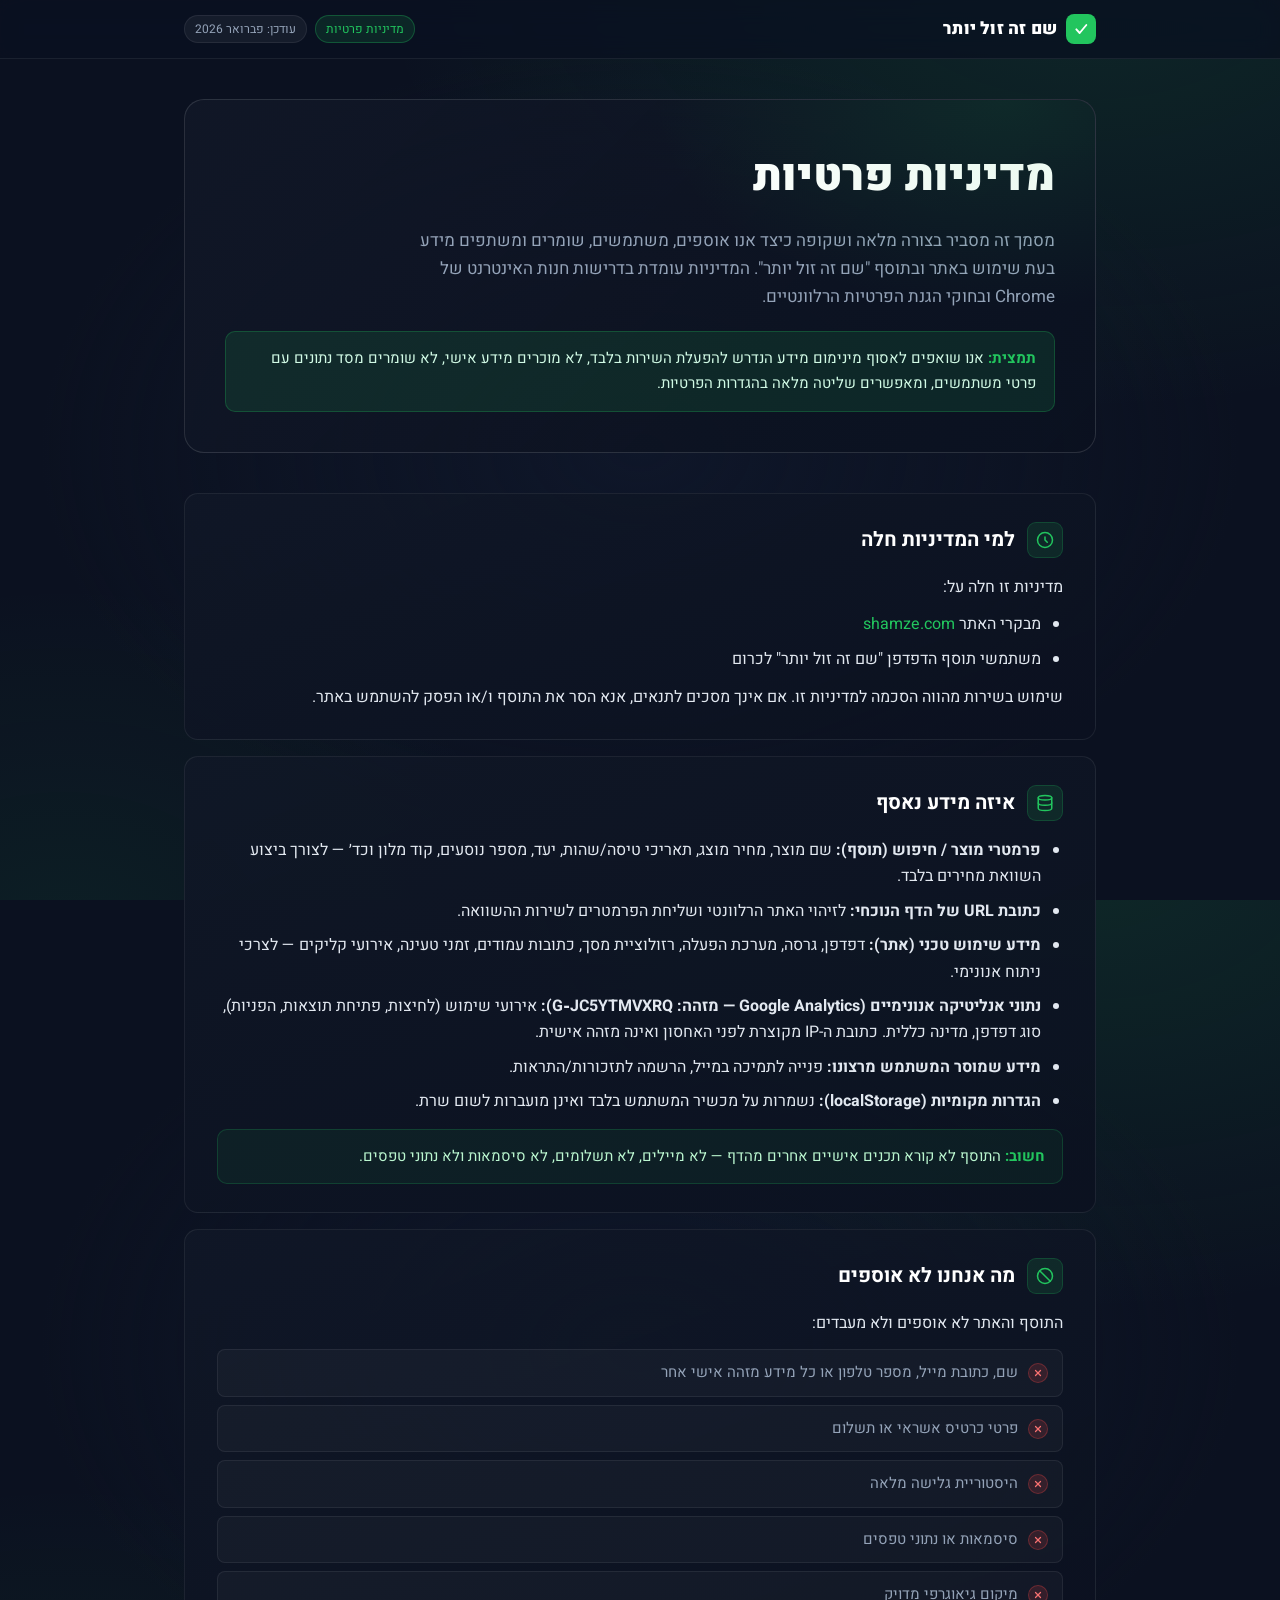
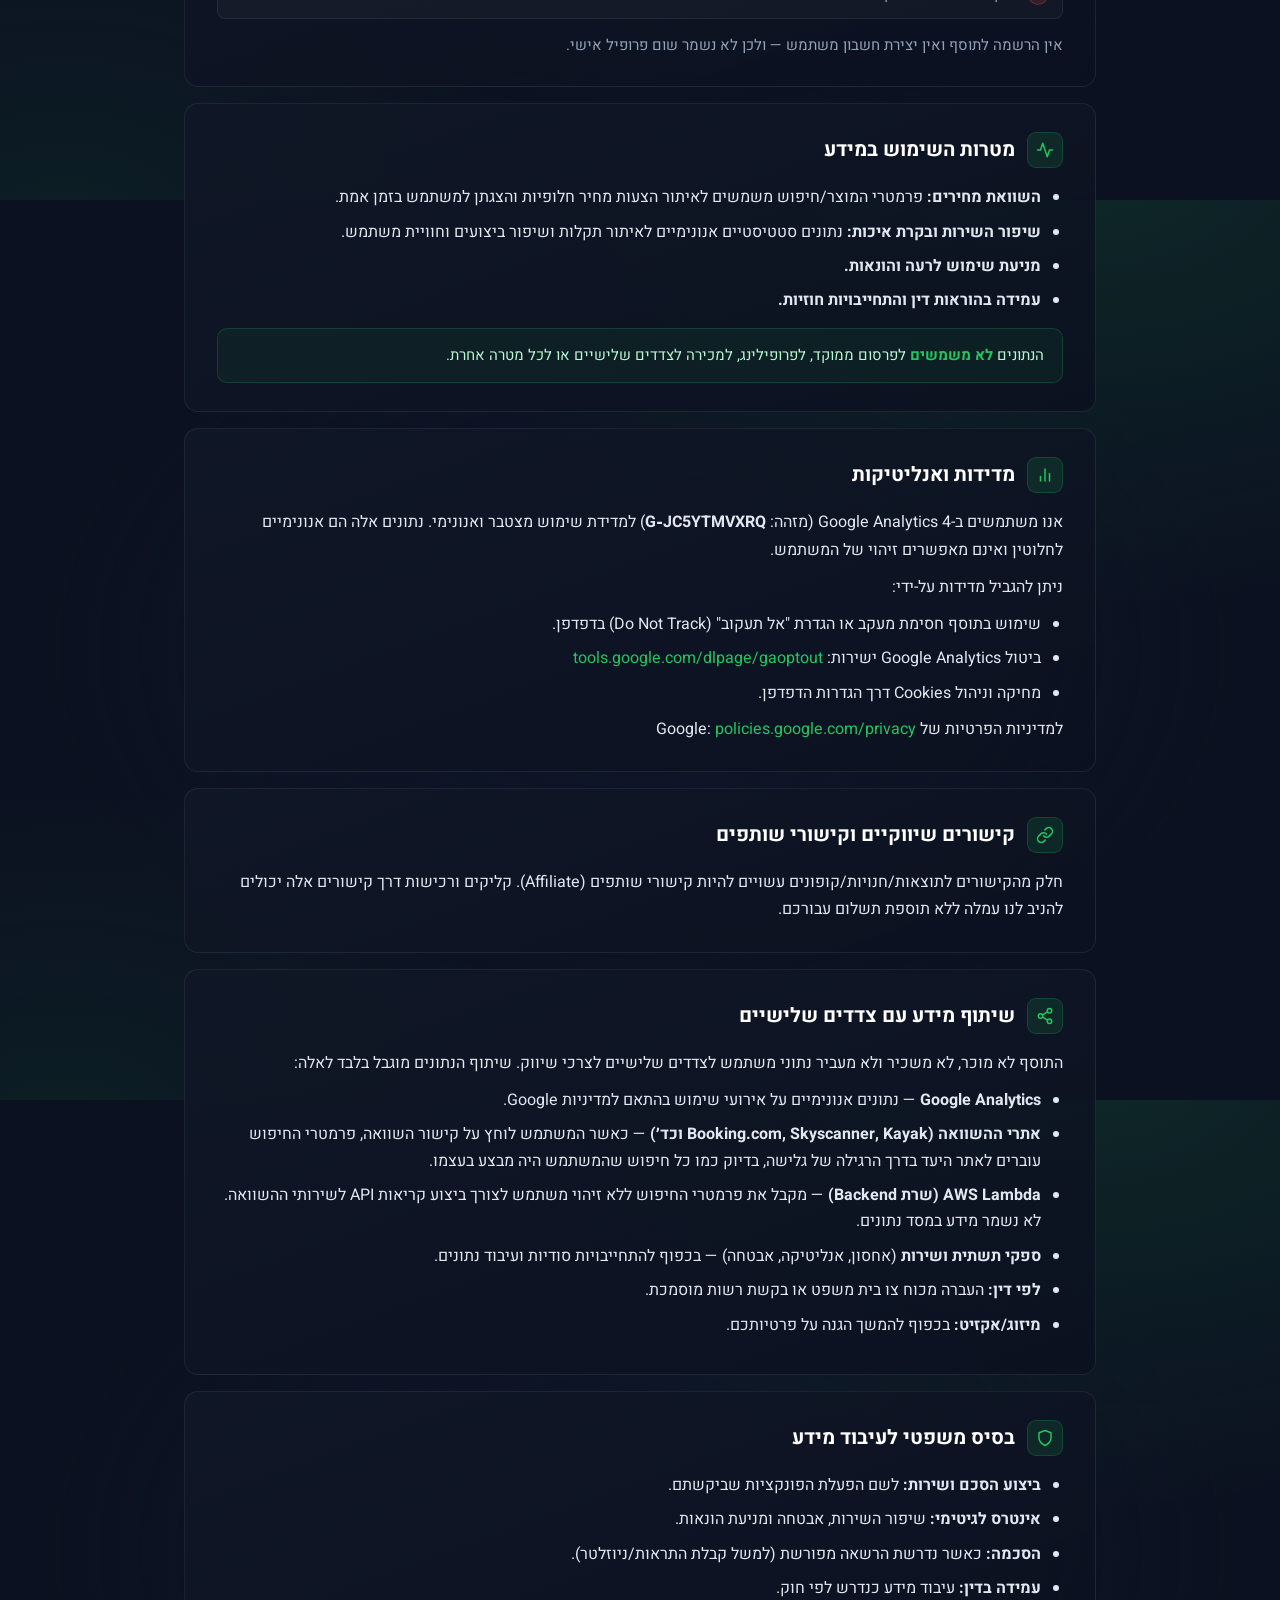
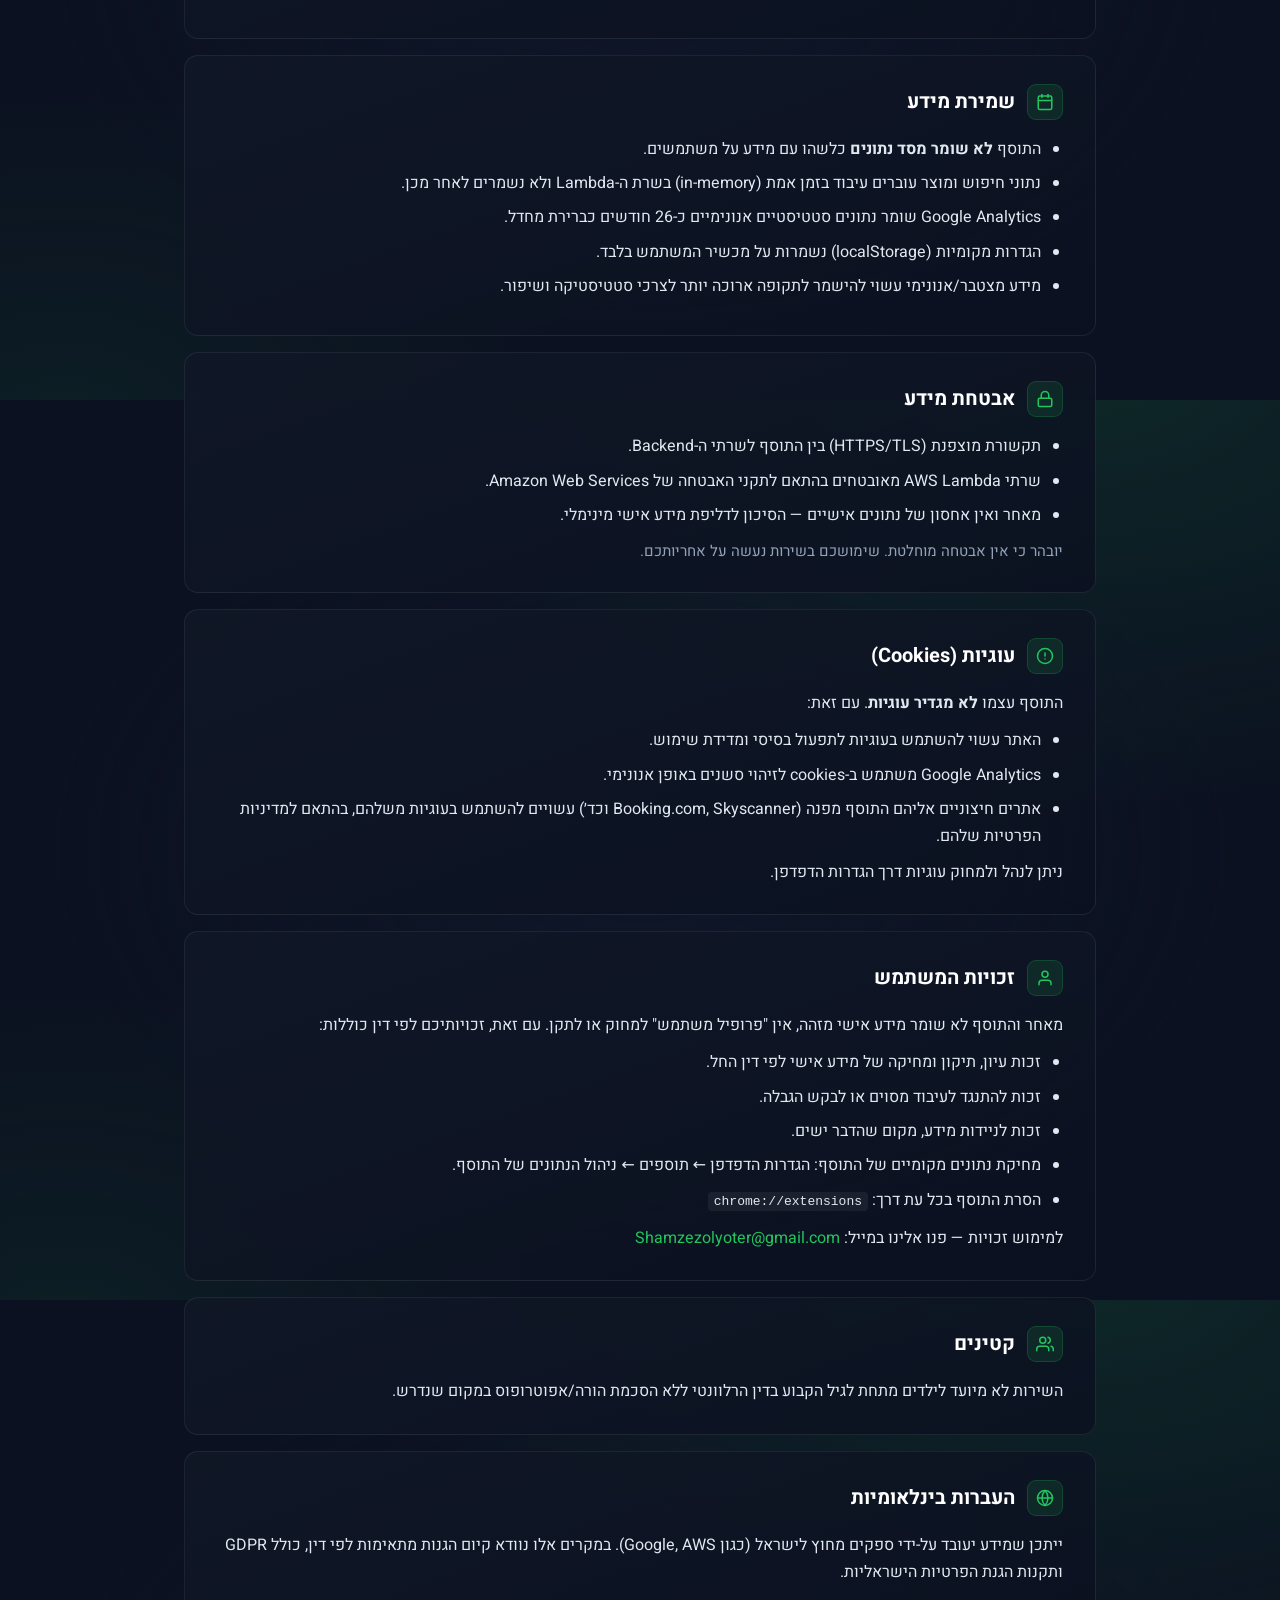
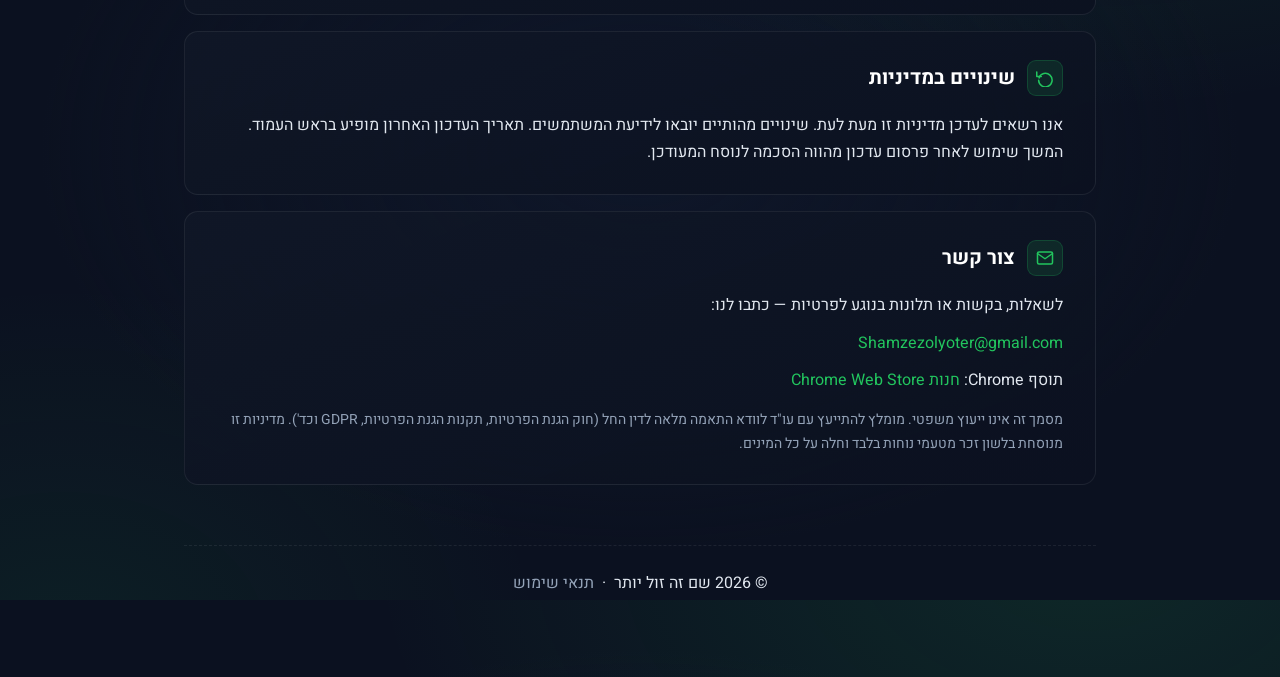
<file: legal/privacy.html>
<!DOCTYPE html>
<html lang="he" dir="rtl">
<head>
  <meta charset="utf-8" />
  <meta name="viewport" content="width=device-width, initial-scale=1" />
  <title>מדיניות פרטיות – שם זה זול יותר</title>
  <meta name="description" content="מדיניות הפרטיות של האתר והתוסף 'שם זה זול יותר'" />
  <link rel="preconnect" href="https://fonts.googleapis.com" />
  <link rel="preconnect" href="https://fonts.gstatic.com" crossorigin />
  <link href="https://fonts.googleapis.com/css2?family=Heebo:wght@400;500;700;900&display=swap" rel="stylesheet" />
  <style>
    :root {
      --bg: #0b1120;
      --surface: #111827;
      --surface2: #0f172a;
      --text: #e2e8f0;
      --muted: #94a3b8;
      --primary: #22c55e;
      --primary-dim: rgba(34,197,94,.12);
      --primary-glow: rgba(34,197,94,.25);
      --border: rgba(255,255,255,.07);
      --border-strong: rgba(255,255,255,.12);
      --radius: 14px;
    }

    *, *::before, *::after { box-sizing: border-box; margin: 0; padding: 0; }

    html, body { height: 100%; }

    body {
      font-family: 'Heebo', system-ui, sans-serif;
      background-color: var(--bg);
      background-image:
        radial-gradient(ellipse 1100px 700px at 85% -5%, rgba(34,197,94,.13) 0%, transparent 65%),
        radial-gradient(ellipse 800px 600px at 5% 105%, rgba(34,197,94,.08) 0%, transparent 60%),
        radial-gradient(ellipse 600px 400px at 50% 50%, rgba(15,23,42,.9) 0%, transparent 100%);
      color: var(--text);
      line-height: 1.7;
    }

    a { color: var(--primary); text-decoration: none; transition: opacity .15s; }
    a:hover { opacity: .8; text-decoration: underline; }

    /* ── HEADER ── */
    header {
      position: sticky; top: 0; z-index: 100;
      backdrop-filter: blur(12px) saturate(1.5);
      background: rgba(11,17,32,.8);
      border-bottom: 1px solid var(--border);
    }
    .header-inner {
      max-width: 960px; margin: 0 auto;
      padding: 14px 24px;
      display: flex; align-items: center; gap: 14px; flex-wrap: wrap;
    }
    .logo {
      display: inline-flex; align-items: center; gap: 9px;
      font-weight: 900; font-size: 17px; color: #fff; letter-spacing: .2px;
    }
    .logo-icon {
      width: 30px; height: 30px; background: var(--primary);
      border-radius: 8px; display: grid; place-items: center; flex-shrink: 0;
    }
    .header-badges { display: flex; gap: 8px; flex-wrap: wrap; margin-right: auto; }
    .badge {
      font-size: 12px; color: var(--muted); background: rgba(255,255,255,.05);
      border: 1px solid var(--border); border-radius: 999px; padding: 3px 10px;
    }
    .badge.green { color: var(--primary); border-color: rgba(34,197,94,.3); background: var(--primary-dim); }

    /* ── LAYOUT ── */
    .container { max-width: 960px; margin: 0 auto; padding: 40px 24px 80px; }

    /* ── HERO ── */
    .hero {
      margin-bottom: 40px;
      padding: 40px;
      background: linear-gradient(135deg, rgba(17,24,39,.9), rgba(11,17,32,.95));
      border: 1px solid var(--border-strong);
      border-radius: 20px;
      position: relative; overflow: hidden;
    }
    .hero::before {
      content: '';
      position: absolute; inset: 0;
      background: radial-gradient(ellipse 500px 300px at 90% 0%, var(--primary-dim), transparent 70%);
      pointer-events: none;
    }
    .hero h1 { font-size: clamp(28px, 4vw, 44px); font-weight: 900; margin-bottom: 12px; color: #fff; }
    .hero .sub { color: var(--muted); font-size: 17px; max-width: 640px; line-height: 1.65; }
    .hero .notice {
      margin-top: 20px;
      padding: 14px 18px;
      background: var(--primary-dim);
      border: 1px solid rgba(34,197,94,.25);
      border-radius: 10px;
      font-size: 15px;
      color: #d1fae5;
    }
    .hero .notice strong { color: var(--primary); }

    /* ── SECTION GRID ── */
    .grid { display: grid; gap: 16px; }

    /* ── PANEL ── */
    .panel {
      background: linear-gradient(160deg, rgba(17,24,39,.85), rgba(11,17,32,.9));
      border: 1px solid var(--border);
      border-radius: var(--radius);
      padding: 28px 32px;
      transition: border-color .2s;
    }
    .panel:hover { border-color: var(--border-strong); }

    .panel-header {
      display: flex; align-items: center; gap: 12px; margin-bottom: 16px;
    }
    .panel-icon {
      width: 36px; height: 36px; border-radius: 9px;
      background: var(--primary-dim); border: 1px solid rgba(34,197,94,.2);
      display: grid; place-items: center; flex-shrink: 0;
    }
    .panel-icon svg { color: var(--primary); }

    h2 {
      font-size: clamp(17px, 2vw, 20px); font-weight: 700; color: #fff;
    }

    p { font-size: 16px; color: var(--text); margin-bottom: 10px; }
    p:last-child { margin-bottom: 0; }

    ul, ol { padding-inline-start: 22px; }
    li {
      font-size: 16px; color: var(--text); margin: 8px 0; line-height: 1.65;
    }
    li strong { color: #e2e8f0; }

    /* ── HIGHLIGHT BOX ── */
    .highlight-box {
      background: rgba(34,197,94,.07);
      border: 1px solid rgba(34,197,94,.2);
      border-radius: 10px;
      padding: 14px 18px;
      margin-top: 14px;
      font-size: 15px;
      color: #bbf7d0;
    }
    .highlight-box strong { color: var(--primary); }

    /* ── TAG ROW ── */
    .tag-row { display: flex; flex-wrap: wrap; gap: 8px; margin-top: 12px; }
    .tag {
      background: rgba(255,255,255,.05); border: 1px solid var(--border);
      border-radius: 999px; padding: 4px 12px; font-size: 13px; color: var(--muted);
    }

    /* ── NOT COLLECTED TABLE ── */
    .not-collected {
      display: grid; gap: 8px; margin-top: 12px;
    }
    .not-collected-item {
      display: flex; align-items: center; gap: 10px;
      background: rgba(255,255,255,.03); border: 1px solid var(--border);
      border-radius: 8px; padding: 10px 14px; font-size: 15px; color: var(--muted);
    }
    .not-collected-item .x {
      width: 20px; height: 20px; border-radius: 50%;
      background: rgba(239,68,68,.15); border: 1px solid rgba(239,68,68,.3);
      display: grid; place-items: center; flex-shrink: 0;
    }
    .not-collected-item .x svg { color: #f87171; }

    /* ── FOOTER ── */
    footer {
      text-align: center; margin-top: 60px; padding-top: 24px;
      border-top: 1px dashed var(--border); color: var(--muted); font-size: 14px;
    }
    footer a { color: var(--muted); }
    footer a:hover { color: var(--primary); }

    @media (max-width: 600px) {
      .panel { padding: 20px 18px; }
      .hero { padding: 28px 20px; }
    }
  </style>
</head>
<body>

  <header>
    <div class="header-inner">
      <div class="logo">
        <div class="logo-icon" aria-hidden="true">
          <svg width="16" height="16" viewBox="0 0 24 24" fill="none" stroke="white" stroke-width="2.8" stroke-linecap="round" stroke-linejoin="round">
            <path d="M5 12.5 10 18 20 6"/>
          </svg>
        </div>
        שם זה זול יותר
      </div>
      <div class="header-badges">
        <span class="badge green">מדיניות פרטיות</span>
        <span class="badge">עודכן: פברואר 2026</span>
      </div>
    </div>
  </header>

  <main class="container">

    <!-- HERO -->
    <section class="hero" aria-labelledby="title">
      <h1 id="title">מדיניות פרטיות</h1>
      <p class="sub">מסמך זה מסביר בצורה מלאה ושקופה כיצד אנו אוספים, משתמשים, שומרים ומשתפים מידע בעת שימוש באתר ובתוסף "שם זה זול יותר". המדיניות עומדת בדרישות חנות האינטרנט של Chrome ובחוקי הגנת הפרטיות הרלוונטיים.</p>
      <div class="notice">
        <strong>תמצית:</strong> אנו שואפים לאסוף מינימום מידע הנדרש להפעלת השירות בלבד, לא מוכרים מידע אישי, לא שומרים מסד נתונים עם פרטי משתמשים, ומאפשרים שליטה מלאה בהגדרות הפרטיות.
      </div>
    </section>

    <div class="grid">

      <!-- SCOPE -->
      <div class="panel">
        <div class="panel-header">
          <div class="panel-icon" aria-hidden="true">
            <svg width="18" height="18" viewBox="0 0 24 24" fill="none" stroke="currentColor" stroke-width="2" stroke-linecap="round" stroke-linejoin="round"><circle cx="12" cy="12" r="10"/><path d="M12 8v4l3 3"/></svg>
          </div>
          <h2 id="scope">למי המדיניות חלה</h2>
        </div>
        <p>מדיניות זו חלה על:</p>
        <ul>
          <li>מבקרי האתר <a href="https://shamze.com" target="_blank" rel="noopener">shamze.com</a></li>
          <li>משתמשי תוסף הדפדפן "שם זה זול יותר" לכרום</li>
        </ul>
        <p style="margin-top:12px">שימוש בשירות מהווה הסכמה למדיניות זו. אם אינך מסכים לתנאים, אנא הסר את התוסף ו/או הפסק להשתמש באתר.</p>
      </div>

      <!-- DATA COLLECTED -->
      <div class="panel">
        <div class="panel-header">
          <div class="panel-icon" aria-hidden="true">
            <svg width="18" height="18" viewBox="0 0 24 24" fill="none" stroke="currentColor" stroke-width="2" stroke-linecap="round" stroke-linejoin="round"><ellipse cx="12" cy="5" rx="9" ry="3"/><path d="M3 5v14c0 1.66 4.03 3 9 3s9-1.34 9-3V5"/><path d="M3 12c0 1.66 4.03 3 9 3s9-1.34 9-3"/></svg>
          </div>
          <h2 id="data">איזה מידע נאסף</h2>
        </div>

        <ul>
          <li>
            <strong>פרמטרי מוצר / חיפוש (תוסף):</strong> שם מוצר, מחיר מוצג, תאריכי טיסה/שהות, יעד, מספר נוסעים, קוד מלון וכד׳ — לצורך ביצוע השוואת מחירים בלבד.
          </li>
          <li>
            <strong>כתובת URL של הדף הנוכחי:</strong> לזיהוי האתר הרלוונטי ושליחת הפרמטרים לשירות ההשוואה.
          </li>
          <li>
            <strong>מידע שימוש טכני (אתר):</strong> דפדפן, גרסה, מערכת הפעלה, רזולוציית מסך, כתובות עמודים, זמני טעינה, אירועי קליקים — לצרכי ניתוח אנונימי.
          </li>
          <li>
            <strong>נתוני אנליטיקה אנונימיים (Google Analytics — מזהה: G‑JC5YTMVXRQ):</strong> אירועי שימוש (לחיצות, פתיחת תוצאות, הפניות), סוג דפדפן, מדינה כללית. כתובת ה-IP מקוצרת לפני האחסון ואינה מזהה אישית.
          </li>
          <li>
            <strong>מידע שמוסר המשתמש מרצונו:</strong> פנייה לתמיכה במייל, הרשמה לתזכורות/התראות.
          </li>
          <li>
            <strong>הגדרות מקומיות (localStorage):</strong> נשמרות על מכשיר המשתמש בלבד ואינן מועברות לשום שרת.
          </li>
        </ul>

        <div class="highlight-box">
          <strong>חשוב:</strong> התוסף לא קורא תכנים אישיים אחרים מהדף — לא מיילים, לא תשלומים, לא סיסמאות ולא נתוני טפסים.
        </div>
      </div>

      <!-- NOT COLLECTED -->
      <div class="panel">
        <div class="panel-header">
          <div class="panel-icon" aria-hidden="true">
            <svg width="18" height="18" viewBox="0 0 24 24" fill="none" stroke="currentColor" stroke-width="2" stroke-linecap="round" stroke-linejoin="round"><circle cx="12" cy="12" r="10"/><line x1="4.93" y1="4.93" x2="19.07" y2="19.07"/></svg>
          </div>
          <h2>מה אנחנו לא אוספים</h2>
        </div>
        <p>התוסף והאתר לא אוספים ולא מעבדים:</p>
        <div class="not-collected">
          <div class="not-collected-item"><div class="x"><svg width="10" height="10" viewBox="0 0 24 24" fill="none" stroke="currentColor" stroke-width="3" stroke-linecap="round"><line x1="18" y1="6" x2="6" y2="18"/><line x1="6" y1="6" x2="18" y2="18"/></svg></div>שם, כתובת מייל, מספר טלפון או כל מידע מזהה אישי אחר</div>
          <div class="not-collected-item"><div class="x"><svg width="10" height="10" viewBox="0 0 24 24" fill="none" stroke="currentColor" stroke-width="3" stroke-linecap="round"><line x1="18" y1="6" x2="6" y2="18"/><line x1="6" y1="6" x2="18" y2="18"/></svg></div>פרטי כרטיס אשראי או תשלום</div>
          <div class="not-collected-item"><div class="x"><svg width="10" height="10" viewBox="0 0 24 24" fill="none" stroke="currentColor" stroke-width="3" stroke-linecap="round"><line x1="18" y1="6" x2="6" y2="18"/><line x1="6" y1="6" x2="18" y2="18"/></svg></div>היסטוריית גלישה מלאה</div>
          <div class="not-collected-item"><div class="x"><svg width="10" height="10" viewBox="0 0 24 24" fill="none" stroke="currentColor" stroke-width="3" stroke-linecap="round"><line x1="18" y1="6" x2="6" y2="18"/><line x1="6" y1="6" x2="18" y2="18"/></svg></div>סיסמאות או נתוני טפסים</div>
          <div class="not-collected-item"><div class="x"><svg width="10" height="10" viewBox="0 0 24 24" fill="none" stroke="currentColor" stroke-width="3" stroke-linecap="round"><line x1="18" y1="6" x2="6" y2="18"/><line x1="6" y1="6" x2="18" y2="18"/></svg></div>מיקום גיאוגרפי מדויק</div>
        </div>
        <p style="margin-top:14px; color:var(--muted); font-size:15px">אין הרשמה לתוסף ואין יצירת חשבון משתמש — ולכן לא נשמר שום פרופיל אישי.</p>
      </div>

      <!-- PURPOSES -->
      <div class="panel">
        <div class="panel-header">
          <div class="panel-icon" aria-hidden="true">
            <svg width="18" height="18" viewBox="0 0 24 24" fill="none" stroke="currentColor" stroke-width="2" stroke-linecap="round" stroke-linejoin="round"><polyline points="22 12 18 12 15 21 9 3 6 12 2 12"/></svg>
          </div>
          <h2 id="purposes">מטרות השימוש במידע</h2>
        </div>
        <ul>
          <li><strong>השוואת מחירים:</strong> פרמטרי המוצר/חיפוש משמשים לאיתור הצעות מחיר חלופיות והצגתן למשתמש בזמן אמת.</li>
          <li><strong>שיפור השירות ובקרת איכות:</strong> נתונים סטטיסטיים אנונימיים לאיתור תקלות ושיפור ביצועים וחוויית משתמש.</li>
          <li><strong>מניעת שימוש לרעה והונאות.</strong></li>
          <li><strong>עמידה בהוראות דין והתחייבויות חוזיות.</strong></li>
        </ul>
        <div class="highlight-box" style="margin-top:14px">
          הנתונים <strong>לא משמשים</strong> לפרסום ממוקד, לפרופילינג, למכירה לצדדים שלישיים או לכל מטרה אחרת.
        </div>
      </div>

      <!-- ANALYTICS -->
      <div class="panel">
        <div class="panel-header">
          <div class="panel-icon" aria-hidden="true">
            <svg width="18" height="18" viewBox="0 0 24 24" fill="none" stroke="currentColor" stroke-width="2" stroke-linecap="round" stroke-linejoin="round"><line x1="18" y1="20" x2="18" y2="10"/><line x1="12" y1="20" x2="12" y2="4"/><line x1="6" y1="20" x2="6" y2="14"/></svg>
          </div>
          <h2 id="analytics">מדידות ואנליטיקות</h2>
        </div>
        <p>אנו משתמשים ב-Google Analytics 4 (מזהה: <strong>G‑JC5YTMVXRQ</strong>) למדידת שימוש מצטבר ואנונימי. נתונים אלה הם אנונימיים לחלוטין ואינם מאפשרים זיהוי של המשתמש.</p>
        <p>ניתן להגביל מדידות על-ידי:</p>
        <ul>
          <li>שימוש בתוסף חסימת מעקב או הגדרת "אל תעקוב" (Do Not Track) בדפדפן.</li>
          <li>ביטול Google Analytics ישירות: <a href="https://tools.google.com/dlpage/gaoptout" target="_blank" rel="noopener">tools.google.com/dlpage/gaoptout</a></li>
          <li>מחיקה וניהול Cookies דרך הגדרות הדפדפן.</li>
        </ul>
        <p style="margin-top:10px">למדיניות הפרטיות של Google: <a href="https://policies.google.com/privacy" target="_blank" rel="noopener">policies.google.com/privacy</a></p>
      </div>

      <!-- AFFILIATES -->
      <div class="panel">
        <div class="panel-header">
          <div class="panel-icon" aria-hidden="true">
            <svg width="18" height="18" viewBox="0 0 24 24" fill="none" stroke="currentColor" stroke-width="2" stroke-linecap="round" stroke-linejoin="round"><path d="M10 13a5 5 0 0 0 7.54.54l3-3a5 5 0 0 0-7.07-7.07l-1.72 1.71"/><path d="M14 11a5 5 0 0 0-7.54-.54l-3 3a5 5 0 0 0 7.07 7.07l1.71-1.71"/></svg>
          </div>
          <h2 id="affiliates">קישורים שיווקיים וקישורי שותפים</h2>
        </div>
        <p>חלק מהקישורים לתוצאות/חנויות/קופונים עשויים להיות קישורי שותפים (Affiliate). קליקים ורכישות דרך קישורים אלה יכולים להניב לנו עמלה ללא תוספת תשלום עבורכם.</p>

      </div>

      <!-- SHARING -->
      <div class="panel">
        <div class="panel-header">
          <div class="panel-icon" aria-hidden="true">
            <svg width="18" height="18" viewBox="0 0 24 24" fill="none" stroke="currentColor" stroke-width="2" stroke-linecap="round" stroke-linejoin="round"><circle cx="18" cy="5" r="3"/><circle cx="6" cy="12" r="3"/><circle cx="18" cy="19" r="3"/><line x1="8.59" y1="13.51" x2="15.42" y2="17.49"/><line x1="15.41" y1="6.51" x2="8.59" y2="10.49"/></svg>
          </div>
          <h2 id="sharing">שיתוף מידע עם צדדים שלישיים</h2>
        </div>
        <p>התוסף לא מוכר, לא משכיר ולא מעביר נתוני משתמש לצדדים שלישיים לצרכי שיווק. שיתוף הנתונים מוגבל בלבד לאלה:</p>
        <ul>
          <li><strong>Google Analytics</strong> — נתונים אנונימיים על אירועי שימוש בהתאם למדיניות Google.</li>
          <li><strong>אתרי ההשוואה (Booking.com, Skyscanner, Kayak וכד׳)</strong> — כאשר המשתמש לוחץ על קישור השוואה, פרמטרי החיפוש עוברים לאתר היעד בדרך הרגילה של גלישה, בדיוק כמו כל חיפוש שהמשתמש היה מבצע בעצמו.</li>
          <li><strong>AWS Lambda (שרת Backend)</strong> — מקבל את פרמטרי החיפוש ללא זיהוי משתמש לצורך ביצוע קריאות API לשירותי ההשוואה. לא נשמר מידע במסד נתונים.</li>
          <li><strong>ספקי תשתית ושירות</strong> (אחסון, אנליטיקה, אבטחה) — בכפוף להתחייבויות סודיות ועיבוד נתונים.</li>
          <li><strong>לפי דין:</strong> העברה מכוח צו בית משפט או בקשת רשות מוסמכת.</li>
          <li><strong>מיזוג/אקזיט:</strong> בכפוף להמשך הגנה על פרטיותכם.</li>
        </ul>
      </div>

      <!-- LEGAL BASIS -->
      <div class="panel">
        <div class="panel-header">
          <div class="panel-icon" aria-hidden="true">
            <svg width="18" height="18" viewBox="0 0 24 24" fill="none" stroke="currentColor" stroke-width="2" stroke-linecap="round" stroke-linejoin="round"><path d="M12 22s8-4 8-10V5l-8-3-8 3v7c0 6 8 10 8 10z"/></svg>
          </div>
          <h2 id="legal-basis">בסיס משפטי לעיבוד מידע</h2>
        </div>
        <ul>
          <li><strong>ביצוע הסכם ושירות:</strong> לשם הפעלת הפונקציות שביקשתם.</li>
          <li><strong>אינטרס לגיטימי:</strong> שיפור השירות, אבטחה ומניעת הונאות.</li>
          <li><strong>הסכמה:</strong> כאשר נדרשת הרשאה מפורשת (למשל קבלת התראות/ניוזלטר).</li>
          <li><strong>עמידה בדין:</strong> עיבוד מידע כנדרש לפי חוק.</li>
        </ul>
      </div>

      <!-- RETENTION -->
      <div class="panel">
        <div class="panel-header">
          <div class="panel-icon" aria-hidden="true">
            <svg width="18" height="18" viewBox="0 0 24 24" fill="none" stroke="currentColor" stroke-width="2" stroke-linecap="round" stroke-linejoin="round"><rect x="3" y="4" width="18" height="18" rx="2" ry="2"/><line x1="16" y1="2" x2="16" y2="6"/><line x1="8" y1="2" x2="8" y2="6"/><line x1="3" y1="10" x2="21" y2="10"/></svg>
          </div>
          <h2 id="retention">שמירת מידע</h2>
        </div>
        <ul>
          <li>התוסף <strong>לא שומר מסד נתונים</strong> כלשהו עם מידע על משתמשים.</li>
          <li>נתוני חיפוש ומוצר עוברים עיבוד בזמן אמת (in-memory) בשרת ה-Lambda ולא נשמרים לאחר מכן.</li>
          <li>Google Analytics שומר נתונים סטטיסטיים אנונימיים כ-26 חודשים כברירת מחדל.</li>
          <li>הגדרות מקומיות (localStorage) נשמרות על מכשיר המשתמש בלבד.</li>
          <li>מידע מצטבר/אנונימי עשוי להישמר לתקופה ארוכה יותר לצרכי סטטיסטיקה ושיפור.</li>
        </ul>
      </div>

      <!-- SECURITY -->
      <div class="panel">
        <div class="panel-header">
          <div class="panel-icon" aria-hidden="true">
            <svg width="18" height="18" viewBox="0 0 24 24" fill="none" stroke="currentColor" stroke-width="2" stroke-linecap="round" stroke-linejoin="round"><rect x="3" y="11" width="18" height="11" rx="2" ry="2"/><path d="M7 11V7a5 5 0 0 1 10 0v4"/></svg>
          </div>
          <h2 id="security">אבטחת מידע</h2>
        </div>
        <ul>
          <li>תקשורת מוצפנת (HTTPS/TLS) בין התוסף לשרתי ה-Backend.</li>
          <li>שרתי AWS Lambda מאובטחים בהתאם לתקני האבטחה של Amazon Web Services.</li>
          <li>מאחר ואין אחסון של נתונים אישיים — הסיכון לדליפת מידע אישי מינימלי.</li>
        </ul>
        <p style="margin-top:10px; color:var(--muted); font-size:15px">יובהר כי אין אבטחה מוחלטת. שימושכם בשירות נעשה על אחריותכם.</p>
      </div>

      <!-- COOKIES -->
      <div class="panel">
        <div class="panel-header">
          <div class="panel-icon" aria-hidden="true">
            <svg width="18" height="18" viewBox="0 0 24 24" fill="none" stroke="currentColor" stroke-width="2" stroke-linecap="round" stroke-linejoin="round"><circle cx="12" cy="12" r="10"/><path d="M12 8v4"/><line x1="12" y1="16" x2="12.01" y2="16"/></svg>
          </div>
          <h2 id="cookies">עוגיות (Cookies)</h2>
        </div>
        <p>התוסף עצמו <strong>לא מגדיר עוגיות</strong>. עם זאת:</p>
        <ul>
          <li>האתר עשוי להשתמש בעוגיות לתפעול בסיסי ומדידת שימוש.</li>
          <li>Google Analytics משתמש ב-cookies לזיהוי סשנים באופן אנונימי.</li>
          <li>אתרים חיצוניים אליהם התוסף מפנה (Booking.com, Skyscanner וכד׳) עשויים להשתמש בעוגיות משלהם, בהתאם למדיניות הפרטיות שלהם.</li>
        </ul>
        <p style="margin-top:10px">ניתן לנהל ולמחוק עוגיות דרך הגדרות הדפדפן.</p>
      </div>

      <!-- USER RIGHTS -->
      <div class="panel">
        <div class="panel-header">
          <div class="panel-icon" aria-hidden="true">
            <svg width="18" height="18" viewBox="0 0 24 24" fill="none" stroke="currentColor" stroke-width="2" stroke-linecap="round" stroke-linejoin="round"><path d="M20 21v-2a4 4 0 0 0-4-4H8a4 4 0 0 0-4 4v2"/><circle cx="12" cy="7" r="4"/></svg>
          </div>
          <h2 id="user-rights">זכויות המשתמש</h2>
        </div>
        <p>מאחר והתוסף לא שומר מידע אישי מזהה, אין "פרופיל משתמש" למחוק או לתקן. עם זאת, זכויותיכם לפי דין כוללות:</p>
        <ul>
          <li>זכות עיון, תיקון ומחיקה של מידע אישי לפי דין החל.</li>
          <li>זכות להתנגד לעיבוד מסוים או לבקש הגבלה.</li>
          <li>זכות לניידות מידע, מקום שהדבר ישים.</li>
          <li>מחיקת נתונים מקומיים של התוסף: הגדרות הדפדפן ← תוספים ← ניהול הנתונים של התוסף.</li>
          <li>הסרת התוסף בכל עת דרך: <code style="font-size:13px; background:rgba(255,255,255,.06); padding:2px 6px; border-radius:4px">chrome://extensions</code></li>
        </ul>
        <p style="margin-top:12px">למימוש זכויות — פנו אלינו במייל: <a href="mailto:Shamzezolyoter@gmail.com">Shamzezolyoter@gmail.com</a></p>
      </div>

      <!-- CHILDREN -->
      <div class="panel">
        <div class="panel-header">
          <div class="panel-icon" aria-hidden="true">
            <svg width="18" height="18" viewBox="0 0 24 24" fill="none" stroke="currentColor" stroke-width="2" stroke-linecap="round" stroke-linejoin="round"><path d="M17 21v-2a4 4 0 0 0-4-4H5a4 4 0 0 0-4 4v2"/><circle cx="9" cy="7" r="4"/><path d="M23 21v-2a4 4 0 0 0-3-3.87"/><path d="M16 3.13a4 4 0 0 1 0 7.75"/></svg>
          </div>
          <h2 id="children">קטינים</h2>
        </div>
        <p>השירות לא מיועד לילדים מתחת לגיל הקבוע בדין הרלוונטי ללא הסכמת הורה/אפוטרופוס במקום שנדרש.</p>
      </div>

      <!-- INTERNATIONAL -->
      <div class="panel">
        <div class="panel-header">
          <div class="panel-icon" aria-hidden="true">
            <svg width="18" height="18" viewBox="0 0 24 24" fill="none" stroke="currentColor" stroke-width="2" stroke-linecap="round" stroke-linejoin="round"><circle cx="12" cy="12" r="10"/><line x1="2" y1="12" x2="22" y2="12"/><path d="M12 2a15.3 15.3 0 0 1 4 10 15.3 15.3 0 0 1-4 10 15.3 15.3 0 0 1-4-10 15.3 15.3 0 0 1 4-10z"/></svg>
          </div>
          <h2 id="international">העברות בינלאומיות</h2>
        </div>
        <p>ייתכן שמידע יעובד על-ידי ספקים מחוץ לישראל (כגון Google, AWS). במקרים אלו נוודא קיום הגנות מתאימות לפי דין, כולל GDPR ותקנות הגנת הפרטיות הישראליות.</p>
      </div>

      <!-- CHANGES -->
      <div class="panel">
        <div class="panel-header">
          <div class="panel-icon" aria-hidden="true">
            <svg width="18" height="18" viewBox="0 0 24 24" fill="none" stroke="currentColor" stroke-width="2" stroke-linecap="round" stroke-linejoin="round"><polyline points="1 4 1 10 7 10"/><path d="M3.51 15a9 9 0 1 0 .49-3.12"/></svg>
          </div>
          <h2 id="changes">שינויים במדיניות</h2>
        </div>
        <p>אנו רשאים לעדכן מדיניות זו מעת לעת. שינויים מהותיים יובאו לידיעת המשתמשים. תאריך העדכון האחרון מופיע בראש העמוד. המשך שימוש לאחר פרסום עדכון מהווה הסכמה לנוסח המעודכן.</p>
      </div>

      <!-- CONTACT -->
      <div class="panel">
        <div class="panel-header">
          <div class="panel-icon" aria-hidden="true">
            <svg width="18" height="18" viewBox="0 0 24 24" fill="none" stroke="currentColor" stroke-width="2" stroke-linecap="round" stroke-linejoin="round"><path d="M4 4h16c1.1 0 2 .9 2 2v12c0 1.1-.9 2-2 2H4c-1.1 0-2-.9-2-2V6c0-1.1.9-2 2-2z"/><polyline points="22,6 12,13 2,6"/></svg>
          </div>
          <h2 id="contact">צור קשר</h2>
        </div>
        <p>לשאלות, בקשות או תלונות בנוגע לפרטיות — כתבו לנו:</p>
        <p><a href="mailto:Shamzezolyoter@gmail.com">Shamzezolyoter@gmail.com</a></p>
        <p>תוסף Chrome: <a href="https://chromewebstore.google.com/detail/neigoggljhfnodeneidndcflnclldnpm" target="_blank" rel="noopener">חנות Chrome Web Store</a></p>
        <p style="margin-top:14px; color:var(--muted); font-size:14px">מסמך זה אינו ייעוץ משפטי. מומלץ להתייעץ עם עו"ד לוודא התאמה מלאה לדין החל (חוק הגנת הפרטיות, תקנות הגנת הפרטיות, GDPR וכד'). מדיניות זו מנוסחת בלשון זכר מטעמי נוחות בלבד וחלה על כל המינים.</p>
      </div>

    </div><!-- /grid -->

    <footer>
      <p>© <span id="year"></span> שם זה זול יותר &nbsp;·&nbsp; <a href="/legal/terms.html">תנאי שימוש</a></p>
    </footer>

  </main>

  <script>document.getElementById('year').textContent = new Date().getFullYear();</script>
</body>
</html>
</file>
